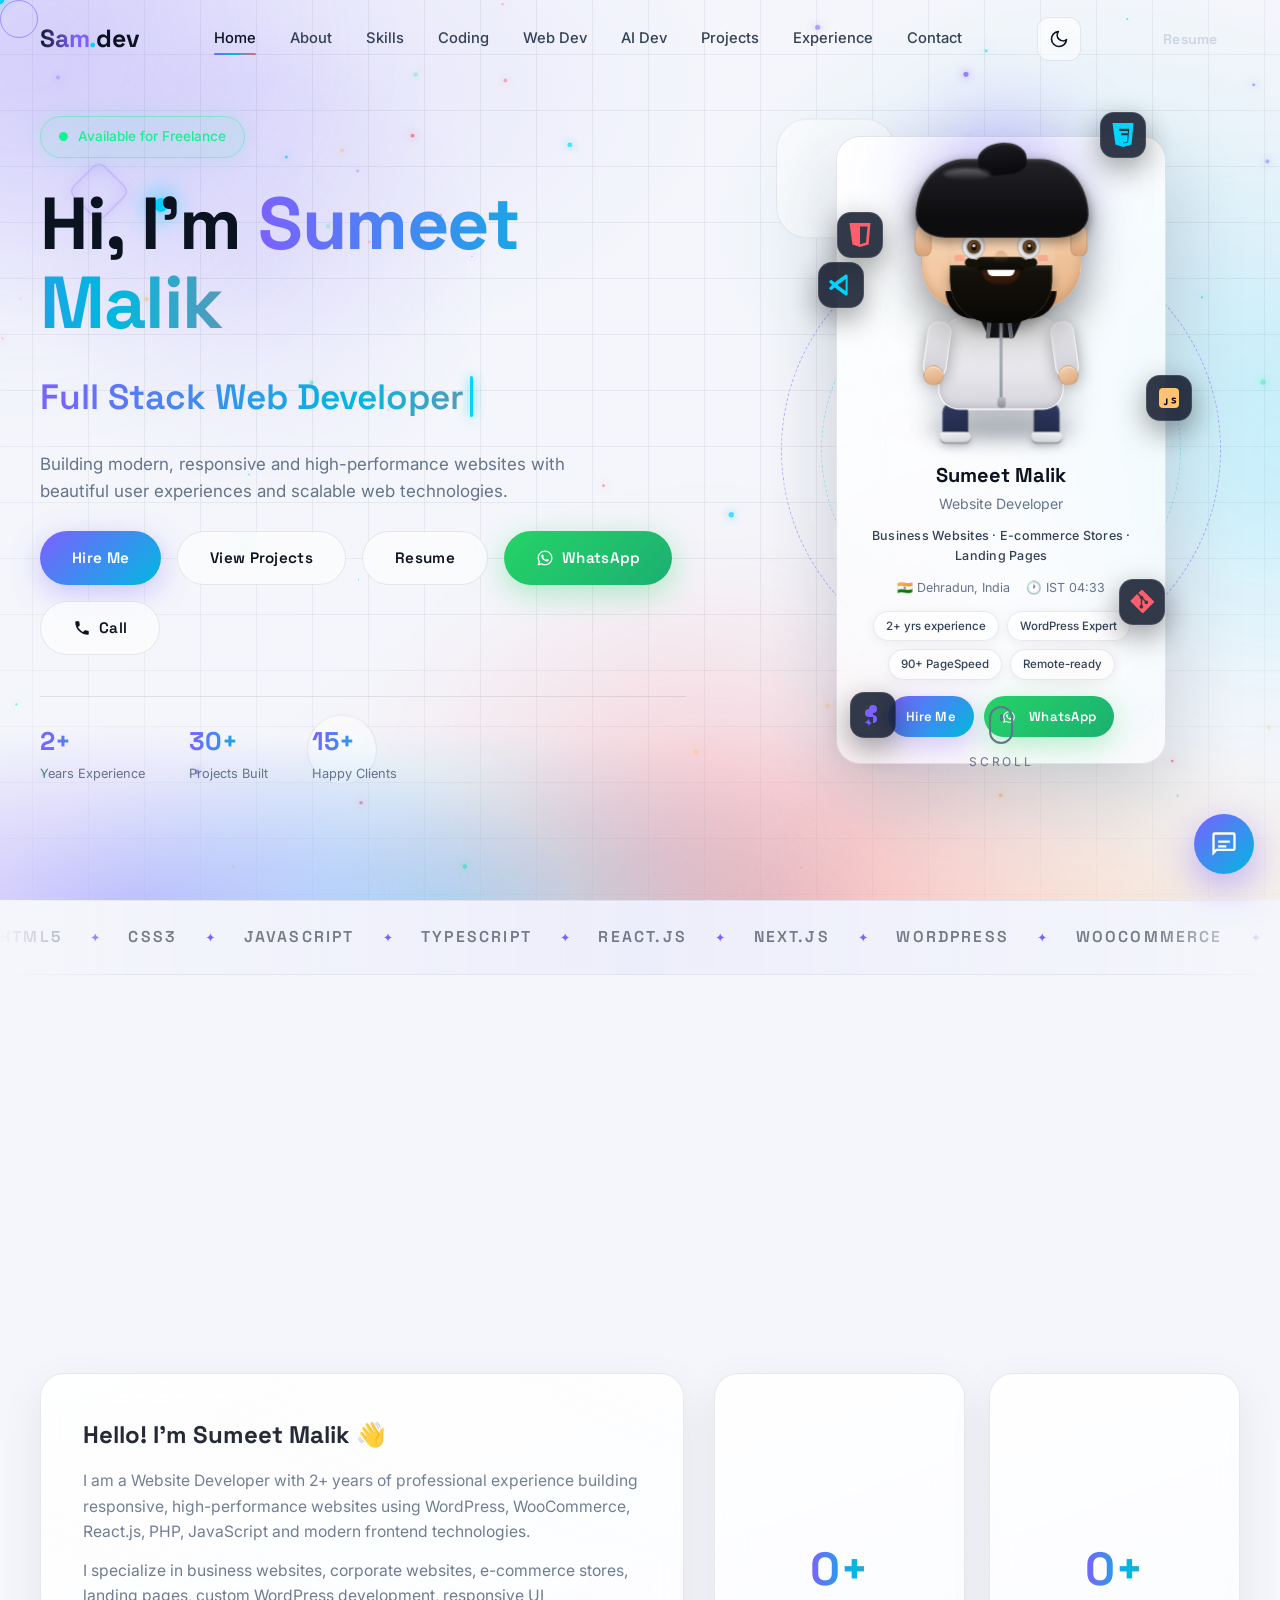
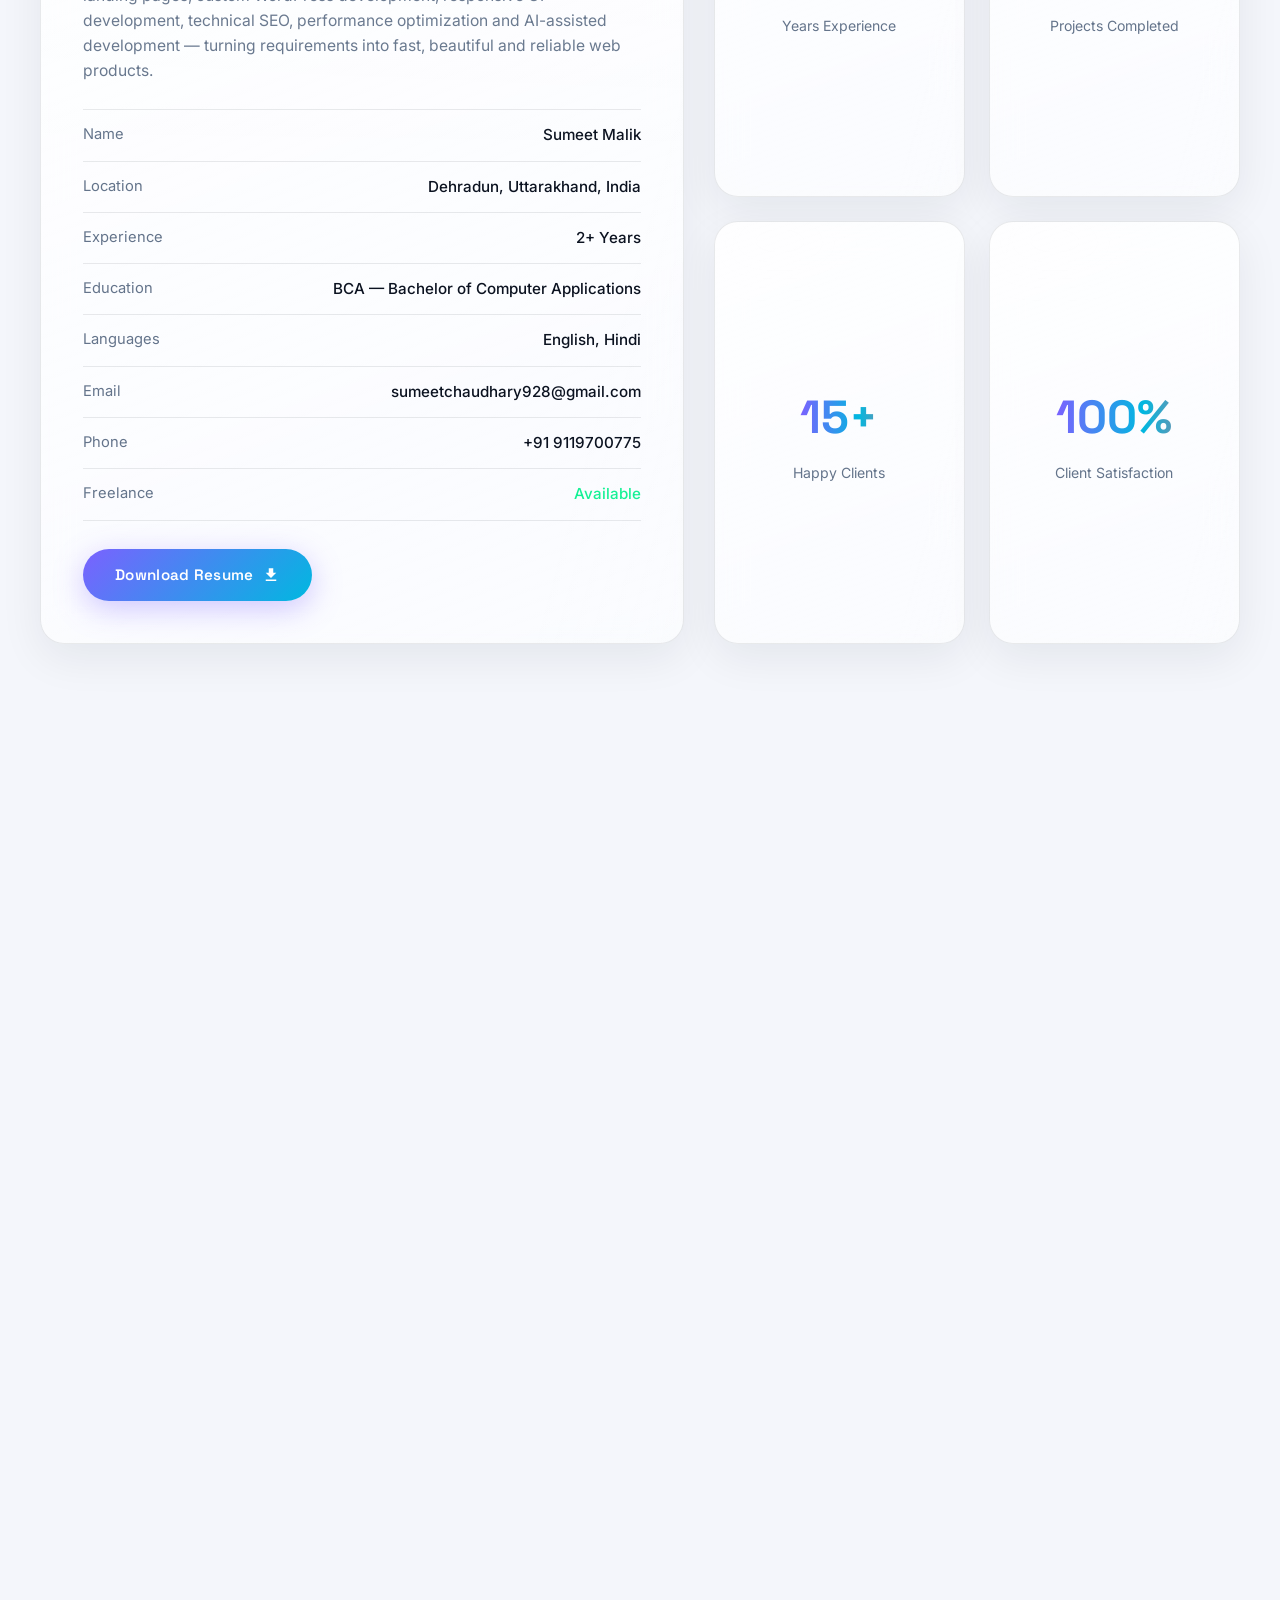
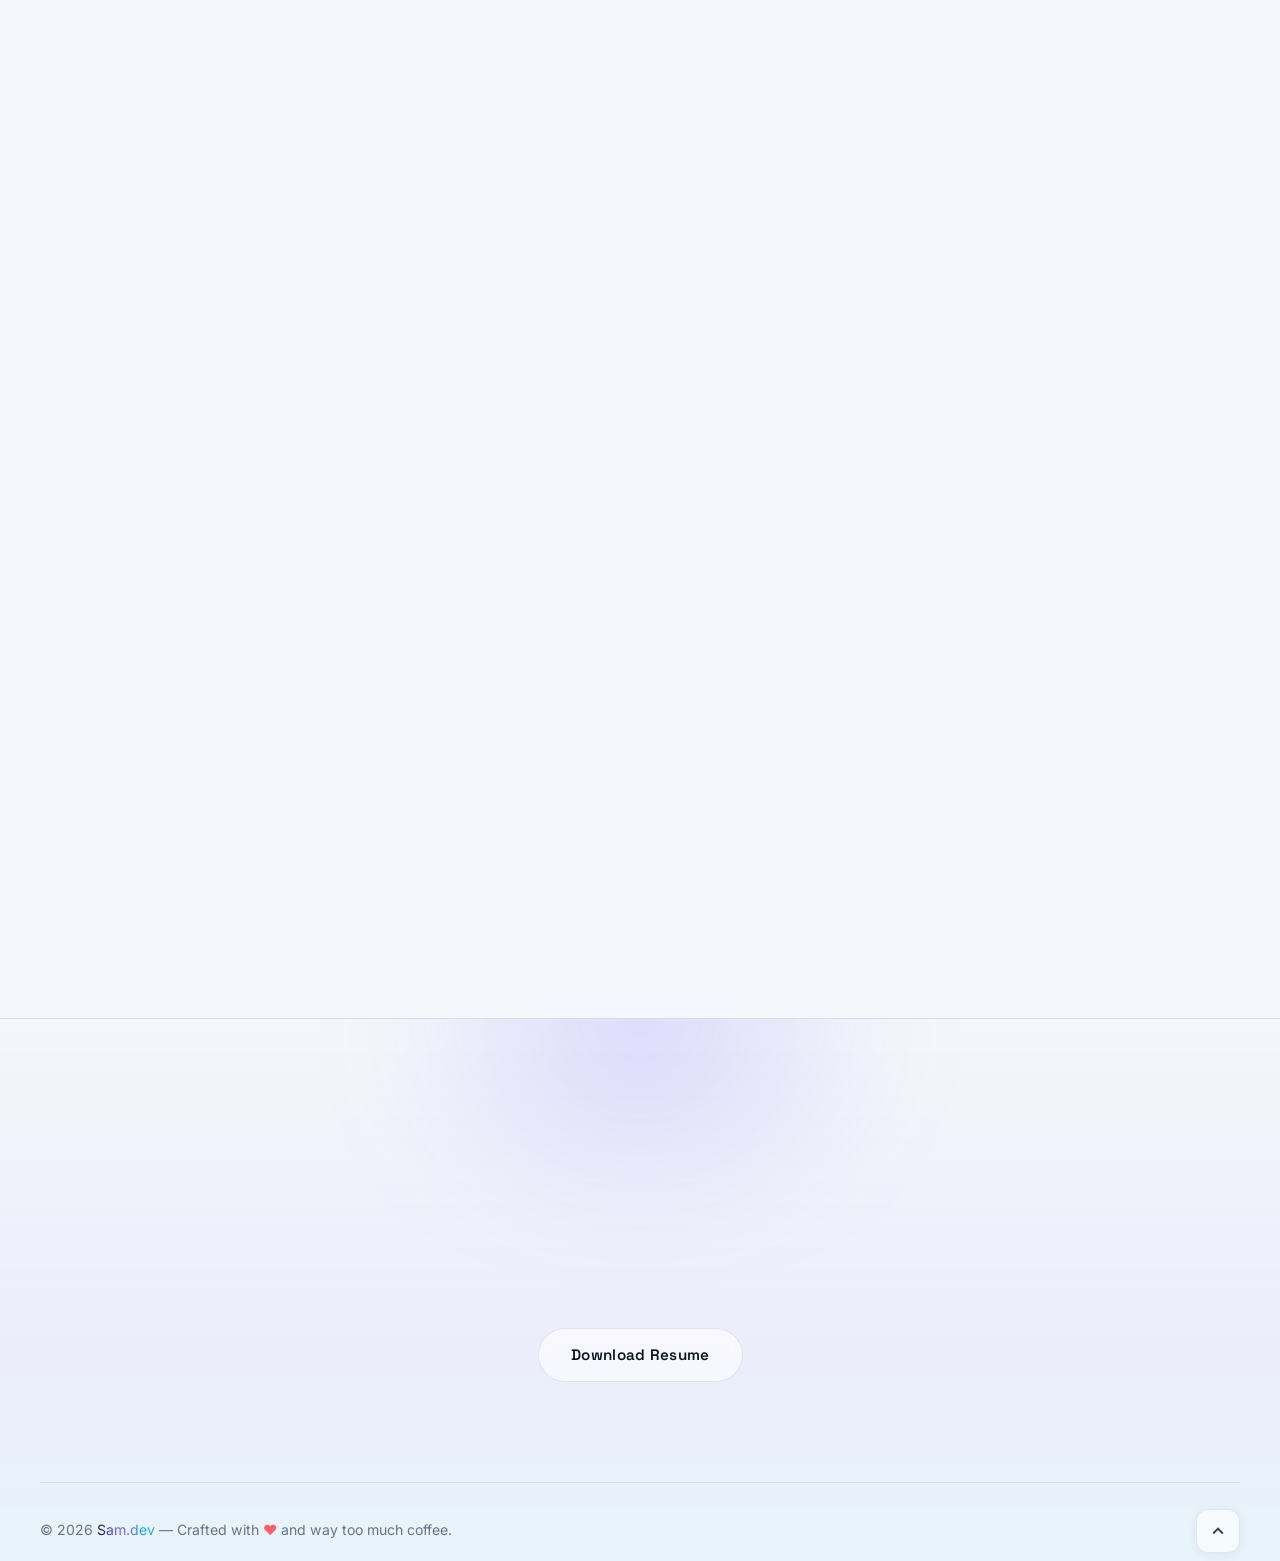
<file: index.html>
<!DOCTYPE html>
<html lang="en">
<head>
  <meta charset="UTF-8" />
  <meta name="viewport" content="width=device-width, initial-scale=1.0, viewport-fit=cover" />
  <meta name="description" content="Sumeet Malik — Full Stack Web Developer & WordPress Developer building modern, responsive and high-performance websites." />
  <meta name="author" content="Sumeet Malik" />
  <meta name="theme-color" content="#050816" />
  <meta name="keywords" content="Sumeet Malik, Full Stack Developer, WordPress Developer, Frontend Developer, Website Developer, Web Developer Dehradun" />
  <meta name="mobile-web-app-capable" content="yes" />
  <meta name="apple-mobile-web-app-capable" content="yes" />
  <meta name="apple-mobile-web-app-status-bar-style" content="black-translucent" />
  <meta name="apple-mobile-web-app-title" content="Sam.dev" />
  <meta name="format-detection" content="telephone=yes" />
  <link rel="apple-touch-icon" href="apple-touch-icon.png" />

  <!-- Open Graph -->
  <meta property="og:type" content="website" />
  <meta property="og:title" id="og-title" content="Sumeet Malik | Full Stack Web Developer" />
  <meta property="og:description" id="og-description" content="Building modern, responsive and high-performance websites with beautiful user experiences and scalable web technologies." />
  <meta property="og:url" id="og-url" content="https://samchaudhary09.github.io/portfolio/" />

  <!-- Twitter -->
  <meta name="twitter:card" content="summary" />
  <meta name="twitter:title" id="tw-title" content="Sumeet Malik | Full Stack Web Developer" />
  <meta name="twitter:description" id="tw-description" content="Building modern, responsive and high-performance websites with beautiful user experiences and scalable web technologies." />

  <title>Sumeet Malik | Full Stack Web Developer & WordPress Developer</title>

  <!-- JSON-LD Person schema — rebuilt from the config object by script.js -->
  <script type="application/ld+json" id="person-jsonld">
  {
    "@context": "https://schema.org",
    "@type": "Person",
    "name": "Sumeet Malik",
    "jobTitle": "Full Stack Web Developer",
    "url": "https://samchaudhary09.github.io/portfolio/",
    "email": "mailto:sumeetchaudhary928@gmail.com",
    "telephone": "+91 9119700775"
  }
  </script>

  <!-- Google Fonts: Space Grotesk (display) + Inter (body) -->
  <link rel="preconnect" href="https://fonts.googleapis.com" />
  <link rel="preconnect" href="https://fonts.gstatic.com" crossorigin />
  <link href="https://fonts.googleapis.com/css2?family=Inter:wght@300;400;500;600;700&family=Space+Grotesk:wght@400;500;600;700&display=swap" rel="stylesheet" />

  <link rel="stylesheet" href="style.css?v=13" />

  <!-- Theme bootstrap: apply saved/system theme before the page paints -->
  <script>
    (function () {
      try {
        var saved = localStorage.getItem('sam-theme');
        var theme = saved || (window.matchMedia('(prefers-color-scheme: light)').matches ? 'light' : 'dark');
        document.documentElement.dataset.theme = theme;
      } catch (e) {
        document.documentElement.dataset.theme = 'dark';
      }
    })();
  </script>
</head>

<body>

  <!-- ============================================================
       BACKGROUND LAYER — fixed animated scene behind everything
  ============================================================= -->
  <div class="bg-scene" aria-hidden="true">
    <div class="bg-gradient"></div>
    <div class="bg-grid"></div>
    <div class="blob blob-1"></div>
    <div class="blob blob-2"></div>
    <div class="blob blob-3"></div>
    <div class="glow-circle glow-1"></div>
    <div class="glow-circle glow-2"></div>
    <canvas id="particles-canvas"></canvas>
  </div>

  <!-- Mouse spotlight that follows the cursor -->
  <div class="spotlight" aria-hidden="true"></div>

  <!-- Custom cursor (desktop only) -->
  <div class="cursor-dot" aria-hidden="true"></div>
  <div class="cursor-ring" aria-hidden="true"></div>

  <!-- Scroll progress bar -->
  <div class="scroll-progress" aria-hidden="true">
    <span class="scroll-progress-bar"></span>
  </div>

  <!-- Page entrance overlay -->
  <div class="page-loader" aria-hidden="true">
    <span class="loader-text"><span data-dev-brand>Sam</span><span class="loader-dot">.</span>dev</span>
  </div>

  <!-- ============================================================
       NAVBAR — sticky glass navigation
  ============================================================= -->
  <header class="navbar" id="navbar">
    <div class="navbar-inner container">

      <!-- Logo -->
      <a href="#home" class="logo" aria-label="Sam.dev — back to top">
        <span class="logo-text" data-dev-brand>Sam</span><span class="logo-dot">.</span>dev
      </a>

      <!-- Desktop navigation -->
      <nav class="nav-links" id="nav-links" aria-label="Primary navigation">
        <a href="#home" class="nav-link active">Home</a>
        <a href="#about" class="nav-link">About</a>
        <a href="#skills" class="nav-link">Skills</a>
        <a href="#coding" class="nav-link">Coding</a>
        <a href="#webdev" class="nav-link">Web Dev</a>
        <a href="#aidev" class="nav-link">AI Dev</a>
        <a href="#projects" class="nav-link">Projects</a>
        <a href="#experience" class="nav-link">Experience</a>
        <a href="#contact" class="nav-link">Contact</a>

        <!-- Resume button (visible on mobile inside the menu) -->
        <a href="#" class="btn btn-sm btn-resume-mobile resume-btn">Resume</a>
      </nav>

      <!-- Theme toggle -->
      <button class="theme-toggle" id="theme-toggle" aria-label="Toggle light / dark mode">
        <svg class="icon-sun" viewBox="0 0 24 24" fill="none" stroke="currentColor" stroke-width="2" stroke-linecap="round" stroke-linejoin="round" aria-hidden="true"><circle cx="12" cy="12" r="4"/><path d="M12 2v2m0 16v2M4.93 4.93l1.41 1.41m11.32 11.32 1.41 1.41M2 12h2m16 0h2M4.93 19.07l1.41-1.41M17.66 6.34l1.41-1.41"/></svg>
        <svg class="icon-moon" viewBox="0 0 24 24" fill="none" stroke="currentColor" stroke-width="2" stroke-linecap="round" stroke-linejoin="round" aria-hidden="true"><path d="M21 12.79A9 9 0 1 1 11.21 3 7 7 0 0 0 21 12.79z"/></svg>
      </button>

      <!-- Resume button (desktop) -->
      <a href="#" class="btn btn-sm btn-resume resume-btn">Resume</a>

      <!-- Hamburger toggle (mobile) -->
      <button class="hamburger" id="hamburger" aria-label="Toggle navigation menu" aria-expanded="false">
        <span class="hamburger-line"></span>
        <span class="hamburger-line"></span>
        <span class="hamburger-line"></span>
      </button>

    </div>
  </header>

  <!-- ============================================================
       HERO SECTION
  ============================================================= -->
  <main>
    <section class="hero section" id="home">

      <!-- Parallax layers: stars, cubes, glass shapes, waves -->
      <div class="parallax-layer layer-stars" aria-hidden="true"></div>
      <div class="parallax-layer layer-cubes" aria-hidden="true"></div>
      <div class="parallax-layer layer-glass" aria-hidden="true"></div>
      <div class="parallax-layer layer-waves" aria-hidden="true"></div>

      <div class="container hero-grid">

        <!-- ============ LEFT: Text content ============ -->
        <div class="hero-content">

          <!-- Availability badge -->
          <div class="hero-badge fade-up">
            <span class="badge-pulse"></span>
            Available for Freelance
          </div>

          <!-- Headline -->
          <h1 class="hero-title fade-up">
            Hi, I'm <span class="gradient-text" data-dev="name">Sumeet Malik</span>
          </h1>

          <!-- Typing animation line -->
          <p class="hero-role fade-up">
            <span class="type-wrap">
              <span class="typed-text" id="typed-text"></span>
              <span class="type-cursor" aria-hidden="true"></span>
            </span>
          </p>

          <!-- Description -->
          <p class="hero-desc fade-up" data-dev="tagline">
            Building modern, responsive and high-performance websites with beautiful user experiences and scalable web technologies.
          </p>

          <!-- Action buttons -->
          <div class="hero-actions fade-up">
            <a href="#contact" class="btn btn-primary magnetic" data-strength="0.35">Hire Me</a>
            <a href="#projects" class="btn btn-ghost magnetic" data-strength="0.35">View Projects</a>
            <a href="#" class="btn btn-ghost magnetic resume-btn" data-strength="0.35">Resume</a>
            <a href="https://wa.me/919119700775" target="_blank" rel="noopener" class="btn btn-whatsapp magnetic" data-dev-href="whatsapp" data-dev-type="link" data-strength="0.35">
              <svg viewBox="0 0 24 24" fill="currentColor" class="whatsapp-icon" aria-hidden="true"><path d="M12.04 2c-5.46 0-9.91 4.45-9.91 9.91 0 1.75.46 3.45 1.32 4.95L2.05 22l5.25-1.38a9.87 9.87 0 0 0 4.74 1.21c5.46 0 9.91-4.45 9.91-9.91S17.5 2 12.04 2zm0 18.15a8.2 8.2 0 0 1-4.19-1.15l-.3-.18-3.12.82.83-3.04-.2-.31a8.2 8.2 0 0 1-1.26-4.38c0-4.54 3.7-8.24 8.24-8.24 4.54 0 8.24 3.7 8.24 8.24 0 4.54-3.7 8.24-8.24 8.24zm4.52-6.16c-.25-.12-1.47-.72-1.69-.81-.23-.08-.39-.12-.56.12-.17.25-.64.81-.78.97-.14.17-.29.19-.54.06-.25-.12-1.05-.39-1.99-1.23-.74-.66-1.23-1.47-1.38-1.72-.14-.25-.02-.38.11-.51.11-.11.25-.29.37-.43.12-.14.17-.25.25-.41.08-.17.04-.31-.02-.43-.06-.12-.56-1.34-.76-1.84-.2-.48-.41-.42-.56-.43h-.48c-.17 0-.43.06-.66.31-.22.25-.86.85-.86 2.07 0 1.22.89 2.4 1.01 2.56.12.17 1.75 2.67 4.23 3.74.59.26 1.05.41 1.41.52.59.19 1.13.16 1.56.1.48-.07 1.47-.6 1.67-1.18.21-.58.21-1.07.15-1.18-.06-.1-.23-.16-.48-.29z"/></svg>
              WhatsApp
            </a>
            <a href="tel:+919119700775" class="btn btn-ghost magnetic" data-dev-href="phone" data-dev-type="tel" data-strength="0.35">
              <svg viewBox="0 0 24 24" fill="currentColor" class="call-icon" aria-hidden="true"><path d="M6.62 10.79c1.44 2.83 3.76 5.14 6.59 6.59l2.2-2.2c.27-.27.67-.36 1.02-.24 1.12.37 2.33.57 3.57.57.55 0 1 .45 1 1V20c0 .55-.45 1-1 1-9.39 0-17-7.61-17-17 0-.55.45-1 1-1h3.5c.55 0 1 .45 1 1 0 1.25.2 2.45.57 3.57.11.35.03.74-.25 1.02l-2.2 2.2z"/></svg>
              Call
            </a>
          </div>

          <!-- Quick stats strip (rendered from config) -->
          <div class="hero-stats fade-up" id="hero-stats"></div>

        </div>

        <!-- ============ RIGHT: Glass profile card ============ -->
        <div class="hero-visual fade-up">

          <!-- Rotating gradient rings -->
          <div class="ring ring-1" aria-hidden="true"></div>
          <div class="ring ring-2" aria-hidden="true"></div>

          <div class="profile-card tilt-card">

            <!-- Glass inner glow -->
            <div class="profile-glow" aria-hidden="true"></div>

            <!-- Interactive 3D mascot — Memoji-style software engineer.
                 Head, body and limbs sit on real 3D layers: he breathes,
                 blinks, tilts toward your cursor, eyes track you, and
                 clicking him triggers an expression + wave + bubble -->
            <div class="avatar" id="avatar" role="img" aria-label="Interactive 3D mascot of Sumeet — click for a reaction">
              <div class="char-scene">
                <div class="char-bot">
                  <div class="char-hood" aria-hidden="true"></div>
                  <div class="char-head">
                    <span class="char-hair" aria-hidden="true"></span>
                    <span class="char-ear left" aria-hidden="true"></span>
                    <span class="char-ear right" aria-hidden="true"></span>
                    <div class="char-face">
                      <span class="char-beard" aria-hidden="true"></span>
                      <span class="char-mustache" aria-hidden="true"></span>
                      <span class="char-mouth" aria-hidden="true"><span class="char-teeth" aria-hidden="true"></span></span>
                      <span class="char-nose" aria-hidden="true"></span>
                      <span class="char-eye left"><span class="char-iris"><span class="pupil"></span></span></span>
                      <span class="char-eye right"><span class="char-iris"><span class="pupil"></span></span></span>
                      <span class="char-brow left" aria-hidden="true"></span>
                      <span class="char-brow right" aria-hidden="true"></span>
                      <span class="char-blush left" aria-hidden="true"></span>
                      <span class="char-blush right" aria-hidden="true"></span>
                    </div>
                  </div>
                  <div class="char-neck" aria-hidden="true"></div>
                  <div class="char-body">
                    <span class="char-tshirt" aria-hidden="true"></span>
                    <span class="char-zip" aria-hidden="true"></span>
                    <span class="char-string left" aria-hidden="true"></span>
                    <span class="char-string right" aria-hidden="true"></span>
                    <div class="char-arm left" aria-hidden="true"><span class="char-hand"></span></div>
                    <div class="char-arm right" aria-hidden="true"><span class="char-hand"></span></div>
                  </div>
                  <div class="char-leg left" aria-hidden="true"></div>
                  <div class="char-leg right" aria-hidden="true"></div>
                </div>
                <div class="char-shadow" aria-hidden="true"></div>
              </div>
              <span class="avatar-bubble" id="avatar-bubble" aria-hidden="true">Hi there! 👋</span>
            </div>

            <!-- Card footer -->
            <div class="profile-info">
              <p class="profile-name" data-dev="name">Sumeet Malik</p>
              <p class="profile-role" data-dev="role">Website Developer</p>
            </div>

            <!-- Niche strip -->
            <p class="profile-niche">
              Business Websites · E-commerce Stores · Landing Pages
            </p>

            <!-- India-focused quick facts -->
            <div class="profile-meta">
              <span class="profile-meta-item">🇮🇳 Dehradun, India</span>
              <span class="profile-meta-item" id="profile-ist-clock">🕐 IST --:--</span>
            </div>

            <div class="profile-chips" aria-label="Highlights">
              <span class="chip">2+ yrs experience</span>
              <span class="chip">WordPress Expert</span>
              <span class="chip">90+ PageSpeed</span>
              <span class="chip">Remote-ready</span>
            </div>

            <div class="profile-cta">
              <a href="#contact" class="btn btn-primary btn-sm-btn magnetic" data-strength="0.3">Hire Me</a>
              <a href="https://wa.me/919119700775" target="_blank" rel="noopener" class="btn btn-whatsapp btn-sm-btn magnetic" data-dev-href="whatsapp" data-dev-type="link" data-strength="0.3">
                <svg viewBox="0 0 24 24" fill="currentColor" class="whatsapp-icon" aria-hidden="true"><path d="M12.04 2c-5.46 0-9.91 4.45-9.91 9.91 0 1.75.46 3.45 1.32 4.95L2.05 22l5.25-1.38a9.87 9.87 0 0 0 4.74 1.21c5.46 0 9.91-4.45 9.91-9.91S17.5 2 12.04 2zm0 18.15a8.2 8.2 0 0 1-4.19-1.15l-.3-.18-3.12.82.83-3.04-.2-.31a8.2 8.2 0 0 1-1.26-4.38c0-4.54 3.7-8.24 8.24-8.24 4.54 0 8.24 3.7 8.24 8.24 0 4.54-3.7 8.24-8.24 8.24zm4.52-6.16c-.25-.12-1.47-.72-1.69-.81-.23-.08-.39-.12-.56.12-.17.25-.64.81-.78.97-.14.17-.29.19-.54.06-.25-.12-1.05-.39-1.99-1.23-.74-.66-1.23-1.47-1.38-1.72-.14-.25-.02-.38.11-.51.11-.11.25-.29.37-.43.12-.14.17-.25.25-.41.08-.17.04-.31-.02-.43-.06-.12-.56-1.34-.76-1.84-.2-.48-.41-.42-.56-.43h-.48c-.17 0-.43.06-.66.31-.22.25-.86.85-.86 2.07 0 1.22.89 2.4 1.01 2.56.12.17 1.75 2.67 4.23 3.74.59.26 1.05.41 1.41.52.59.19 1.13.16 1.56.1.48-.07 1.47-.6 1.67-1.18.21-.58.21-1.07.15-1.18-.06-.1-.23-.16-.48-.29z"/></svg>
                WhatsApp
              </a>
            </div>

            <!-- Floating tech icons -->
            <div class="float-icon icon-html" title="HTML5">
              <svg viewBox="0 0 24 24" fill="currentColor"><path d="M1.5 0h21l-1.91 21.56L12 24 4.41 21.56zM12 21.22l6.04-1.73 1.44-16.1H12z"/></svg>
            </div>
            <div class="float-icon icon-css" title="CSS3">
              <svg viewBox="0 0 24 24" fill="currentColor"><path d="M1.5 0h21l-1.91 21.56L12 24 4.41 21.56zM12 20.6l5.05-1.46 1.2-13.4H8.06l.2 2.22h8.68l-.19 2.1H10l.2 2.25h6.5l-.56 6.34L12 19.88z"/></svg>
            </div>
            <div class="float-icon icon-js" title="JavaScript">
              <svg viewBox="0 0 24 24" fill="currentColor"><rect x="2" y="2" width="20" height="20" rx="4"/><path fill="#050816" d="M10.5 12.5v4.8c0 1.2-.9 1.9-2 1.9-1 0-1.7-.5-2-1.2l1.3-.8c.2.4.4.6.7.6.3 0 .5-.2.5-.7v-4.6h1.5zm6.3-1c-1.3 0-2.2.7-2.2 1.7 0 .8.6 1.3 1.6 1.6l.6.2c.6.2.9.4.9.7 0 .4-.4.6-1 .6-.6 0-1-.2-1.3-.6l-1.2.8c.5.7 1.3 1.1 2.5 1.1 1.5 0 2.5-.7 2.5-1.8 0-.9-.6-1.4-1.7-1.7l-.6-.2c-.5-.2-.8-.3-.8-.6 0-.4.4-.5.9-.5.5 0 .9.2 1.2.5l1-.9c-.5-.7-1.3-1-2.3-1z"/></svg>
            </div>
            <div class="float-icon icon-git" title="Git">
              <svg viewBox="0 0 24 24" fill="currentColor"><path d="M23.55 10.93 13.07.45a1.5 1.5 0 0 0-2.12 0L8.3 3.1l2.68 2.68a1.78 1.78 0 0 1 2.25 2.27l2.58 2.58a1.78 1.78 0 1 1-1.07 1.01L12.2 9.09v6.05a1.78 1.78 0 1 1-1.46-.17V8.99a1.78 1.78 0 0 1-.97-2.33L7.1 4 1.17 9.94a1.5 1.5 0 0 0 0 2.12L11.65 22.55a1.5 1.5 0 0 0 2.12 0l9.78-9.77a1.5 1.5 0 0 0 0-2.12z"/></svg>
            </div>
            <div class="float-icon icon-figma" title="Figma">
              <svg viewBox="0 0 24 24" fill="currentColor"><path d="M12 2a4 4 0 0 0-4 4 4 4 0 0 0-4 4 4 4 0 0 0 4 4h4zm0 0a4 4 0 0 1 4 4 4 4 0 0 1-4 4v-8zM8 16a4 4 0 0 0 4 4 4 4 0 0 0-4 4 4 4 0 0 0-4-4zm0 0v8M12 12a4 4 0 0 1 4 4 4 4 0 0 1-4 4v-8z"/></svg>
            </div>
            <div class="float-icon icon-vscode" title="VS Code">
              <svg viewBox="0 0 24 24" fill="currentColor"><path d="M17.4 1.5a1.5 1.5 0 0 0-1.17.3L5.6 9.5l-3.1-2.4a.9.9 0 0 0-1.15.07L.4 8.14a.75.75 0 0 0 0 1.16l2.6 2.7-2.6 2.7a.75.75 0 0 0 0 1.16l.95.97a.9.9 0 0 0 1.15.07l3.1-2.4 10.63 7.7a1.5 1.5 0 0 0 2.4-1.2V2.7a1.5 1.5 0 0 0-1.23-1.2zM16.6 17.9 8.6 12l8-5.9z"/></svg>
            </div>

          </div>

          <!-- Scroll hint -->
          <a href="#about" class="scroll-hint" aria-label="Scroll to About section">
            <span class="mouse"><span class="wheel"></span></span>
            <span class="scroll-hint-text">Scroll</span>
          </a>

        </div>

      </div>
    </section>

  <!-- ============================================================
       TECH MARQUEE — infinite scrolling skill strip
  ============================================================= -->
  <div class="marquee" aria-hidden="true">
    <div class="marquee-track">
      <span class="marquee-group">
        <span class="mq-item">HTML5</span><span class="mq-sep">✦</span>
        <span class="mq-item">CSS3</span><span class="mq-sep">✦</span>
        <span class="mq-item">JavaScript</span><span class="mq-sep">✦</span>
        <span class="mq-item">TypeScript</span><span class="mq-sep">✦</span>
        <span class="mq-item">React.js</span><span class="mq-sep">✦</span>
        <span class="mq-item">Next.js</span><span class="mq-sep">✦</span>
        <span class="mq-item">WordPress</span><span class="mq-sep">✦</span>
        <span class="mq-item">WooCommerce</span><span class="mq-sep">✦</span>
        <span class="mq-item">PHP</span><span class="mq-sep">✦</span>
        <span class="mq-item">Node.js</span><span class="mq-sep">✦</span>
        <span class="mq-item">MySQL</span><span class="mq-sep">✦</span>
        <span class="mq-item">Tailwind CSS</span><span class="mq-sep">✦</span>
        <span class="mq-item">Technical SEO</span><span class="mq-sep">✦</span>
        <span class="mq-item">AI Development</span><span class="mq-sep">✦</span>
        <span class="mq-item">Git</span><span class="mq-sep">✦</span>
      </span>
      <span class="marquee-group" aria-hidden="true">
        <span class="mq-item">HTML5</span><span class="mq-sep">✦</span>
        <span class="mq-item">CSS3</span><span class="mq-sep">✦</span>
        <span class="mq-item">JavaScript</span><span class="mq-sep">✦</span>
        <span class="mq-item">TypeScript</span><span class="mq-sep">✦</span>
        <span class="mq-item">React.js</span><span class="mq-sep">✦</span>
        <span class="mq-item">Next.js</span><span class="mq-sep">✦</span>
        <span class="mq-item">WordPress</span><span class="mq-sep">✦</span>
        <span class="mq-item">WooCommerce</span><span class="mq-sep">✦</span>
        <span class="mq-item">PHP</span><span class="mq-sep">✦</span>
        <span class="mq-item">Node.js</span><span class="mq-sep">✦</span>
        <span class="mq-item">MySQL</span><span class="mq-sep">✦</span>
        <span class="mq-item">Tailwind CSS</span><span class="mq-sep">✦</span>
        <span class="mq-item">Technical SEO</span><span class="mq-sep">✦</span>
        <span class="mq-item">AI Development</span><span class="mq-sep">✦</span>
        <span class="mq-item">Git</span><span class="mq-sep">✦</span>
      </span>
    </div>
  </div>

  <!-- ============================================================
       ABOUT SECTION
  ============================================================= -->
  <section class="section" id="about">
    <div class="container">

      <!-- Section header -->
      <div class="section-head fade-up">
        <span class="section-tag">// About Me</span>
        <h2 class="section-title">Turning Ideas Into <span class="gradient-text">Digital Reality</span></h2>
        <p class="section-sub">A website developer obsessed with clean code, fast performance and interfaces that just work.</p>
      </div>

      <div class="about-grid">

        <!-- Intro glass card -->
        <div class="glass-card about-card fade-up">
          <h3 class="about-title">Hello! I'm <span data-dev="name">Sumeet Malik</span> 👋</h3>
          <p class="about-text">
            I am a Website Developer with 2+ years of professional experience building responsive,
            high-performance websites using WordPress, WooCommerce, React.js, PHP, JavaScript and
            modern frontend technologies.
          </p>
          <p class="about-text">
            I specialize in business websites, corporate websites, e-commerce stores, landing pages,
            custom WordPress development, responsive UI development, technical SEO, performance
            optimization and AI-assisted development — turning requirements into fast, beautiful
            and reliable web products.
          </p>

          <!-- Personal info rows -->
          <ul class="about-info">
            <li class="info-row">
              <span class="info-label">Name</span>
              <span class="info-value" data-dev="name">Sumeet Malik</span>
            </li>
            <li class="info-row">
              <span class="info-label">Location</span>
              <span class="info-value" data-dev="location">Dehradun, Uttarakhand, India</span>
            </li>
            <li class="info-row">
              <span class="info-label">Experience</span>
              <span class="info-value" data-dev="experience">2+ Years</span>
            </li>
            <li class="info-row">
              <span class="info-label">Education</span>
              <span class="info-value" data-dev="education">BCA — Bachelor of Computer Applications</span>
            </li>
            <li class="info-row">
              <span class="info-label">Languages</span>
              <span class="info-value" data-dev="languages">English, Hindi</span>
            </li>
            <li class="info-row">
              <span class="info-label">Email</span>
              <span class="info-value" data-dev="email">sumeetchaudhary928@gmail.com</span>
            </li>
            <li class="info-row">
              <span class="info-label">Phone</span>
              <span class="info-value" data-dev="phone">+91 9119700775</span>
            </li>
            <li class="info-row">
              <span class="info-label">Freelance</span>
              <span class="info-value freelance-yes">Available</span>
            </li>
          </ul>

          <!-- Resume button -->
          <div class="about-resume">
            <a href="#" class="btn btn-primary resume-btn">
              Download Resume
              <svg viewBox="0 0 24 24" fill="currentColor" class="btn-send-icon"><path d="M19 9h-4V3H9v6H5l7 7 7-7zM5 18v2h14v-2H5z"/></svg>
            </a>
          </div>
        </div>

        <!-- Animated statistics (rendered from config) -->
        <div class="about-stats" id="about-stats"></div>

      </div>
    </div>
  </section>

  <!-- ============================================================
       SKILLS SECTION
  ============================================================= -->
  <section class="section" id="skills">
    <div class="container">

      <div class="section-head fade-up">
        <span class="section-tag">// My Skills</span>
        <h2 class="section-title">Technologies I <span class="gradient-text">Master</span></h2>
        <p class="section-sub">A full-stack toolkit built through real client projects, constant learning and a genuine love for the web.</p>
      </div>

      <div class="skills-grid">

        <div class="skill-card glass-card fade-up">
          <div class="skill-top">
            <span class="skill-icon icon-bg-purple">
              <svg viewBox="0 0 24 24" fill="currentColor"><path d="M1.5 0h21l-1.91 21.56L12 24 4.41 21.56zM12 21.22l6.04-1.73 1.44-16.1H12z"/></svg>
            </span>
            <span class="skill-name">HTML5</span>
          </div>
          <div class="skill-meta">
            <div class="skill-bar"><span class="skill-fill" data-progress="95"></span></div>
            <span class="skill-pct">95%</span>
          </div>
        </div>

        <div class="skill-card glass-card fade-up">
          <div class="skill-top">
            <span class="skill-icon icon-bg-cyan">
              <svg viewBox="0 0 24 24" fill="currentColor"><path d="M1.5 0h21l-1.91 21.56L12 24 4.41 21.56zM12 20.6l5.05-1.46 1.2-13.4H8.06l.2 2.22h8.68l-.19 2.1H10l.2 2.25h6.5l-.56 6.34L12 19.88z"/></svg>
            </span>
            <span class="skill-name">CSS3</span>
          </div>
          <div class="skill-meta">
            <div class="skill-bar"><span class="skill-fill" data-progress="92"></span></div>
            <span class="skill-pct">92%</span>
          </div>
        </div>

        <div class="skill-card glass-card fade-up">
          <div class="skill-top">
            <span class="skill-icon icon-bg-amber">
              <svg viewBox="0 0 24 24" fill="currentColor"><rect x="2" y="2" width="20" height="20" rx="4"/><path fill="#050816" d="M10.5 12.5v4.8c0 1.2-.9 1.9-2 1.9-1 0-1.7-.5-2-1.2l1.3-.8c.2.4.4.6.7.6.3 0 .5-.2.5-.7v-4.6h1.5zm6.3-1c-1.3 0-2.2.7-2.2 1.7 0 .8.6 1.3 1.6 1.6l.6.2c.6.2.9.4.9.7 0 .4-.4.6-1 .6-.6 0-1-.2-1.3-.6l-1.2.8c.5.7 1.3 1.1 2.5 1.1 1.5 0 2.5-.7 2.5-1.8 0-.9-.6-1.4-1.7-1.7l-.6-.2c-.5-.2-.8-.3-.8-.6 0-.4.4-.5.9-.5.5 0 .9.2 1.2.5l1-.9c-.5-.7-1.3-1-2.3-1z"/></svg>
            </span>
            <span class="skill-name">JavaScript (ES6+)</span>
          </div>
          <div class="skill-meta">
            <div class="skill-bar"><span class="skill-fill" data-progress="88"></span></div>
            <span class="skill-pct">88%</span>
          </div>
        </div>

        <div class="skill-card glass-card fade-up">
          <div class="skill-top">
            <span class="skill-icon icon-bg-blue">
              <svg viewBox="0 0 24 24" fill="currentColor"><path d="M9.4 16.6 4.8 12l4.6-4.6L8 6l-6 6 6 6 1.4-1.4zm5.2 0L19.2 12l-4.6-4.6L16 6l6 6-6 6-1.4-1.4z"/></svg>
            </span>
            <span class="skill-name">TypeScript</span>
          </div>
          <div class="skill-meta">
            <div class="skill-bar"><span class="skill-fill" data-progress="80"></span></div>
            <span class="skill-pct">80%</span>
          </div>
        </div>

        <div class="skill-card glass-card fade-up">
          <div class="skill-top">
            <span class="skill-icon icon-bg-cyan">
              <svg viewBox="0 0 24 24" fill="currentColor"><circle cx="12" cy="12" r="2.2"/><ellipse cx="12" cy="12" rx="10" ry="4.2" fill="none" stroke="currentColor" stroke-width="1.4"/><ellipse cx="12" cy="12" rx="10" ry="4.2" fill="none" stroke="currentColor" stroke-width="1.4" transform="rotate(60 12 12)"/><ellipse cx="12" cy="12" rx="10" ry="4.2" fill="none" stroke="currentColor" stroke-width="1.4" transform="rotate(120 12 12)"/></svg>
            </span>
            <span class="skill-name">React.js</span>
          </div>
          <div class="skill-meta">
            <div class="skill-bar"><span class="skill-fill" data-progress="86"></span></div>
            <span class="skill-pct">86%</span>
          </div>
        </div>

        <div class="skill-card glass-card fade-up">
          <div class="skill-top">
            <span class="skill-icon icon-bg-green">
              <svg viewBox="0 0 24 24" fill="currentColor"><path d="M12 2a10 10 0 1 0 0 20 10 10 0 0 0 0-20zm1.5 15.5v-5.2l-3 3-1-1 4-4 4 4-1 1-3-3v5.2h0zM9.2 7h6v1.6h-6z"/></svg>
            </span>
            <span class="skill-name">Next.js</span>
          </div>
          <div class="skill-meta">
            <div class="skill-bar"><span class="skill-fill" data-progress="78"></span></div>
            <span class="skill-pct">78%</span>
          </div>
        </div>

        <div class="skill-card glass-card fade-up">
          <div class="skill-top">
            <span class="skill-icon icon-bg-purple">
              <svg viewBox="0 0 24 24" fill="currentColor"><circle cx="12" cy="12" r="9" fill="none" stroke="currentColor" stroke-width="1.8"/><path d="M8 8.5 12 15l4-6.5M9.3 12.4h5.4" fill="none" stroke="currentColor" stroke-width="1.8" stroke-linecap="round" stroke-linejoin="round"/></svg>
            </span>
            <span class="skill-name">WordPress</span>
          </div>
          <div class="skill-meta">
            <div class="skill-bar"><span class="skill-fill" data-progress="94"></span></div>
            <span class="skill-pct">94%</span>
          </div>
        </div>

        <div class="skill-card glass-card fade-up">
          <div class="skill-top">
            <span class="skill-icon icon-bg-pink">
              <svg viewBox="0 0 24 24" fill="currentColor"><circle cx="9" cy="20" r="1.7"/><circle cx="17" cy="20" r="1.7"/><path d="M3 3h2l2.6 12.4a1 1 0 0 0 1 .8h8.9a1 1 0 0 0 1-.8L21 7H6"/></svg>
            </span>
            <span class="skill-name">WooCommerce</span>
          </div>
          <div class="skill-meta">
            <div class="skill-bar"><span class="skill-fill" data-progress="90"></span></div>
            <span class="skill-pct">90%</span>
          </div>
        </div>

        <div class="skill-card glass-card fade-up">
          <div class="skill-top">
            <span class="skill-icon icon-bg-green">
              <svg viewBox="0 0 24 24" fill="currentColor"><path d="M8 3H5a2 2 0 0 0-2 2v3c0 1.1-.9 2-2 2 1.1 0 2 .9 2 2v3a2 2 0 0 0 2 2h3M16 3h3a2 2 0 0 1 2 2v3c0 1.1.9 2 2 2-1.1 0-2 .9-2 2v3a2 2 0 0 1-2 2h-3"/></svg>
            </span>
            <span class="skill-name">PHP</span>
          </div>
          <div class="skill-meta">
            <div class="skill-bar"><span class="skill-fill" data-progress="82"></span></div>
            <span class="skill-pct">82%</span>
          </div>
        </div>

        <div class="skill-card glass-card fade-up">
          <div class="skill-top">
            <span class="skill-icon icon-bg-green">
              <svg viewBox="0 0 24 24" fill="currentColor"><path d="M12 1 2 6.5v11L12 23l10-5.5v-11L12 1zm0 2.6 7.4 4.1v8.1L12 20.4l-7.4-4.1V7.7L12 3.6z"/><circle cx="12" cy="12" r="2.6"/></svg>
            </span>
            <span class="skill-name">Node.js</span>
          </div>
          <div class="skill-meta">
            <div class="skill-bar"><span class="skill-fill" data-progress="76"></span></div>
            <span class="skill-pct">76%</span>
          </div>
        </div>

        <div class="skill-card glass-card fade-up">
          <div class="skill-top">
            <span class="skill-icon icon-bg-blue">
              <svg viewBox="0 0 24 24" fill="currentColor"><path d="M19 8.5a7.5 7.5 0 1 0 0 7" fill="none" stroke="currentColor" stroke-width="2.2" stroke-linecap="round"/><path d="M19 12.2h.01" stroke="currentColor" stroke-width="2.2" stroke-linecap="round"/></svg>
            </span>
            <span class="skill-name">C Language</span>
          </div>
          <div class="skill-meta">
            <div class="skill-bar"><span class="skill-fill" data-progress="72"></span></div>
            <span class="skill-pct">72%</span>
          </div>
        </div>

        <div class="skill-card glass-card fade-up">
          <div class="skill-top">
            <span class="skill-icon icon-bg-green">
              <svg viewBox="0 0 24 24" fill="currentColor"><ellipse cx="12" cy="5" rx="8" ry="3"/><path d="M4 5v14c0 1.66 3.58 3 8 3s8-1.34 8-3V5"/><path d="M4 12c0 1.66 3.58 3 8 3s8-1.34 8-3"/></svg>
            </span>
            <span class="skill-name">MySQL</span>
          </div>
          <div class="skill-meta">
            <div class="skill-bar"><span class="skill-fill" data-progress="80"></span></div>
            <span class="skill-pct">80%</span>
          </div>
        </div>

        <div class="skill-card glass-card fade-up">
          <div class="skill-top">
            <span class="skill-icon icon-bg-pink">
              <svg viewBox="0 0 24 24" fill="currentColor"><path d="M23.55 10.93 13.07.45a1.5 1.5 0 0 0-2.12 0L8.3 3.1l2.68 2.68a1.78 1.78 0 0 1 2.25 2.27l2.58 2.58a1.78 1.78 0 1 1-1.07 1.01L12.2 9.09v6.05a1.78 1.78 0 1 1-1.46-.17V8.99a1.78 1.78 0 0 1-.97-2.33L7.1 4 1.17 9.94a1.5 1.5 0 0 0 0 2.12L11.65 22.55a1.5 1.5 0 0 0 2.12 0l9.78-9.77a1.5 1.5 0 0 0 0-2.12z"/></svg>
            </span>
            <span class="skill-name">Git</span>
          </div>
          <div class="skill-meta">
            <div class="skill-bar"><span class="skill-fill" data-progress="90"></span></div>
            <span class="skill-pct">90%</span>
          </div>
        </div>

        <div class="skill-card glass-card fade-up">
          <div class="skill-top">
            <span class="skill-icon icon-bg-purple">
              <svg viewBox="0 0 24 24" fill="currentColor"><path d="M12 .297c-6.63 0-12 5.373-12 12 0 5.303 3.438 9.8 8.205 11.385.6.113.82-.258.82-.577 0-.285-.01-1.04-.015-2.04-3.338.724-4.042-1.61-4.042-1.61C4.422 18.07 3.633 17.7 3.633 17.7c-1.087-.744.084-.729.084-.729 1.205.084 1.838 1.236 1.838 1.236 1.07 1.835 2.809 1.305 3.495.998.108-.776.417-1.305.76-1.605-2.665-.3-5.466-1.332-5.466-5.93 0-1.31.465-2.38 1.235-3.22-.135-.303-.54-1.523.105-3.176 0 0 1.005-.322 3.3 1.23.96-.267 1.98-.399 3-.405 1.02.006 2.04.138 3 .405 2.28-1.552 3.285-1.23 3.285-1.23.645 1.653.24 2.873.12 3.176.765.84 1.23 1.91 1.23 3.22 0 4.61-2.805 5.625-5.475 5.92.42.36.81 1.096.81 2.22 0 1.606-.015 2.896-.015 3.286 0 .315.21.69.825.57C20.565 22.092 24 17.592 24 12.297c0-6.627-5.373-12-12-12"/></svg>
            </span>
            <span class="skill-name">GitHub</span>
          </div>
          <div class="skill-meta">
            <div class="skill-bar"><span class="skill-fill" data-progress="92"></span></div>
            <span class="skill-pct">92%</span>
          </div>
        </div>

        <div class="skill-card glass-card fade-up">
          <div class="skill-top">
            <span class="skill-icon icon-bg-blue">
              <svg viewBox="0 0 24 24" fill="currentColor"><circle cx="11" cy="11" r="7"/><path d="m21 21-4.35-4.35"/></svg>
            </span>
            <span class="skill-name">Technical SEO</span>
          </div>
          <div class="skill-meta">
            <div class="skill-bar"><span class="skill-fill" data-progress="88"></span></div>
            <span class="skill-pct">88%</span>
          </div>
        </div>

        <div class="skill-card glass-card fade-up">
          <div class="skill-top">
            <span class="skill-icon icon-bg-pink">
              <svg viewBox="0 0 24 24" fill="currentColor"><path d="M13 2 3 14h7l-1 8 11-12h-7l1-8z"/></svg>
            </span>
            <span class="skill-name">Performance Optimization</span>
          </div>
          <div class="skill-meta">
            <div class="skill-bar"><span class="skill-fill" data-progress="92"></span></div>
            <span class="skill-pct">92%</span>
          </div>
        </div>

      </div>

      <!-- Toolbox: grouped additional skills -->
      <div class="toolbox-grid">

        <div class="toolbox-card glass-card fade-up">
          <div class="toolbox-top">
            <span class="toolbox-icon icon-bg-cyan">
              <svg viewBox="0 0 24 24" fill="currentColor"><path d="M21 16V6a1 1 0 0 0-1-1H4a1 1 0 0 0-1 1v10a1 1 0 0 0 1 1h7v2H8v2h8v-2h-3v-2h7a1 1 0 0 0 1-1z"/></svg>
            </span>
            <h3 class="toolbox-title">Frontend</h3>
          </div>
          <div class="skill-chips">
            <span class="chip">Tailwind CSS</span>
            <span class="chip">Bootstrap</span>
            <span class="chip">Wix</span>
            <span class="chip">Responsive Design</span>
          </div>
        </div>

        <div class="toolbox-card glass-card fade-up">
          <div class="toolbox-top">
            <span class="toolbox-icon icon-bg-green">
              <svg viewBox="0 0 24 24" fill="currentColor"><rect x="3" y="4" width="18" height="7" rx="2"/><rect x="3" y="13" width="18" height="7" rx="2"/><circle cx="7" cy="7.5" r="1"/><circle cx="7" cy="16.5" r="1"/></svg>
            </span>
            <h3 class="toolbox-title">Backend & CMS</h3>
          </div>
          <div class="skill-chips">
            <span class="chip">Express.js</span>
            <span class="chip">MySQL</span>
            <span class="chip">MongoDB</span>
            <span class="chip">cPanel</span>
            <span class="chip">Elementor Pro</span>
          </div>
        </div>

        <div class="toolbox-card glass-card fade-up">
          <div class="toolbox-top">
            <span class="toolbox-icon icon-bg-blue">
              <svg viewBox="0 0 24 24" fill="currentColor"><path d="M4 21c0-3 2.5-5.5 6-6.5l-1.8-3.5 3.3-3.3c.5-.5 1.3-.5 1.8 0l4 4c.5.5.5 1.3 0 1.8l-3.3 3.3L10.5 15C9.5 18.5 7 21 4 21zM15.5 3.5l5 5-2 2-5-5 2-2z"/></svg>
            </span>
            <h3 class="toolbox-title">SEO & Deployment</h3>
          </div>
          <div class="skill-chips">
            <span class="chip">Rank Math SEO</span>
            <span class="chip">Core Web Vitals</span>
            <span class="chip">Cloudflare</span>
            <span class="chip">Vercel</span>
            <span class="chip">npm</span>
          </div>
        </div>

        <div class="toolbox-card glass-card fade-up">
          <div class="toolbox-top">
            <span class="toolbox-icon icon-bg-amber">
              <svg viewBox="0 0 24 24" fill="currentColor"><path d="M4 21v-7M4 10V3M12 21v-9M12 8V3M20 21v-5M20 12V3M1 14h6M9 8h6M17 16h6"/></svg>
            </span>
            <h3 class="toolbox-title">Tools & Workflow</h3>
          </div>
          <div class="skill-chips">
            <span class="chip">Git</span>
            <span class="chip">GitHub</span>
            <span class="chip">VS Code</span>
            <span class="chip">Figma</span>
            <span class="chip">Postman</span>
            <span class="chip">AI Tools</span>
          </div>
        </div>

      </div>
    </div>
  </section>

  <!-- ============================================================
       CODING SECTION — programming & algorithms showcase
  ============================================================= -->
  <section class="section" id="coding">
    <div class="container">

      <div class="section-head fade-up">
        <span class="section-tag">// Coding</span>
        <h2 class="section-title">Logic, Algorithms & <span class="gradient-text">Clean Code</span></h2>
        <p class="section-sub">Beyond the browser — strong programming fundamentals, data structures and a problem-solving mindset.</p>
      </div>

      <div class="coding-grid">

        <!-- Code editor window -->
        <div class="code-window glass-card fade-up">
          <div class="code-header">
            <span class="code-dots" aria-hidden="true">
              <span class="dot red"></span>
              <span class="dot yellow"></span>
              <span class="dot green"></span>
            </span>
            <span class="code-tabs" id="code-tabs">
              <button type="button" class="code-tab active" data-tab="c">main.c</button>
              <button type="button" class="code-tab" data-tab="js">utils.js</button>
              <button type="button" class="code-tab" data-tab="php">functions.php</button>
            </span>
            <span class="code-lang" id="code-lang">C</span>
          </div>

          <pre class="code-body"><code class="code-block active" data-block="c"><div class="code-line"><span class="line-no">1</span><span class="tok-comment">// Efficient search with early exit</span></div>
<div class="code-line"><span class="line-no">2</span><span class="tok-keyword">int</span> <span class="tok-fn">search</span>(<span class="tok-keyword">int</span> arr[], <span class="tok-keyword">int</span> n, <span class="tok-keyword">int</span> key) {</div>
<div class="code-line"><span class="line-no">3</span>    <span class="tok-keyword">for</span> (<span class="tok-keyword">int</span> i = <span class="tok-num">0</span>; i &lt; n; i++) {</div>
<div class="code-line"><span class="line-no">4</span>        <span class="tok-keyword">if</span> (arr[i] == key)</div>
<div class="code-line"><span class="line-no">5</span>            <span class="tok-keyword">return</span> i;   <span class="tok-comment">// O(1) best case</span></div>
<div class="code-line"><span class="line-no">6</span>    }</div>
<div class="code-line"><span class="line-no">7</span>    <span class="tok-keyword">return</span> <span class="tok-num">-1</span>;   <span class="tok-comment">// not found</span></div>
<div class="code-line"><span class="line-no">8</span>}</div></code><code class="code-block" data-block="js"><div class="code-line"><span class="line-no">1</span><span class="tok-comment">// Debounce — throttle rapid events</span></div>
<div class="code-line"><span class="line-no">2</span><span class="tok-keyword">const</span> <span class="tok-fn">debounce</span> = (fn, wait = <span class="tok-num">300</span>) => {</div>
<div class="code-line"><span class="line-no">3</span>    <span class="tok-keyword">let</span> timer;</div>
<div class="code-line"><span class="line-no">4</span>    <span class="tok-keyword">return</span> (...args) => {</div>
<div class="code-line"><span class="line-no">5</span>        clearTimeout(timer);</div>
<div class="code-line"><span class="line-no">6</span>        timer = setTimeout(() =&gt; fn(...args), wait);</div>
<div class="code-line"><span class="line-no">7</span>    };</div>
<div class="code-line"><span class="line-no">8</span>};</div></code><code class="code-block" data-block="php"><div class="code-line"><span class="line-no">1</span><span class="tok-comment">// Clean WooCommerce product query</span></div>
<div class="code-line"><span class="line-no">2</span><span class="tok-var">$products</span> = wc_get_products([</div>
<div class="code-line"><span class="line-no">3</span>    <span class="tok-str">'limit'</span>   =&gt; <span class="tok-num">8</span>,</div>
<div class="code-line"><span class="line-no">4</span>    <span class="tok-str">'status'</span>  =&gt; <span class="tok-str">'publish'</span>,</div>
<div class="code-line"><span class="line-no">5</span>    <span class="tok-str">'orderby'</span> =&gt; <span class="tok-str">'popularity'</span>,</div>
<div class="code-line"><span class="line-no">6</span>]);</div>
<div class="code-line"><span class="line-no">7</span></div>
<div class="code-line"><span class="line-no">8</span><span class="tok-keyword">foreach</span> (<span class="tok-var">$products</span> <span class="tok-keyword">as</span> <span class="tok-var">$product</span>) {</div>
<div class="code-line"><span class="line-no">9</span>    render_card(<span class="tok-var">$product</span>);</div>
<div class="code-line"><span class="line-no">10</span>}</div></code></pre>
        </div>

        <!-- Coding side cards -->
        <div class="coding-side">

          <div class="coding-card glass-card fade-up">
            <span class="coding-icon icon-bg-purple">
              <svg viewBox="0 0 24 24" fill="currentColor"><path d="M12 3 3 8l9 5 9-5-9-5zm-9 9 9 5 9-5-9 5z"/></svg>
            </span>
            <div>
              <h3 class="coding-title">Data Structures & Algorithms</h3>
              <p class="coding-desc">Arrays, linked lists, trees and graphs — the foundations behind every fast feature I ship.</p>
            </div>
          </div>

          <div class="coding-card glass-card fade-up">
            <span class="coding-icon icon-bg-cyan">
              <svg viewBox="0 0 24 24" fill="currentColor"><path d="M12 2 4 5v6c0 5 3.4 9.7 8 11 4.6-1.3 8-6 8-11V5l-8-3zm4 10h-3v3h-2v-3H8v-2h3V7h2v3h3v2z"/></svg>
            </span>
            <div>
              <h3 class="coding-title">Problem Solving</h3>
              <p class="coding-desc">Breaking complex problems into simple, testable pieces — 200+ problems solved across platforms.</p>
            </div>
          </div>

          <div class="coding-card glass-card fade-up">
            <span class="coding-icon icon-bg-green">
              <svg viewBox="0 0 24 24" fill="currentColor"><path d="M9 16.17 4.83 12l-1.42 1.41L9 19 21 7l-1.41-1.41z"/></svg>
            </span>
            <div>
              <h3 class="coding-title">Clean Code</h3>
              <p class="coding-desc">Readable, maintainable code with meaningful names, focused functions and zero guesswork.</p>
            </div>
          </div>

          <div class="coding-card glass-card fade-up">
            <span class="coding-icon icon-bg-pink">
              <svg viewBox="0 0 24 24" fill="currentColor"><path d="M13 2 3 14h7l-1 8 11-12h-7l1-8z"/></svg>
            </span>
            <div>
              <h3 class="coding-title">Performance Mindset</h3>
              <p class="coding-desc">Writing code that runs fast, uses less memory and scales — measured, not guessed.</p>
            </div>
          </div>

          <div class="coding-chips fade-up">
            <span class="chip">C</span>
            <span class="chip">JavaScript</span>
            <span class="chip">PHP</span>
            <span class="chip">SQL</span>
          </div>

        </div>
      </div>
    </div>
  </section>

  <!-- ============================================================
       WEB DEVELOPMENT SECTION — dedicated to website development
  ============================================================= -->
  <section class="section" id="webdev">
    <div class="container">

      <div class="section-head fade-up">
        <span class="section-tag">// Web Development</span>
        <h2 class="section-title">Website Development, <span class="gradient-text">End to End</span></h2>
        <p class="section-sub">From a blank canvas to a fast, secure, SEO-ready website — every stage handled by me.</p>
      </div>

      <div class="webdev-grid">

        <!-- Left: what I build -->
        <div class="glass-card webdev-card fade-up">
          <h3 class="webdev-title">What I build</h3>
          <p class="webdev-text">
            Business websites, corporate websites, e-commerce stores and landing pages — engineered to
            look premium, load fast and convert visitors into customers.
          </p>
          <ul class="webdev-list">
            <li>Fully responsive on every device</li>
            <li>90+ PageSpeed / Core Web Vitals scores</li>
            <li>SEO-ready semantic structure</li>
            <li>SSL, security & daily backups</li>
            <li>Easy to manage — no developer needed</li>
          </ul>
        </div>

        <!-- Right: browser mockup — animates a website being created -->
        <div class="browser-window glass-card fade-up" aria-label="Animation of a website being built">
          <div class="browser-bar">
            <span class="code-dots" aria-hidden="true">
              <span class="dot red"></span>
              <span class="dot yellow"></span>
              <span class="dot green"></span>
            </span>
            <span class="browser-url">https://samchaudhary09.github.io/portfolio/</span>
            <span class="browser-status" aria-hidden="true">
              <span class="browser-status-dot"></span>
              <span class="st-build">Building…</span>
              <span class="st-done">Deployed ✓</span>
            </span>
          </div>
          <div class="browser-progress" aria-hidden="true"><span class="browser-progress-bar"></span></div>
          <div class="browser-body">
            <div class="browser-nav">
              <span class="browser-logo"></span>
              <span class="browser-link"></span>
              <span class="browser-link"></span>
              <span class="browser-link"></span>
              <span class="browser-cta"></span>
            </div>
            <div class="browser-hero">
              <div class="browser-hero-text">
                <span class="browser-line w80"></span>
                <span class="browser-line w60"></span>
                <span class="browser-line w45"></span>
                <span class="browser-pill"></span>
                <span class="browser-cursor" aria-hidden="true"></span>
              </div>
              <div class="browser-visual">
                <span class="browser-shape s1"></span>
                <span class="browser-shape s2"></span>
                <span class="browser-shape s3"></span>
                <span class="browser-check" aria-hidden="true">✓</span>
              </div>
            </div>
            <div class="browser-cards">
              <span class="browser-card"></span>
              <span class="browser-card"></span>
              <span class="browser-card"></span>
            </div>
          </div>
        </div>

      </div>

      <!-- Development process -->
      <div class="process-steps">

        <div class="process-card glass-card fade-up">
          <span class="step-num">01</span>
          <h3 class="process-title">Discover & Plan</h3>
          <p class="process-desc">Goals, audience, structure and content strategy — mapped before a single line of code.</p>
        </div>

        <div class="process-card glass-card fade-up">
          <span class="step-num">02</span>
          <h3 class="process-title">Design & Prototype</h3>
          <p class="process-desc">Wireframes and pixel-perfect UI in Figma — approved by you before development starts.</p>
        </div>

        <div class="process-card glass-card fade-up">
          <span class="step-num">03</span>
          <h3 class="process-title">Develop & Integrate</h3>
          <p class="process-desc">Responsive frontend, WordPress/WooCommerce setup, APIs and payments — built clean and fast.</p>
        </div>

        <div class="process-card glass-card fade-up">
          <span class="step-num">04</span>
          <h3 class="process-title">Optimize & Launch</h3>
          <p class="process-desc">Performance, SEO, security checks — then deployment, DNS and post-launch support.</p>
        </div>

      </div>
    </div>
  </section>

  <!-- ============================================================
       AI DEVELOPMENT SECTION — website development using AI
  ============================================================= -->
  <section class="section" id="aidev">
    <div class="container">

      <div class="section-head fade-up">
        <span class="section-tag">// AI Development</span>
        <h2 class="section-title">Website Development With <span class="gradient-text">AI</span></h2>
        <p class="section-sub">AI-assisted workflows that deliver production-quality websites faster — without cutting corners.</p>
      </div>

      <div class="aidev-grid">

        <!-- Terminal window -->
        <div class="terminal glass-card fade-up" id="terminal">
          <div class="terminal-header">
            <span class="code-dots" aria-hidden="true">
              <span class="dot red"></span>
              <span class="dot yellow"></span>
              <span class="dot green"></span>
            </span>
            <span class="terminal-title">ai-workflow — zsh</span>
          </div>
          <div class="terminal-body">
            <div class="terminal-line" style="--i: 0"><span class="t-prompt">$</span> craft --type hero --style glassmorphism --responsive</div>
            <div class="terminal-line" style="--i: 1"><span class="t-ai">⚡</span> AI generating component variants...</div>
            <div class="terminal-line" style="--i: 2"><span class="t-ai">✓</span> 4 variants generated in 6.2s</div>
            <div class="terminal-line" style="--i: 3"><span class="t-prompt">$</span> review --auto --optimize</div>
            <div class="terminal-line" style="--i: 4"><span class="t-ok">✓</span> 0 errors · 0 warnings · 3 optimizations applied</div>
            <div class="terminal-line" style="--i: 5"><span class="t-prompt">$</span> deploy --production</div>
            <div class="terminal-line" style="--i: 6"><span class="t-ai">🚀</span> Live at <span data-dev="website">https://samchaudhary09.github.io/portfolio/</span> · build 2.1s</div>
            <div class="terminal-line" style="--i: 7"><span class="t-cursor">▍</span></div>
          </div>
        </div>

        <!-- AI capability cards -->
        <div class="aidev-cards">

          <div class="coding-card glass-card fade-up">
            <span class="coding-icon icon-bg-purple">
              <svg viewBox="0 0 24 24" fill="currentColor"><path d="M12 2a3 3 0 0 1 3 3v5a3 3 0 0 1-2 2.83V15h5a2 2 0 0 1 2 2v1a3 3 0 1 1-2 0v-1h-5v3.17A3 3 0 0 1 9 23a3 3 0 0 1-2-5.17V9a3 3 0 0 1-2-2.83V7a3 3 0 0 1 5-2.2A3 3 0 0 1 12 2z"/></svg>
            </span>
            <div>
              <h3 class="coding-title">Prompt Engineering</h3>
              <p class="coding-desc">Precise, structured prompts that turn AI into a senior pair-programmer — not a guesser.</p>
            </div>
          </div>

          <div class="coding-card glass-card fade-up">
            <span class="coding-icon icon-bg-cyan">
              <svg viewBox="0 0 24 24" fill="currentColor"><path d="M12 2 2 7l10 5 10-5-10-5zM2 17l10 5 10-5M2 12l10 5 10-5"/></svg>
            </span>
            <div>
              <h3 class="coding-title">AI-Assisted Coding</h3>
              <p class="coding-desc">Generating, refactoring and debugging code with AI — reviewed and polished by a human.</p>
            </div>
          </div>

          <div class="coding-card glass-card fade-up">
            <span class="coding-icon icon-bg-green">
              <svg viewBox="0 0 24 24" fill="currentColor"><circle cx="12" cy="12" r="9" fill="none" stroke="currentColor" stroke-width="1.8"/><path d="M8.5 12.5l2.5 2.5 5-6" fill="none" stroke="currentColor" stroke-width="1.8" stroke-linecap="round" stroke-linejoin="round"/></svg>
            </span>
            <div>
              <h3 class="coding-title">Automated Code Review</h3>
              <p class="coding-desc">Catching edge cases, security issues and performance traps before anything ships.</p>
            </div>
          </div>

          <div class="coding-card glass-card fade-up">
            <span class="coding-icon icon-bg-amber">
              <svg viewBox="0 0 24 24" fill="currentColor"><path d="M12 2a10 10 0 1 0 0 20 10 10 0 0 0 0-20zm1 5 5 8h-4l-1 4-5-8h4l1-4z"/></svg>
            </span>
            <div>
              <h3 class="coding-title">Rapid Prototyping</h3>
              <p class="coding-desc">From idea to clickable prototype in hours — validating concepts before full builds.</p>
            </div>
          </div>

        </div>
      </div>
    </div>
  </section>

  <!-- ============================================================
       SERVICES SECTION
  ============================================================= -->
  <section class="section" id="services">
    <div class="container">

      <div class="section-head fade-up">
        <span class="section-tag">// Services</span>
        <h2 class="section-title">What I <span class="gradient-text">Offer</span></h2>
        <p class="section-sub">End-to-end web services that take your product from a rough idea to a fast, polished, production-ready experience.</p>
      </div>

      <div class="services-grid">

        <div class="service-card glass-card fade-up">
          <span class="service-icon icon-bg-purple">
            <svg viewBox="0 0 24 24" fill="currentColor"><path d="M9.4 16.6 4.8 12l4.6-4.6L8 6l-6 6 6 6 1.4-1.4zm5.2 0L19.2 12l-4.6-4.6L16 6l6 6-6 6-1.4-1.4z"/></svg>
          </span>
          <h3 class="service-title">Full Stack Web Development</h3>
          <p class="service-desc">Complete frontend + backend builds with React, Node.js and PHP — scalable, secure and maintainable.</p>
        </div>

        <div class="service-card glass-card fade-up">
          <span class="service-icon icon-bg-purple">
            <svg viewBox="0 0 24 24" fill="currentColor"><circle cx="12" cy="12" r="9" fill="none" stroke="currentColor" stroke-width="1.8"/><path d="M8 8.5 12 15l4-6.5M9.3 12.4h5.4" fill="none" stroke="currentColor" stroke-width="1.8" stroke-linecap="round" stroke-linejoin="round"/></svg>
          </span>
          <h3 class="service-title">WordPress Development</h3>
          <p class="service-desc">Custom WordPress themes, Elementor Pro layouts and full site builds that are fast, secure and easy to manage.</p>
        </div>

        <div class="service-card glass-card fade-up">
          <span class="service-icon icon-bg-pink">
            <svg viewBox="0 0 24 24" fill="currentColor"><circle cx="9" cy="20" r="1.7"/><circle cx="17" cy="20" r="1.7"/><path d="M3 3h2l2.6 12.4a1 1 0 0 0 1 .8h8.9a1 1 0 0 0 1-.8L21 7H6"/></svg>
          </span>
          <h3 class="service-title">WooCommerce Development</h3>
          <p class="service-desc">Online stores with product catalogs, payment gateways, inventory and a checkout that converts.</p>
        </div>

        <div class="service-card glass-card fade-up">
          <span class="service-icon icon-bg-cyan">
            <svg viewBox="0 0 24 24" fill="currentColor"><rect x="2" y="7" width="20" height="14" rx="2"/><path d="M16 7V5a2 2 0 0 0-2-2h-4a2 2 0 0 0-2 2v2"/></svg>
          </span>
          <h3 class="service-title">Business Website Development</h3>
          <p class="service-desc">Professional business websites that build trust, generate leads and represent your brand online.</p>
        </div>

        <div class="service-card glass-card fade-up">
          <span class="service-icon icon-bg-amber">
            <svg viewBox="0 0 24 24" fill="currentColor"><path d="M6 7V6a6 6 0 0 1 12 0v1h3l-1.5 13h-15L3 7h3zm2 0h8V6a4 4 0 0 0-8 0v1z"/></svg>
          </span>
          <h3 class="service-title">E-Commerce Development</h3>
          <p class="service-desc">Full e-commerce builds — from product pages to payment and shipping — tailored to your store.</p>
        </div>

        <div class="service-card glass-card fade-up">
          <span class="service-icon icon-bg-cyan">
            <svg viewBox="0 0 24 24" fill="currentColor"><circle cx="12" cy="12" r="2.2"/><ellipse cx="12" cy="12" rx="10" ry="4.2" fill="none" stroke="currentColor" stroke-width="1.4"/><ellipse cx="12" cy="12" rx="10" ry="4.2" fill="none" stroke="currentColor" stroke-width="1.4" transform="rotate(60 12 12)"/><ellipse cx="12" cy="12" rx="10" ry="4.2" fill="none" stroke="currentColor" stroke-width="1.4" transform="rotate(120 12 12)"/></svg>
          </span>
          <h3 class="service-title">React Frontend Development</h3>
          <p class="service-desc">Modern, component-based frontends with React, Next.js and TypeScript — interactive and fast.</p>
        </div>

        <div class="service-card glass-card fade-up">
          <span class="service-icon icon-bg-blue">
            <svg viewBox="0 0 24 24" fill="currentColor"><rect x="3" y="3" width="18" height="18" rx="2"/><path d="M3 9h18M9 21V9"/></svg>
          </span>
          <h3 class="service-title">Landing Page Design</h3>
          <p class="service-desc">High-converting landing pages with premium animations and a laser focus on your campaign goals.</p>
        </div>

        <div class="service-card glass-card fade-up">
          <span class="service-icon icon-bg-green">
            <svg viewBox="0 0 24 24" fill="currentColor"><circle cx="11" cy="11" r="7"/><path d="m21 21-4.35-4.35"/></svg>
          </span>
          <h3 class="service-title">Technical SEO</h3>
          <p class="service-desc">Rank Math setup, Core Web Vitals fixes, schema markup and site structure that search engines love.</p>
        </div>

        <div class="service-card glass-card fade-up">
          <span class="service-icon icon-bg-pink">
            <svg viewBox="0 0 24 24" fill="currentColor"><path d="M13 2 3 14h7l-1 8 11-12h-7l1-8z"/></svg>
          </span>
          <h3 class="service-title">Website Speed Optimization</h3>
          <p class="service-desc">Audit and optimize for 90+ PageSpeed scores — faster loads, smoother interactions, happier users.</p>
        </div>

        <div class="service-card glass-card fade-up">
          <span class="service-icon icon-bg-purple">
            <svg viewBox="0 0 24 24" fill="currentColor"><circle cx="5" cy="5" r="2.5"/><circle cx="19" cy="5" r="2.5"/><circle cx="12" cy="19" r="2.5"/><path d="M7 6.5 10.5 17M17 6.5 13.5 17"/></svg>
          </span>
          <h3 class="service-title">API Integration</h3>
          <p class="service-desc">REST API integration, payment gateways, third-party services and custom endpoints — wired up cleanly.</p>
        </div>

        <div class="service-card glass-card fade-up">
          <span class="service-icon icon-bg-amber">
            <svg viewBox="0 0 24 24" fill="currentColor"><path d="M22.7 19l-9.1-9.1c.9-2.3.4-5-1.5-6.9-2-2-5-2.4-7.4-1.3L9 6 6 9 1.6 4.7C.4 7.1.9 10.1 2.9 12.1c1.9 1.9 4.6 2.4 6.9 1.5l9.1 9.1c.4.4 1 .4 1.4 0l2.3-2.3c.5-.4.5-1.1.1-1.4z"/></svg>
          </span>
          <h3 class="service-title">Website Maintenance</h3>
          <p class="service-desc">Ongoing updates, backups, security, uptime and content changes — your site always healthy.</p>
        </div>

      </div>
    </div>
  </section>

  <!-- ============================================================
       PROJECTS SECTION
  ============================================================= -->
  <section class="section" id="projects">
    <div class="container">

      <div class="section-head fade-up">
        <span class="section-tag">// My Work</span>
        <h2 class="section-title">Featured <span class="gradient-text">Projects</span></h2>
        <p class="section-sub">A selection of real projects I've designed, built and shipped — business sites, stores and apps.</p>
      </div>

      <div class="view-all-row fade-up">
        <a href="project.html" class="btn btn-ghost magnetic" data-strength="0.3">View All Projects <span aria-hidden="true">→</span></a>
      </div>

      <div class="projects-grid">

        <!-- Project 1 -->
        <article class="project-card tilt-card fade-up">
          <div class="project-thumb thumb-1">
            <!-- PROJECT IMAGE: upload images/projects/hp-printer-ecommerce.png, then replace the SVG below with <img class="project-img" src="images/projects/hp-printer-ecommerce.png" alt="hp-printer-ecommerce screenshot"> -->
            <svg viewBox="0 0 320 200" fill="none" aria-hidden="true">
              <rect x="80" y="40" width="160" height="28" rx="8" fill="rgba(255,255,255,0.18)" stroke="rgba(255,255,255,0.3)"/>
              <rect x="60" y="68" width="200" height="92" rx="14" fill="rgba(0,212,255,0.14)" stroke="rgba(0,212,255,0.5)"/>
              <rect x="78" y="82" width="120" height="12" rx="6" fill="rgba(255,255,255,0.35)"/>
              <rect x="78" y="104" width="92" height="10" rx="5" fill="rgba(255,255,255,0.2)"/>
              <rect x="78" y="124" width="104" height="10" rx="5" fill="rgba(255,255,255,0.2)"/>
              <circle cx="224" cy="110" r="20" fill="rgba(255,95,109,0.25)" stroke="rgba(255,95,109,0.6)"/>
              <path d="M218 110l4 4 8-9" stroke="#FF5F6D" stroke-width="2.5" stroke-linecap="round" stroke-linejoin="round"/>
            </svg>
            <span class="project-overlay"></span>
            <span class="project-cat">E-Commerce</span>
          </div>
          <div class="project-body">
            <h3 class="project-title">HP Inspired Printer E-Commerce Website</h3>
            <p class="project-desc">A WooCommerce store for printer products with an HP-inspired catalog, cart, checkout and payment integration.</p>
            <ul class="project-features">
              <li>WooCommerce product catalog & filters</li>
              <li>Payment gateway integration</li>
              <li>Core Web Vitals optimized</li>
            </ul>
            <div class="tech-badges">
              <span class="tech-badge">WordPress</span>
              <span class="tech-badge">WooCommerce</span>
              <span class="tech-badge">PHP</span>
            </div>
            <div class="project-actions">
              <a href="#" class="btn btn-primary btn-sm-btn">Live Demo</a>
              <a href="#" class="btn btn-ghost btn-sm-btn">GitHub</a>
            </div>
            <a href="project.html?project=hp-printer-ecommerce" class="project-learn-more">Learn More <span aria-hidden="true">→</span></a>
          </div>
        </article>

        <!-- Project 2 -->
        <article class="project-card tilt-card fade-up">
          <div class="project-thumb thumb-2">
            <!-- PROJECT IMAGE: upload images/projects/epson-inspired-business.png, then replace the SVG below with <img class="project-img" src="images/projects/epson-inspired-business.png" alt="epson-inspired-business screenshot"> -->
            <svg viewBox="0 0 320 200" fill="none" aria-hidden="true">
              <rect x="40" y="40" width="240" height="120" rx="12" fill="rgba(0,212,255,0.1)" stroke="rgba(0,212,255,0.45)"/>
              <circle cx="90" cy="82" r="26" fill="rgba(0,212,255,0.18)" stroke="rgba(0,212,255,0.6)"/>
              <circle cx="90" cy="82" r="12" fill="rgba(0,212,255,0.4)"/>
              <rect x="136" y="56" width="120" height="10" rx="5" fill="rgba(255,255,255,0.45)"/>
              <rect x="136" y="78" width="96" height="10" rx="5" fill="rgba(255,255,255,0.22)"/>
              <rect x="136" y="100" width="108" height="10" rx="5" fill="rgba(255,255,255,0.22)"/>
              <rect x="56" y="130" width="74" height="14" rx="7" fill="#FFC371"/>
              <rect x="140" y="130" width="122" height="14" rx="7" fill="rgba(255,255,255,0.12)" stroke="rgba(255,255,255,0.3)"/>
            </svg>
            <span class="project-overlay"></span>
            <span class="project-cat">Corporate</span>
          </div>
          <div class="project-body">
            <h3 class="project-title">Epson Inspired Business Website</h3>
            <p class="project-desc">A corporate business site for an Epson-inspired brand — product showcase, services and lead-gen forms.</p>
            <ul class="project-features">
              <li>Product showcase sections</li>
              <li>Lead generation forms</li>
              <li>Technical SEO setup</li>
            </ul>
            <div class="tech-badges">
              <span class="tech-badge">WordPress</span>
              <span class="tech-badge">Elementor Pro</span>
              <span class="tech-badge">Rank Math SEO</span>
            </div>
            <div class="project-actions">
              <a href="#" class="btn btn-primary btn-sm-btn">Live Demo</a>
              <a href="#" class="btn btn-ghost btn-sm-btn">GitHub</a>
            </div>
            <a href="project.html?project=epson-inspired-business" class="project-learn-more">Learn More <span aria-hidden="true">→</span></a>
          </div>
        </article>

        <!-- Project 3 -->
        <article class="project-card tilt-card fade-up">
          <div class="project-thumb thumb-3">
            <!-- PROJECT IMAGE: upload images/projects/woocommerce-online-store.png, then replace the SVG below with <img class="project-img" src="images/projects/woocommerce-online-store.png" alt="woocommerce-online-store screenshot"> -->
            <svg viewBox="0 0 320 200" fill="none" aria-hidden="true">
              <path d="M6 172 C60 120, 110 170, 160 128 S 260 80, 314 130" stroke="rgba(255,195,113,0.7)" stroke-width="4" stroke-linecap="round"/>
              <path d="M6 192 C70 150, 130 190, 180 156 S 280 116, 314 158" stroke="rgba(255,95,109,0.45)" stroke-width="3" stroke-linecap="round"/>
              <rect x="216" y="30" width="72" height="58" rx="14" fill="rgba(123,97,255,0.22)" stroke="rgba(123,97,255,0.6)"/>
              <path d="M234 46h36M234 58h24M234 70h30" stroke="rgba(255,255,255,0.6)" stroke-width="3" stroke-linecap="round"/>
              <path d="M60 60l-4 26h14l-4-26h-6z" fill="#FFC371"/>
            </svg>
            <span class="project-overlay"></span>
            <span class="project-cat">Online Store</span>
          </div>
          <div class="project-body">
            <h3 class="project-title">WooCommerce Online Store</h3>
            <p class="project-desc">A full online store for a retail client — inventory, orders, coupons and a seamless checkout flow.</p>
            <ul class="project-features">
              <li>Inventory & order management</li>
              <li>Coupons & promotions</li>
              <li>Cloudflare + CDN setup</li>
            </ul>
            <div class="tech-badges">
              <span class="tech-badge">WooCommerce</span>
              <span class="tech-badge">MySQL</span>
              <span class="tech-badge">Cloudflare</span>
            </div>
            <div class="project-actions">
              <a href="#" class="btn btn-primary btn-sm-btn">Live Demo</a>
              <a href="#" class="btn btn-ghost btn-sm-btn">GitHub</a>
            </div>
            <a href="project.html?project=woocommerce-online-store" class="project-learn-more">Learn More <span aria-hidden="true">→</span></a>
          </div>
        </article>

        <!-- Project 4 -->
        <article class="project-card tilt-card fade-up">
          <div class="project-thumb thumb-4">
            <!-- PROJECT IMAGE: upload images/projects/corporate-business-website.png, then replace the SVG below with <img class="project-img" src="images/projects/corporate-business-website.png" alt="corporate-business-website screenshot"> -->
            <svg viewBox="0 0 320 200" fill="none" aria-hidden="true">
              <rect x="70" y="48" width="180" height="96" rx="12" fill="rgba(255,255,255,0.05)" stroke="rgba(255,255,255,0.25)"/>
              <rect x="92" y="30" width="136" height="18" rx="6" fill="rgba(139,92,246,0.55)"/>
              <rect x="88" y="64" width="56" height="60" rx="8" fill="rgba(123,97,255,0.3)" stroke="rgba(123,97,255,0.6)"/>
              <rect x="156" y="64" width="56" height="60" rx="8" fill="rgba(0,212,255,0.22)" stroke="rgba(0,212,255,0.5)"/>
              <rect x="224" y="64" width="56" height="60" rx="8" fill="rgba(255,95,109,0.2)" stroke="rgba(255,95,109,0.5)"/>
            </svg>
            <span class="project-overlay"></span>
            <span class="project-cat">Corporate</span>
          </div>
          <div class="project-body">
            <h3 class="project-title">Corporate Business Website</h3>
            <p class="project-desc">A premium corporate website with company profile, team, services and contact — fully responsive.</p>
            <ul class="project-features">
              <li>Custom Elementor layouts</li>
              <li>SSL & DNS management</li>
              <li>95+ PageSpeed scores</li>
            </ul>
            <div class="tech-badges">
              <span class="tech-badge">WordPress</span>
              <span class="tech-badge">PHP</span>
              <span class="tech-badge">cPanel</span>
            </div>
            <div class="project-actions">
              <a href="#" class="btn btn-primary btn-sm-btn">Live Demo</a>
              <a href="#" class="btn btn-ghost btn-sm-btn">GitHub</a>
            </div>
            <a href="project.html?project=corporate-business-website" class="project-learn-more">Learn More <span aria-hidden="true">→</span></a>
          </div>
        </article>

        <!-- Project 5 -->
        <article class="project-card tilt-card fade-up">
          <div class="project-thumb thumb-5">
            <!-- PROJECT IMAGE: upload images/projects/react-saas-dashboard.png, then replace the SVG below with <img class="project-img" src="images/projects/react-saas-dashboard.png" alt="react-saas-dashboard screenshot"> -->
            <svg viewBox="0 0 320 200" fill="none" aria-hidden="true">
              <rect x="34" y="52" width="26" height="96" rx="6" fill="rgba(123,97,255,0.55)"/>
              <rect x="74" y="76" width="26" height="72" rx="6" fill="rgba(0,212,255,0.55)"/>
              <rect x="114" y="40" width="26" height="108" rx="6" fill="rgba(255,95,109,0.55)"/>
              <rect x="154" y="64" width="26" height="84" rx="6" fill="rgba(255,195,113,0.55)"/>
              <path d="M194 148h92" stroke="rgba(255,255,255,0.4)" stroke-width="2" stroke-dasharray="4 6"/>
              <circle cx="276" cy="58" r="11" fill="rgba(20,241,149,0.6)"/>
              <path d="M271 58l4 4 8-9" stroke="#fff" stroke-width="2.5" stroke-linecap="round" stroke-linejoin="round"/>
            </svg>
            <span class="project-overlay"></span>
            <span class="project-cat">Web App</span>
          </div>
          <div class="project-body">
            <h3 class="project-title">React SaaS Dashboard</h3>
            <p class="project-desc">A modern SaaS dashboard with analytics charts, a dark UI and clean REST API integration.</p>
            <ul class="project-features">
              <li>REST API integration</li>
              <li>Interactive data charts</li>
              <li>Responsive dark UI</li>
            </ul>
            <div class="tech-badges">
              <span class="tech-badge">React.js</span>
              <span class="tech-badge">TypeScript</span>
              <span class="tech-badge">Node.js</span>
            </div>
            <div class="project-actions">
              <a href="#" class="btn btn-primary btn-sm-btn">Live Demo</a>
              <a href="#" class="btn btn-ghost btn-sm-btn">GitHub</a>
            </div>
            <a href="project.html?project=react-saas-dashboard" class="project-learn-more">Learn More <span aria-hidden="true">→</span></a>
          </div>
        </article>

        <!-- Project 6 -->
        <article class="project-card tilt-card fade-up">
          <div class="project-thumb thumb-6">
            <!-- PROJECT IMAGE: upload images/projects/ai-powered-portfolio.png, then replace the SVG below with <img class="project-img" src="images/projects/ai-powered-portfolio.png" alt="ai-powered-portfolio screenshot"> -->
            <svg viewBox="0 0 320 200" fill="none" aria-hidden="true">
              <circle cx="160" cy="100" r="52" fill="none" stroke="rgba(123,97,255,0.55)" stroke-width="2" stroke-dasharray="6 8"/>
              <circle cx="160" cy="100" r="32" fill="none" stroke="rgba(0,212,255,0.65)" stroke-width="2"/>
              <circle cx="160" cy="100" r="12" fill="#7B61FF"/>
              <path d="M160 66l2.6 5.6 5.9.8-4.3 4.1 1 5.9-5.2-2.7-5.2 2.7 1-5.9-4.3-4.1 5.9-.8L160 66z" fill="#FFC371"/>
              <path d="M214 54l1.4 3 3.2.4-2.3 2.2.5 3.2-2.8-1.5-2.8 1.5.5-3.2-2.3-2.2 3.2-.4 1.4-3z" fill="#14F195"/>
              <circle cx="112" cy="136" r="5" fill="#FF5F6D"/>
            </svg>
            <span class="project-overlay"></span>
            <span class="project-cat">AI Powered</span>
          </div>
          <div class="project-body">
            <h3 class="project-title">AI Powered Portfolio Website</h3>
            <p class="project-desc">This very portfolio — an AI-assisted build with premium animations, glassmorphism and config-driven content.</p>
            <ul class="project-features">
              <li>AI-assisted development</li>
              <li>Prompt-engineered content</li>
              <li>Config-driven architecture</li>
            </ul>
            <div class="tech-badges">
              <span class="tech-badge">HTML5</span>
              <span class="tech-badge">CSS3</span>
              <span class="tech-badge">JavaScript</span>
            </div>
            <div class="project-actions">
              <a href="#" class="btn btn-primary btn-sm-btn">Live Demo</a>
              <a href="#" class="btn btn-ghost btn-sm-btn">GitHub</a>
            </div>
            <a href="project.html?project=ai-powered-portfolio" class="project-learn-more">Learn More <span aria-hidden="true">→</span></a>
          </div>
        </article>

      </div>
    </div>
  </section>

  <!-- ============================================================
       EXPERIENCE SECTION
  ============================================================= -->
  <section class="section" id="experience">
    <div class="container">

      <div class="section-head fade-up">
        <span class="section-tag">// My Journey</span>
        <h2 class="section-title">Work <span class="gradient-text">Experience</span></h2>
        <p class="section-sub">From first lines of code to shipping production websites for real clients.</p>
      </div>

      <div class="timeline" id="timeline">

        <div class="timeline-item fade-up">
          <div class="timeline-dot" aria-hidden="true"></div>
          <div class="timeline-card glass-card">
            <span class="timeline-year">2024 — Present</span>
            <h3 class="timeline-role">Website Developer</h3>
            <span class="timeline-company">AdYodha, Noida</span>
            <p class="timeline-desc">Developing responsive business websites, building WooCommerce stores and custom Elementor layouts. Optimizing Core Web Vitals, integrating REST APIs and payment gateways, and managing cPanel, Cloudflare, SSL, DNS and Vercel deployments.</p>
          </div>
        </div>

        <div class="timeline-item fade-up">
          <div class="timeline-dot" aria-hidden="true"></div>
          <div class="timeline-card glass-card">
            <span class="timeline-year">2023</span>
            <h3 class="timeline-role">Freelance Website Developer</h3>
            <span class="timeline-company">Self-Employed</span>
            <p class="timeline-desc">Worked on multiple business websites, e-commerce stores, landing pages and React frontend projects — owning each build end-to-end from design handoff to deployment.</p>
          </div>
        </div>

        <div class="timeline-item fade-up">
          <div class="timeline-dot" aria-hidden="true"></div>
          <div class="timeline-card glass-card">
            <span class="timeline-year">2022</span>
            <h3 class="timeline-role">Started Web Development Journey</h3>
            <span class="timeline-company">Self-Taught</span>
            <p class="timeline-desc">Started with HTML, CSS and JavaScript, then moved into WordPress and PHP — building my foundation one small project at a time.</p>
          </div>
        </div>

        <div class="timeline-item fade-up">
          <div class="timeline-dot" aria-hidden="true"></div>
          <div class="timeline-card glass-card">
            <span class="timeline-year">2021 — 2024</span>
            <h3 class="timeline-role">Bachelor of Computer Applications (BCA)</h3>
            <span class="timeline-company">Education</span>
            <p class="timeline-desc">Formal computer science foundation — programming, databases, web technologies and software fundamentals that support every production build.</p>
          </div>
        </div>

        <div class="timeline-progress" aria-hidden="true"></div>
      </div>
    </div>
  </section>

  <!-- ============================================================
       TESTIMONIALS SECTION
  ============================================================= -->
  <section class="section" id="testimonials">
    <div class="container">

      <div class="section-head fade-up">
        <span class="section-tag">// Testimonials</span>
        <h2 class="section-title">What Clients <span class="gradient-text">Say</span></h2>
        <p class="section-sub">Feedback from founders and business owners who trusted me with their web presence.</p>
      </div>

      <div class="testimonials-grid">

        <article class="testimonial-card glass-card fade-up">
          <div class="testimonial-stars" aria-hidden="true">★★★★★</div>
          <p class="testimonial-quote">"Sumeet rebuilt our business website from scratch — PageSpeed went from 42 to 96, and our enquiries doubled within a month."</p>
          <div class="testimonial-author">
            <span class="testimonial-avatar" style="--avatar: #7B61FF">R</span>
            <div class="testimonial-author-info">
              <p class="testimonial-name">Rohit Sharma</p>
              <p class="testimonial-role">Business Owner, Delhi</p>
            </div>
          </div>
        </article>

        <article class="testimonial-card glass-card fade-up">
          <div class="testimonial-stars" aria-hidden="true">★★★★★</div>
          <p class="testimonial-quote">"Delivered our complete WooCommerce store in two weeks, exactly matching the Figma designs. Checkout is smooth and sales are climbing every week."</p>
          <div class="testimonial-author">
            <span class="testimonial-avatar" style="--avatar: #00D4FF">P</span>
            <div class="testimonial-author-info">
              <p class="testimonial-name">Priya Verma</p>
              <p class="testimonial-role">Online Store Owner</p>
            </div>
          </div>
        </article>

        <article class="testimonial-card glass-card fade-up">
          <div class="testimonial-stars" aria-hidden="true">★★★★★</div>
          <p class="testimonial-quote">"Fast, professional and honest communication throughout. He fixed performance issues other developers couldn't — our site now loads in under a second."</p>
          <div class="testimonial-author">
            <span class="testimonial-avatar" style="--avatar: #FF5F6D">A</span>
            <div class="testimonial-author-info">
              <p class="testimonial-name">Ankit Gupta</p>
              <p class="testimonial-role">Startup Founder</p>
            </div>
          </div>
        </article>

      </div>
    </div>
  </section>

  <!-- ============================================================
       CONTACT SECTION
  ============================================================= -->
  <section class="section" id="contact">
    <div class="container">

      <div class="section-head fade-up">
        <span class="section-tag">// Contact</span>
        <h2 class="section-title">Let's Work <span class="gradient-text">Together</span></h2>
        <p class="section-sub">Have a project in mind? My inbox is always open — I usually reply within 24 hours.</p>
      </div>

      <div class="contact-grid">

        <!-- Left: contact info -->
        <div class="contact-info fade-up">

          <div class="info-card glass-card">
            <span class="info-card-icon icon-bg-purple">
              <svg viewBox="0 0 24 24" fill="currentColor"><path d="M12 12a4 4 0 1 0-4-4 4 4 0 0 0 4 4zm0 2c-4 0-7 2.5-7 6v1h14v-1c0-3.5-3-6-7-6z"/></svg>
            </span>
            <div class="info-card-text">
              <span class="info-card-label">Name</span>
              <span class="info-card-value" data-dev="name">Sumeet Malik</span>
            </div>
          </div>

          <div class="info-card glass-card">
            <span class="info-card-icon icon-bg-purple">
              <svg viewBox="0 0 24 24" fill="currentColor"><path d="M20 4H4a2 2 0 0 0-2 2v12a2 2 0 0 0 2 2h16a2 2 0 0 0 2-2V6a2 2 0 0 0-2-2zm0 4-8 5-8-5V6l8 5 8-5z"/></svg>
            </span>
            <div class="info-card-text">
              <span class="info-card-label">Email</span>
              <a href="mailto:sumeetchaudhary928@gmail.com" class="info-card-value" data-dev-href="email" data-dev-type="mailto" data-dev="email">sumeetchaudhary928@gmail.com</a>
            </div>
          </div>

          <div class="info-card glass-card">
            <span class="info-card-icon icon-bg-purple">
              <svg viewBox="0 0 24 24" fill="currentColor"><path d="M6.62 10.79c1.44 2.83 3.76 5.14 6.59 6.59l2.2-2.2c.27-.27.67-.36 1.02-.24 1.12.37 2.33.57 3.57.57.55 0 1 .45 1 1V20c0 .55-.45 1-1 1-9.39 0-17-7.61-17-17 0-.55.45-1 1-1h3.5c.55 0 1 .45 1 1 0 1.25.2 2.45.57 3.57.11.35.03.74-.25 1.02l-2.2 2.2z"/></svg>
            </span>
            <div class="info-card-text">
              <span class="info-card-label">Phone</span>
              <a href="tel:+919119700775" class="info-card-value" data-dev-href="phone" data-dev-type="tel" data-dev="phone">+91 9119700775</a>
            </div>
          </div>

          <div class="info-card glass-card">
            <span class="info-card-icon icon-bg-green">
              <svg viewBox="0 0 24 24" fill="currentColor"><path d="M12.04 2c-5.46 0-9.91 4.45-9.91 9.91 0 1.75.46 3.45 1.32 4.95L2.05 22l5.25-1.38a9.87 9.87 0 0 0 4.74 1.21c5.46 0 9.91-4.45 9.91-9.91S17.5 2 12.04 2zm0 18.15a8.2 8.2 0 0 1-4.19-1.15l-.3-.18-3.12.82.83-3.04-.2-.31a8.2 8.2 0 0 1-1.26-4.38c0-4.54 3.7-8.24 8.24-8.24 4.54 0 8.24 3.7 8.24 8.24 0 4.54-3.7 8.24-8.24 8.24zm4.52-6.16c-.25-.12-1.47-.72-1.69-.81-.23-.08-.39-.12-.56.12-.17.25-.64.81-.78.97-.14.17-.29.19-.54.06-.25-.12-1.05-.39-1.99-1.23-.74-.66-1.23-1.47-1.38-1.72-.14-.25-.02-.38.11-.51.11-.11.25-.29.37-.43.12-.14.17-.25.25-.41.08-.17.04-.31-.02-.43-.06-.12-.56-1.34-.76-1.84-.2-.48-.41-.42-.56-.43h-.48c-.17 0-.43.06-.66.31-.22.25-.86.85-.86 2.07 0 1.22.89 2.4 1.01 2.56.12.17 1.75 2.67 4.23 3.74.59.26 1.05.41 1.41.52.59.19 1.13.16 1.56.1.48-.07 1.47-.6 1.67-1.18.21-.58.21-1.07.15-1.18-.06-.1-.23-.16-.48-.29z"/></svg>
            </span>
            <div class="info-card-text">
              <span class="info-card-label">WhatsApp</span>
              <a href="https://wa.me/919119700775" target="_blank" rel="noopener" class="info-card-value" data-dev-href="whatsapp" data-dev-type="link">Chat on WhatsApp</a>
            </div>
          </div>

          <div class="info-card glass-card">
            <span class="info-card-icon icon-bg-pink">
              <svg viewBox="0 0 24 24" fill="currentColor"><path d="M12 2C8.13 2 5 5.13 5 9c0 5.25 7 13 7 13s7-7.75 7-13c0-3.87-3.13-7-7-7zm0 9.5a2.5 2.5 0 0 1 0-5 2.5 2.5 0 0 1 0 5z"/></svg>
            </span>
            <div class="info-card-text">
              <span class="info-card-label">Location</span>
              <span class="info-card-value" data-dev="location">Dehradun, Uttarakhand, India</span>
            </div>
          </div>

          <div class="info-card glass-card">
            <span class="info-card-icon icon-bg-green">
              <svg viewBox="0 0 24 24" fill="currentColor"><circle cx="12" cy="12" r="10"/><path d="M2 12h20M12 2a15.3 15.3 0 0 1 0 20 15.3 15.3 0 0 1 0-20z"/></svg>
            </span>
            <div class="info-card-text">
              <span class="info-card-label">Website</span>
              <a href="https://samchaudhary09.github.io/portfolio/" class="info-card-value" data-dev-href="website" data-dev-type="link" data-dev="website">samchaudhary09.github.io/portfolio</a>
            </div>
          </div>

          <!-- Social links -->
          <div class="socials-row">
            <a href="https://github.com/samchaudhary09" class="social-btn" data-dev-href="github" data-dev-type="link" aria-label="GitHub">
              <svg viewBox="0 0 24 24" fill="currentColor"><path d="M12 .297c-6.63 0-12 5.373-12 12 0 5.303 3.438 9.8 8.205 11.385.6.113.82-.258.82-.577 0-.285-.01-1.04-.015-2.04-3.338.724-4.042-1.61-4.042-1.61C4.422 18.07 3.633 17.7 3.633 17.7c-1.087-.744.084-.729.084-.729 1.205.084 1.838 1.236 1.838 1.236 1.07 1.835 2.809 1.305 3.495.998.108-.776.417-1.305.76-1.605-2.665-.3-5.466-1.332-5.466-5.93 0-1.31.465-2.38 1.235-3.22-.135-.303-.54-1.523.105-3.176 0 0 1.005-.322 3.3 1.23.96-.267 1.98-.399 3-.405 1.02.006 2.04.138 3 .405 2.28-1.552 3.285-1.23 3.285-1.23.645 1.653.24 2.873.12 3.176.765.84 1.23 1.91 1.23 3.22 0 4.61-2.805 5.625-5.475 5.92.42.36.81 1.096.81 2.22 0 1.606-.015 2.896-.015 3.286 0 .315.21.69.825.57C20.565 22.092 24 17.592 24 12.297c0-6.627-5.373-12-12-12"/></svg>
            </a>
            <a href="https://www.linkedin.com/in/sumit-malik-346b5b204" class="social-btn" data-dev-href="linkedin" data-dev-type="link" aria-label="LinkedIn">
              <svg viewBox="0 0 24 24" fill="currentColor"><path d="M20.447 20.452h-3.554v-5.569c0-1.328-.027-3.037-1.852-3.037-1.853 0-2.136 1.445-2.136 2.939v5.667H9.351V9h3.414v1.561h.046c.477-.9 1.637-1.85 3.37-1.85 3.601 0 4.267 2.37 4.267 5.455v6.286zM5.337 7.433c-1.144 0-2.063-.926-2.063-2.065 0-1.138.92-2.063 2.063-2.063 1.14 0 2.064.925 2.064 2.063 0 1.139-.925 2.065-2.064 2.065zm1.782 13.019H3.555V9h3.564v11.452zM22.225 0H1.771C.792 0 0 .774 0 1.729v20.542C0 23.227.792 24 1.771 24h20.451C23.2 24 24 23.227 24 22.271V1.729C24 .774 23.2 0 22.222 0h.003z"/></svg>
            </a>
            <a href="https://samchaudhary09.github.io/portfolio/" class="social-btn" data-dev-href="website" data-dev-type="link" aria-label="Website">
              <svg viewBox="0 0 24 24" fill="currentColor"><circle cx="12" cy="12" r="10"/><path d="M2 12h20M12 2a15.3 15.3 0 0 1 0 20 15.3 15.3 0 0 1 0-20z"/></svg>
            </a>
            <a href="https://wa.me/919119700775" target="_blank" rel="noopener" class="social-btn" data-dev-href="whatsapp" data-dev-type="link" aria-label="WhatsApp">
              <svg viewBox="0 0 24 24" fill="currentColor"><path d="M12.04 2c-5.46 0-9.91 4.45-9.91 9.91 0 1.75.46 3.45 1.32 4.95L2.05 22l5.25-1.38a9.87 9.87 0 0 0 4.74 1.21c5.46 0 9.91-4.45 9.91-9.91S17.5 2 12.04 2zm0 18.15a8.2 8.2 0 0 1-4.19-1.15l-.3-.18-3.12.82.83-3.04-.2-.31a8.2 8.2 0 0 1-1.26-4.38c0-4.54 3.7-8.24 8.24-8.24 4.54 0 8.24 3.7 8.24 8.24 0 4.54-3.7 8.24-8.24 8.24zm4.52-6.16c-.25-.12-1.47-.72-1.69-.81-.23-.08-.39-.12-.56.12-.17.25-.64.81-.78.97-.14.17-.29.19-.54.06-.25-.12-1.05-.39-1.99-1.23-.74-.66-1.23-1.47-1.38-1.72-.14-.25-.02-.38.11-.51.11-.11.25-.29.37-.43.12-.14.17-.25.25-.41.08-.17.04-.31-.02-.43-.06-.12-.56-1.34-.76-1.84-.2-.48-.41-.42-.56-.43h-.48c-.17 0-.43.06-.66.31-.22.25-.86.85-.86 2.07 0 1.22.89 2.4 1.01 2.56.12.17 1.75 2.67 4.23 3.74.59.26 1.05.41 1.41.52.59.19 1.13.16 1.56.1.48-.07 1.47-.6 1.67-1.18.21-.58.21-1.07.15-1.18-.06-.1-.23-.16-.48-.29z"/></svg>
            </a>
            <a href="mailto:sumeetchaudhary928@gmail.com" class="social-btn" data-dev-href="email" data-dev-type="mailto" aria-label="Email">
              <svg viewBox="0 0 24 24" fill="currentColor"><path d="M20 4H4a2 2 0 0 0-2 2v12a2 2 0 0 0 2 2h16a2 2 0 0 0 2-2V6a2 2 0 0 0-2-2zm0 4-8 5-8-5V6l8 5 8-5z"/></svg>
            </a>
          </div>

          <!-- Resume button -->
          <a href="#" class="btn btn-ghost btn-resume-inline resume-btn">Download Resume</a>

        </div>

        <!-- Right: contact form -->
        <div class="form-card glass-card fade-up">
          <form id="contact-form" novalidate>

            <div class="form-row">
              <div class="form-group">
                <label for="form-name">Name</label>
                <input type="text" id="form-name" name="name" placeholder="John Doe" autocomplete="name" />
                <span class="form-error" id="error-name">Please enter your name.</span>
              </div>
              <div class="form-group">
                <label for="form-email">Email</label>
                <input type="email" id="form-email" name="email" placeholder="john@example.com" autocomplete="email" />
                <span class="form-error" id="error-email">Please enter a valid email address.</span>
              </div>
            </div>

            <div class="form-group">
              <label for="form-subject">Subject</label>
              <input type="text" id="form-subject" name="subject" placeholder="Project inquiry" />
              <span class="form-error" id="error-subject">Please add a subject.</span>
            </div>

            <div class="form-group">
              <label for="form-message">Message</label>
              <textarea id="form-message" name="message" rows="6" placeholder="Tell me about your project..."></textarea>
              <span class="form-error" id="error-message">Message should be at least 10 characters.</span>
            </div>

            <div class="form-success" id="form-success" role="status">
              <svg viewBox="0 0 24 24" fill="currentColor"><path d="M9 16.17 4.83 12l-1.42 1.41L9 19 21 7l-1.41-1.41z"/></svg>
              Message sent successfully! I'll get back to you soon.
            </div>

            <div class="form-error-banner" id="form-error" role="alert">
              <svg viewBox="0 0 24 24" fill="currentColor"><path d="M12 2 1 21h22L12 2zm1 14h-2v2h2v-2zm0-6h-2v4h2v-4z"/></svg>
              Something went wrong — please try again in a moment, or reach me directly on WhatsApp.
            </div>

            <button type="submit" class="btn btn-primary btn-submit magnetic" data-strength="0.3">
              Send Message
              <svg viewBox="0 0 24 24" fill="currentColor" class="btn-send-icon"><path d="M2.01 21 23 12 2.01 3 2 10l15 2-15 2z"/></svg>
            </button>

          </form>
        </div>

      </div>
    </div>
  </section>

  <!-- ============================================================
       FOOTER
  ============================================================= -->
  <footer class="footer">
    <div class="footer-glow" aria-hidden="true"></div>

    <div class="container footer-inner">

      <h2 class="footer-cta fade-up">Let's build something <span class="gradient-text">amazing</span> together</h2>
      <p class="footer-tagline fade-up" data-dev="tagline">Building modern, responsive and high-performance websites with beautiful user experiences and scalable web technologies.</p>

      <div class="footer-socials fade-up">
        <a href="https://github.com/samchaudhary09" class="social-btn" data-dev-href="github" data-dev-type="link" aria-label="GitHub">
          <svg viewBox="0 0 24 24" fill="currentColor"><path d="M12 .297c-6.63 0-12 5.373-12 12 0 5.303 3.438 9.8 8.205 11.385.6.113.82-.258.82-.577 0-.285-.01-1.04-.015-2.04-3.338.724-4.042-1.61-4.042-1.61C4.422 18.07 3.633 17.7 3.633 17.7c-1.087-.744.084-.729.084-.729 1.205.084 1.838 1.236 1.838 1.236 1.07 1.835 2.809 1.305 3.495.998.108-.776.417-1.305.76-1.605-2.665-.3-5.466-1.332-5.466-5.93 0-1.31.465-2.38 1.235-3.22-.135-.303-.54-1.523.105-3.176 0 0 1.005-.322 3.3 1.23.96-.267 1.98-.399 3-.405 1.02.006 2.04.138 3 .405 2.28-1.552 3.285-1.23 3.285-1.23.645 1.653.24 2.873.12 3.176.765.84 1.23 1.91 1.23 3.22 0 4.61-2.805 5.625-5.475 5.92.42.36.81 1.096.81 2.22 0 1.606-.015 2.896-.015 3.286 0 .315.21.69.825.57C20.565 22.092 24 17.592 24 12.297c0-6.627-5.373-12-12-12"/></svg>
        </a>
        <a href="https://www.linkedin.com/in/sumit-malik-346b5b204" class="social-btn" data-dev-href="linkedin" data-dev-type="link" aria-label="LinkedIn">
          <svg viewBox="0 0 24 24" fill="currentColor"><path d="M20.447 20.452h-3.554v-5.569c0-1.328-.027-3.037-1.852-3.037-1.853 0-2.136 1.445-2.136 2.939v5.667H9.351V9h3.414v1.561h.046c.477-.9 1.637-1.85 3.37-1.85 3.601 0 4.267 2.37 4.267 5.455v6.286zM5.337 7.433c-1.144 0-2.063-.926-2.063-2.065 0-1.138.92-2.063 2.063-2.063 1.14 0 2.064.925 2.064 2.063 0 1.139-.925 2.065-2.064 2.065zm1.782 13.019H3.555V9h3.564v11.452zM22.225 0H1.771C.792 0 0 .774 0 1.729v20.542C0 23.227.792 24 1.771 24h20.451C23.2 24 24 23.227 24 22.271V1.729C24 .774 23.2 0 22.222 0h.003z"/></svg>
        </a>
        <a href="https://samchaudhary09.github.io/portfolio/" class="social-btn" data-dev-href="website" data-dev-type="link" aria-label="Website">
          <svg viewBox="0 0 24 24" fill="currentColor"><circle cx="12" cy="12" r="10"/><path d="M2 12h20M12 2a15.3 15.3 0 0 1 0 20 15.3 15.3 0 0 1 0-20z"/></svg>
        </a>
        <a href="https://wa.me/919119700775" target="_blank" rel="noopener" class="social-btn" data-dev-href="whatsapp" data-dev-type="link" aria-label="WhatsApp">
          <svg viewBox="0 0 24 24" fill="currentColor"><path d="M12.04 2c-5.46 0-9.91 4.45-9.91 9.91 0 1.75.46 3.45 1.32 4.95L2.05 22l5.25-1.38a9.87 9.87 0 0 0 4.74 1.21c5.46 0 9.91-4.45 9.91-9.91S17.5 2 12.04 2zm0 18.15a8.2 8.2 0 0 1-4.19-1.15l-.3-.18-3.12.82.83-3.04-.2-.31a8.2 8.2 0 0 1-1.26-4.38c0-4.54 3.7-8.24 8.24-8.24 4.54 0 8.24 3.7 8.24 8.24 0 4.54-3.7 8.24-8.24 8.24zm4.52-6.16c-.25-.12-1.47-.72-1.69-.81-.23-.08-.39-.12-.56.12-.17.25-.64.81-.78.97-.14.17-.29.19-.54.06-.25-.12-1.05-.39-1.99-1.23-.74-.66-1.23-1.47-1.38-1.72-.14-.25-.02-.38.11-.51.11-.11.25-.29.37-.43.12-.14.17-.25.25-.41.08-.17.04-.31-.02-.43-.06-.12-.56-1.34-.76-1.84-.2-.48-.41-.42-.56-.43h-.48c-.17 0-.43.06-.66.31-.22.25-.86.85-.86 2.07 0 1.22.89 2.4 1.01 2.56.12.17 1.75 2.67 4.23 3.74.59.26 1.05.41 1.41.52.59.19 1.13.16 1.56.1.48-.07 1.47-.6 1.67-1.18.21-.58.21-1.07.15-1.18-.06-.1-.23-.16-.48-.29z"/></svg>
        </a>
        <a href="mailto:sumeetchaudhary928@gmail.com" class="social-btn" data-dev-href="email" data-dev-type="mailto" aria-label="Email">
          <svg viewBox="0 0 24 24" fill="currentColor"><path d="M20 4H4a2 2 0 0 0-2 2v12a2 2 0 0 0 2 2h16a2 2 0 0 0 2-2V6a2 2 0 0 0-2-2zm0 4-8 5-8-5V6l8 5 8-5z"/></svg>
        </a>
      </div>

      <a href="#" class="btn btn-ghost footer-resume resume-btn">Download Resume</a>

      <nav class="footer-links fade-up" aria-label="Footer navigation">
        <a href="#home">Home</a>
        <a href="#about">About</a>
        <a href="#skills">Skills</a>
        <a href="project.html">Projects</a>
        <a href="contact.html">Contact</a>
      </nav>

      <div class="footer-bottom">
        <p class="footer-copy">© <span id="footer-year">2026</span> <span class="gradient-text logo-text" data-dev-brand>Sam</span><span class="gradient-text">.dev</span> — Crafted with <span class="footer-heart">♥</span> and way too much coffee.</p>
        <a href="#home" class="back-to-top" aria-label="Back to top">
          <svg viewBox="0 0 24 24" fill="currentColor"><path d="M7.41 15.41 12 10.83l4.59 4.58L18 14l-6-6-6 6z"/></svg>
        </a>
      </div>

    </div>
  </footer>

  <!-- ============================================================
       CHAT BOT — floating widget with quick contact actions
  ============================================================= -->
  <div class="chat-widget">
    <div class="chat-card" id="chat-card" role="dialog" aria-label="Chat with Sumeet">
      <div class="chat-head">
        <div class="chat-avatar">
          <span data-dev-brand>S</span>
        </div>
        <div class="chat-head-text">
          <span class="chat-name" data-dev="name">Sumeet Malik</span>
          <span class="chat-status"><span class="chat-status-dot"></span>Online — replies fast</span>
        </div>
        <button type="button" class="chat-close" id="chat-close" aria-label="Close chat">
          <svg viewBox="0 0 24 24" fill="currentColor"><path d="M18.3 5.71 12 12l-6.3-6.29L4.3 7.12 10.59 13.4l-6.29 6.3 1.41 1.41 6.29-6.29 6.3 6.29 1.41-1.41-6.29-6.3 6.29-6.28z"/></svg>
        </button>
      </div>

      <div class="chat-body" id="chat-body">
        <div class="chat-bubble chat-bubble-bot">
          Hi 👋 I'm <strong>Sumeet</strong>. Need a website, store or landing page? Pick an option below or type your query — it lands straight on my WhatsApp!
        </div>
        <div class="chat-replies" id="chat-replies"></div>
      </div>

      <div class="chat-input-row">
        <input type="text" id="chat-input" placeholder="Type your query..." autocomplete="off" aria-label="Type your query" />
        <button type="button" class="chat-send" id="chat-send" aria-label="Send message">
          <svg viewBox="0 0 24 24" fill="currentColor" aria-hidden="true"><path d="M2.01 21 23 12 2.01 3 2 10l15 2-15 2z"/></svg>
        </button>
      </div>

      <div class="chat-actions">
        <a href="#" target="_blank" rel="noopener" class="chat-action chat-action-wa" id="chat-whatsapp">
          <svg viewBox="0 0 24 24" fill="currentColor" aria-hidden="true"><path d="M12.04 2c-5.46 0-9.91 4.45-9.91 9.91 0 1.75.46 3.45 1.32 4.95L2.05 22l5.25-1.38a9.87 9.87 0 0 0 4.74 1.21c5.46 0 9.91-4.45 9.91-9.91S17.5 2 12.04 2zm0 18.15a8.2 8.2 0 0 1-4.19-1.15l-.3-.18-3.12.82.83-3.04-.2-.31a8.2 8.2 0 0 1-1.26-4.38c0-4.54 3.7-8.24 8.24-8.24 4.54 0 8.24 3.7 8.24 8.24 0 4.54-3.7 8.24-8.24 8.24zm4.52-6.16c-.25-.12-1.47-.72-1.69-.81-.23-.08-.39-.12-.56.12-.17.25-.64.81-.78.97-.14.17-.29.19-.54.06-.25-.12-1.05-.39-1.99-1.23-.74-.66-1.23-1.47-1.38-1.72-.14-.25-.02-.38.11-.51.11-.11.25-.29.37-.43.12-.14.17-.25.25-.41.08-.17.04-.31-.02-.43-.06-.12-.56-1.34-.76-1.84-.2-.48-.41-.42-.56-.43h-.48c-.17 0-.43.06-.66.31-.22.25-.86.85-.86 2.07 0 1.22.89 2.4 1.01 2.56.12.17 1.75 2.67 4.23 3.74.59.26 1.05.41 1.41.52.59.19 1.13.16 1.56.1.48-.07 1.47-.6 1.67-1.18.21-.58.21-1.07.15-1.18-.06-.1-.23-.16-.48-.29z"/></svg>
          WhatsApp
        </a>
        <a href="#" class="chat-action chat-action-email" id="chat-email">
          <svg viewBox="0 0 24 24" fill="currentColor" aria-hidden="true"><path d="M20 4H4a2 2 0 0 0-2 2v12a2 2 0 0 0 2 2h16a2 2 0 0 0 2-2V6a2 2 0 0 0-2-2zm0 4-8 5-8-5V6l8 5 8-5z"/></svg>
          Email
        </a>
        <a href="#" class="chat-action chat-action-call" id="chat-call">
          <svg viewBox="0 0 24 24" fill="currentColor" aria-hidden="true"><path d="M6.62 10.79c1.44 2.83 3.76 5.14 6.59 6.59l2.2-2.2c.27-.27.67-.36 1.02-.24 1.12.37 2.33.57 3.57.57.55 0 1 .45 1 1V20c0 .55-.45 1-1 1-9.39 0-17-7.61-17-17 0-.55.45-1 1-1h3.5c.55 0 1 .45 1 1 0 1.25.2 2.45.57 3.57.11.35.03.74-.25 1.02l-2.2 2.2z"/></svg>
          Call
        </a>
      </div>
    </div>

    <button class="chat-fab" id="chat-fab" aria-label="Chat with Sumeet" aria-expanded="false">
      <svg class="chat-fab-open" viewBox="0 0 24 24" fill="currentColor" aria-hidden="true"><path d="M20 2H4a2 2 0 0 0-2 2v18l4-4h14a2 2 0 0 0 2-2V4a2 2 0 0 0-2-2zm0 14H5.17L4 17.17V4h16v12zM7 9h10v2H7V9zm0 4h7v2H7v-2z"/></svg>
      <svg class="chat-fab-close" viewBox="0 0 24 24" fill="currentColor" aria-hidden="true"><path d="M18.3 5.71 12 12l-6.3-6.29L4.3 7.12 10.59 13.4l-6.29 6.3 1.41 1.41 6.29-6.29 6.3 6.29 1.41-1.41-6.29-6.3 6.29-6.28z"/></svg>
    </button>
  </div>

  <script src="script.js?v=13"></script>
</body>
</html>
</file>
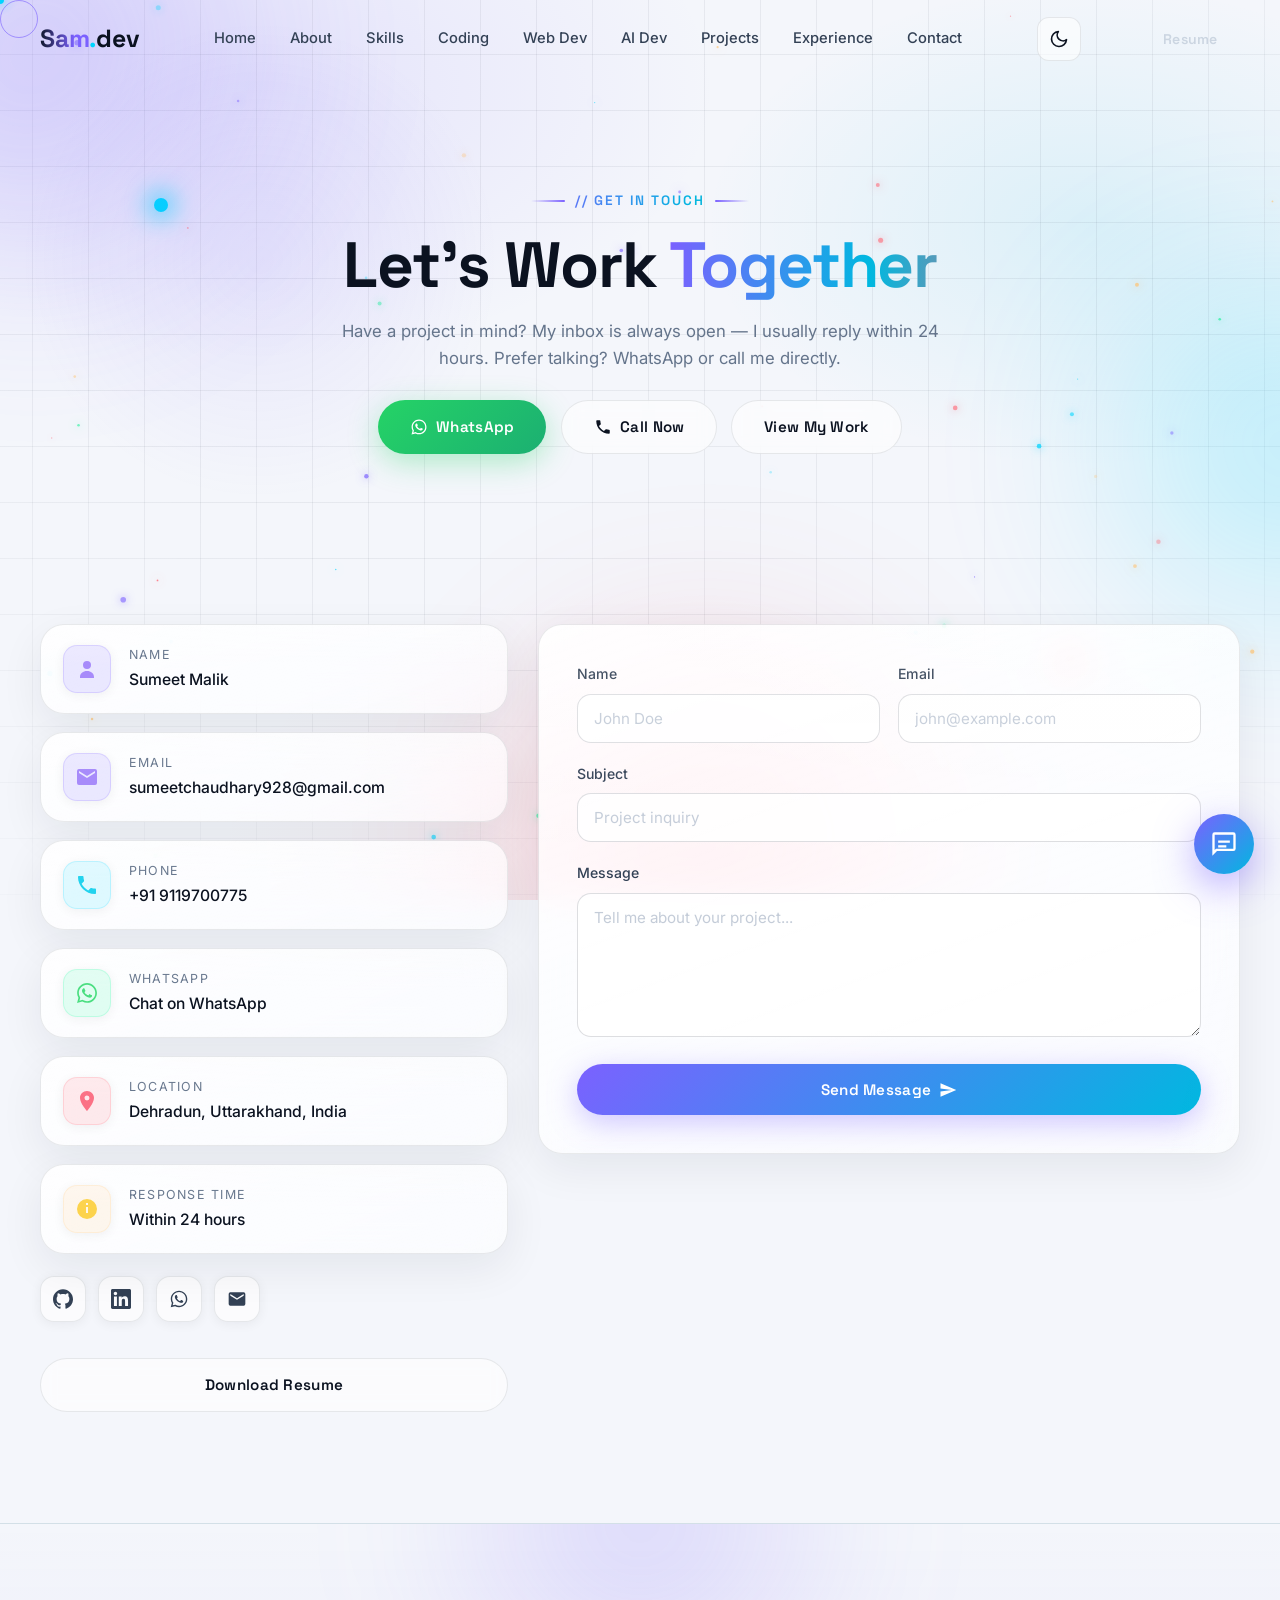
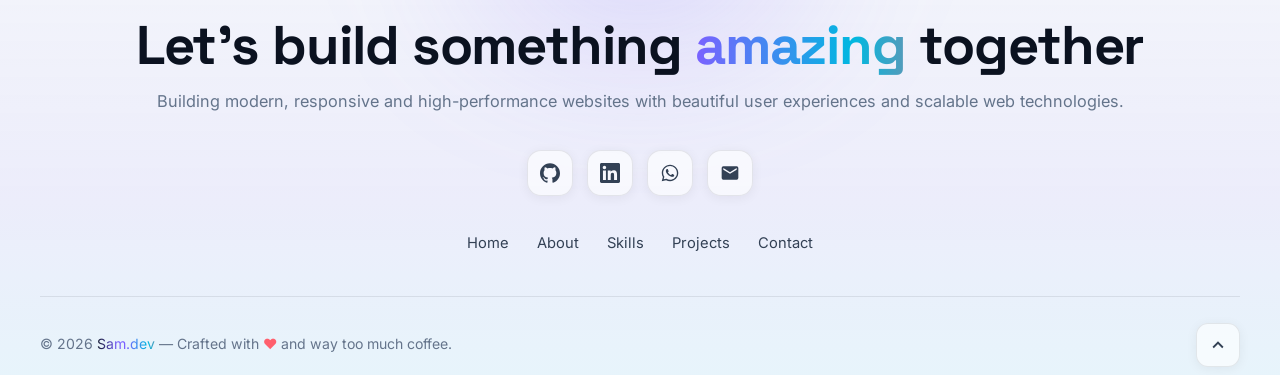
<file: contact.html>
<!DOCTYPE html>
<html lang="en">
<head>
  <meta charset="UTF-8" />
  <meta name="viewport" content="width=device-width, initial-scale=1.0, viewport-fit=cover" />
  <meta name="description" content="Get in touch with Sumeet Malik — website developer, WordPress & WooCommerce specialist. Reach out by email, WhatsApp or phone." />
  <meta name="author" content="Sumeet Malik" />
  <meta name="theme-color" content="#050816" />
  <meta name="keywords" content="Sumeet Malik, Contact, Hire Web Developer, WordPress Developer, Website Developer Dehradun" />
  <meta name="mobile-web-app-capable" content="yes" />
  <meta name="apple-mobile-web-app-capable" content="yes" />
  <meta name="apple-mobile-web-app-status-bar-style" content="black-translucent" />
  <meta name="apple-mobile-web-app-title" content="Sam.dev" />
  <meta name="format-detection" content="telephone=yes" />
  <link rel="apple-touch-icon" href="apple-touch-icon.png" />

  <!-- Open Graph -->
  <meta property="og:type" content="website" />
  <meta property="og:title" id="og-title" content="Sumeet Malik | Contact" />
  <meta property="og:description" id="og-description" content="Have a project in mind? Let's talk — email, WhatsApp or call." />
  <meta property="og:url" id="og-url" content="https://samchaudhary09.github.io/portfolio/contact.html" />

  <!-- Twitter -->
  <meta name="twitter:card" content="summary" />
  <meta name="twitter:title" id="tw-title" content="Sumeet Malik | Contact" />
  <meta name="twitter:description" id="tw-description" content="Have a project in mind? Let's talk — email, WhatsApp or call." />

  <title>Sumeet Malik | Contact</title>

  <!-- JSON-LD Person schema — rebuilt from the config object by script.js -->
  <script type="application/ld+json" id="person-jsonld">
  {
    "@context": "https://schema.org",
    "@type": "Person",
    "name": "Sumeet Malik",
    "jobTitle": "Full Stack Web Developer",
    "url": "https://samchaudhary09.github.io/portfolio/",
    "email": "mailto:sumeetchaudhary928@gmail.com",
    "telephone": "+91 9119700775"
  }
  </script>

  <!-- Google Fonts: Space Grotesk (display) + Inter (body) -->
  <link rel="preconnect" href="https://fonts.googleapis.com" />
  <link rel="preconnect" href="https://fonts.gstatic.com" crossorigin />
  <link href="https://fonts.googleapis.com/css2?family=Inter:wght@300;400;500;600;700&family=Space+Grotesk:wght@400;500;600;700&display=swap" rel="stylesheet" />

  <link rel="stylesheet" href="style.css?v=13" />

  <!-- Theme bootstrap: apply saved/system theme before the page paints -->
  <script>
    (function () {
      try {
        var saved = localStorage.getItem('sam-theme');
        var theme = saved || (window.matchMedia('(prefers-color-scheme: light)').matches ? 'light' : 'dark');
        document.documentElement.dataset.theme = theme;
      } catch (e) {
        document.documentElement.dataset.theme = 'dark';
      }
    })();
  </script>
</head>

<body>

  <!-- ============================================================
       BACKGROUND LAYER — fixed animated scene behind everything
  ============================================================= -->
  <div class="bg-scene" aria-hidden="true">
    <div class="bg-gradient"></div>
    <div class="bg-grid"></div>
    <div class="blob blob-1"></div>
    <div class="blob blob-2"></div>
    <div class="blob blob-3"></div>
    <div class="glow-circle glow-1"></div>
    <div class="glow-circle glow-2"></div>
    <canvas id="particles-canvas"></canvas>
  </div>

  <!-- Mouse spotlight that follows the cursor -->
  <div class="spotlight" aria-hidden="true"></div>

  <!-- Custom cursor (desktop only) -->
  <div class="cursor-dot" aria-hidden="true"></div>
  <div class="cursor-ring" aria-hidden="true"></div>

  <!-- Scroll progress bar -->
  <div class="scroll-progress" aria-hidden="true">
    <span class="scroll-progress-bar"></span>
  </div>

  <!-- Page entrance overlay -->
  <div class="page-loader" aria-hidden="true">
    <span class="loader-text"><span data-dev-brand>Sam</span><span class="loader-dot">.</span>dev</span>
  </div>

  <!-- ============================================================
       NAVBAR — sticky glass navigation
  ============================================================= -->
  <header class="navbar" id="navbar">
    <div class="navbar-inner container">

      <!-- Logo -->
      <a href="index.html#home" class="logo" aria-label="Sam.dev — back to home">
        <span class="logo-text" data-dev-brand>Sam</span><span class="logo-dot">.</span>dev
      </a>

      <!-- Desktop navigation -->
      <nav class="nav-links" id="nav-links" aria-label="Primary navigation">
        <a href="index.html#home" class="nav-link">Home</a>
        <a href="index.html#about" class="nav-link">About</a>
        <a href="index.html#skills" class="nav-link">Skills</a>
        <a href="index.html#coding" class="nav-link">Coding</a>
        <a href="index.html#webdev" class="nav-link">Web Dev</a>
        <a href="index.html#aidev" class="nav-link">AI Dev</a>
        <a href="index.html#projects" class="nav-link">Projects</a>
        <a href="index.html#experience" class="nav-link">Experience</a>
        <a href="contact.html" class="nav-link">Contact</a>

        <!-- Resume button (visible on mobile inside the menu) -->
        <a href="#" class="btn btn-sm btn-resume-mobile resume-btn">Resume</a>
      </nav>

      <!-- Theme toggle -->
      <button class="theme-toggle" id="theme-toggle" aria-label="Toggle light / dark mode">
        <svg class="icon-sun" viewBox="0 0 24 24" fill="none" stroke="currentColor" stroke-width="2" stroke-linecap="round" stroke-linejoin="round" aria-hidden="true"><circle cx="12" cy="12" r="4"/><path d="M12 2v2m0 16v2M4.93 4.93l1.41 1.41m11.32 11.32 1.41 1.41M2 12h2m16 0h2M4.93 19.07l1.41-1.41M17.66 6.34l1.41-1.41"/></svg>
        <svg class="icon-moon" viewBox="0 0 24 24" fill="none" stroke="currentColor" stroke-width="2" stroke-linecap="round" stroke-linejoin="round" aria-hidden="true"><path d="M21 12.79A9 9 0 1 1 11.21 3 7 7 0 0 0 21 12.79z"/></svg>
      </button>

      <!-- Resume button (desktop) -->
      <a href="#" class="btn btn-sm btn-resume resume-btn">Resume</a>

      <!-- Hamburger toggle (mobile) -->
      <button class="hamburger" id="hamburger" aria-label="Toggle navigation menu" aria-expanded="false">
        <span class="hamburger-line"></span>
        <span class="hamburger-line"></span>
        <span class="hamburger-line"></span>
      </button>

    </div>
  </header>

  <main>

    <!-- ============================================================
         CONTACT PAGE HEADER
    ============================================================= -->
    <section class="page-hero section">
      <div class="container page-hero-inner">
        <span class="section-tag">// Get In Touch</span>
        <h1 class="page-hero-title">Let's Work <span class="gradient-text">Together</span></h1>
        <p class="page-hero-sub">Have a project in mind? My inbox is always open — I usually reply within 24 hours. Prefer talking? WhatsApp or call me directly.</p>
        <div class="page-hero-actions">
          <a href="https://wa.me/919119700775" target="_blank" rel="noopener" class="btn btn-whatsapp magnetic" data-dev-href="whatsapp" data-dev-type="link" data-strength="0.35">
            <svg viewBox="0 0 24 24" fill="currentColor" class="whatsapp-icon" aria-hidden="true"><path d="M12.04 2c-5.46 0-9.91 4.45-9.91 9.91 0 1.75.46 3.45 1.32 4.95L2.05 22l5.25-1.38a9.87 9.87 0 0 0 4.74 1.21c5.46 0 9.91-4.45 9.91-9.91S17.5 2 12.04 2zm0 18.15a8.2 8.2 0 0 1-4.19-1.15l-.3-.18-3.12.82.83-3.04-.2-.31a8.2 8.2 0 0 1-1.26-4.38c0-4.54 3.7-8.24 8.24-8.24 4.54 0 8.24 3.7 8.24 8.24 0 4.54-3.7 8.24-8.24 8.24zm4.52-6.16c-.25-.12-1.47-.72-1.69-.81-.23-.08-.39-.12-.56.12-.17.25-.64.81-.78.97-.14.17-.29.19-.54.06-.25-.12-1.05-.39-1.99-1.23-.74-.66-1.23-1.47-1.38-1.72-.14-.25-.02-.38.11-.51.11-.11.25-.29.37-.43.12-.14.17-.25.25-.41.08-.17.04-.31-.02-.43-.06-.12-.56-1.34-.76-1.84-.2-.48-.41-.42-.56-.43h-.48c-.17 0-.43.06-.66.31-.22.25-.86.85-.86 2.07 0 1.22.89 2.4 1.01 2.56.12.17 1.75 2.67 4.23 3.74.59.26 1.05.41 1.41.52.59.19 1.13.16 1.56.1.48-.07 1.47-.6 1.67-1.18.21-.58.21-1.07.15-1.18-.06-.1-.23-.16-.48-.29z"/></svg>
            WhatsApp
          </a>
          <a href="tel:+919119700775" class="btn btn-ghost magnetic" data-dev-href="phone" data-dev-type="tel" data-strength="0.35">
            <svg viewBox="0 0 24 24" fill="currentColor" class="call-icon" aria-hidden="true"><path d="M6.62 10.79c1.44 2.83 3.76 5.14 6.59 6.59l2.2-2.2c.27-.27.67-.36 1.02-.24 1.12.37 2.33.57 3.57.57.55 0 1 .45 1 1V20c0 .55-.45 1-1 1-9.39 0-17-7.61-17-17 0-.55.45-1 1-1h3.5c.55 0 1 .45 1 1 0 1.25.2 2.45.57 3.57.11.35.03.74-.25 1.02l-2.2 2.2z"/></svg>
            Call Now
          </a>
          <a href="index.html#projects" class="btn btn-ghost magnetic" data-strength="0.35">View My Work</a>
        </div>
      </div>
    </section>

    <!-- ============================================================
         CONTACT INFO + FORM
    ============================================================= -->
    <section class="section" id="contact">
      <div class="container">
        <div class="contact-grid">

          <!-- Left: contact info -->
          <div class="contact-info fade-up">

            <div class="info-card glass-card">
              <span class="info-card-icon icon-bg-purple">
                <svg viewBox="0 0 24 24" fill="currentColor"><path d="M12 12a4 4 0 1 0-4-4 4 4 0 0 0 4 4zm0 2c-4 0-7 2.5-7 6v1h14v-1c0-3.5-3-6-7-6z"/></svg>
              </span>
              <div class="info-card-text">
                <span class="info-card-label">Name</span>
                <span class="info-card-value" data-dev="name">Sumeet Malik</span>
              </div>
            </div>

            <div class="info-card glass-card">
              <span class="info-card-icon icon-bg-purple">
                <svg viewBox="0 0 24 24" fill="currentColor"><path d="M20 4H4a2 2 0 0 0-2 2v12a2 2 0 0 0 2 2h16a2 2 0 0 0 2-2V6a2 2 0 0 0-2-2zm0 4-8 5-8-5V6l8 5 8-5z"/></svg>
              </span>
              <div class="info-card-text">
                <span class="info-card-label">Email</span>
                <a href="mailto:sumeetchaudhary928@gmail.com" class="info-card-value" data-dev-href="email" data-dev-type="mailto" data-dev="email">sumeetchaudhary928@gmail.com</a>
              </div>
            </div>

            <div class="info-card glass-card">
              <span class="info-card-icon icon-bg-cyan">
                <svg viewBox="0 0 24 24" fill="currentColor"><path d="M6.62 10.79c1.44 2.83 3.76 5.14 6.59 6.59l2.2-2.2c.27-.27.67-.36 1.02-.24 1.12.37 2.33.57 3.57.57.55 0 1 .45 1 1V20c0 .55-.45 1-1 1-9.39 0-17-7.61-17-17 0-.55.45-1 1-1h3.5c.55 0 1 .45 1 1 0 1.25.2 2.45.57 3.57.11.35.03.74-.25 1.02l-2.2 2.2z"/></svg>
              </span>
              <div class="info-card-text">
                <span class="info-card-label">Phone</span>
                <a href="tel:+919119700775" class="info-card-value" data-dev-href="phone" data-dev-type="tel" data-dev="phone">+91 9119700775</a>
              </div>
            </div>

            <div class="info-card glass-card">
              <span class="info-card-icon icon-bg-green">
                <svg viewBox="0 0 24 24" fill="currentColor"><path d="M12.04 2c-5.46 0-9.91 4.45-9.91 9.91 0 1.75.46 3.45 1.32 4.95L2.05 22l5.25-1.38a9.87 9.87 0 0 0 4.74 1.21c5.46 0 9.91-4.45 9.91-9.91S17.5 2 12.04 2zm0 18.15a8.2 8.2 0 0 1-4.19-1.15l-.3-.18-3.12.82.83-3.04-.2-.31a8.2 8.2 0 0 1-1.26-4.38c0-4.54 3.7-8.24 8.24-8.24 4.54 0 8.24 3.7 8.24 8.24 0 4.54-3.7 8.24-8.24 8.24zm4.52-6.16c-.25-.12-1.47-.72-1.69-.81-.23-.08-.39-.12-.56.12-.17.25-.64.81-.78.97-.14.17-.29.19-.54.06-.25-.12-1.05-.39-1.99-1.23-.74-.66-1.23-1.47-1.38-1.72-.14-.25-.02-.38.11-.51.11-.11.25-.29.37-.43.12-.14.17-.25.25-.41.08-.17.04-.31-.02-.43-.06-.12-.56-1.34-.76-1.84-.2-.48-.41-.42-.56-.43h-.48c-.17 0-.43.06-.66.31-.22.25-.86.85-.86 2.07 0 1.22.89 2.4 1.01 2.56.12.17 1.75 2.67 4.23 3.74.59.26 1.05.41 1.41.52.59.19 1.13.16 1.56.1.48-.07 1.47-.6 1.67-1.18.21-.58.21-1.07.15-1.18-.06-.1-.23-.16-.48-.29z"/></svg>
              </span>
              <div class="info-card-text">
                <span class="info-card-label">WhatsApp</span>
                <a href="https://wa.me/919119700775" target="_blank" rel="noopener" class="info-card-value" data-dev-href="whatsapp" data-dev-type="link">Chat on WhatsApp</a>
              </div>
            </div>

            <div class="info-card glass-card">
              <span class="info-card-icon icon-bg-pink">
                <svg viewBox="0 0 24 24" fill="currentColor"><path d="M12 2C8.13 2 5 5.13 5 9c0 5.25 7 13 7 13s7-7.75 7-13c0-3.87-3.13-7-7-7zm0 9.5a2.5 2.5 0 0 1 0-5 2.5 2.5 0 0 1 0 5z"/></svg>
              </span>
              <div class="info-card-text">
                <span class="info-card-label">Location</span>
                <span class="info-card-value" data-dev="location">Dehradun, Uttarakhand, India</span>
              </div>
            </div>

            <div class="info-card glass-card">
              <span class="info-card-icon icon-bg-amber">
                <svg viewBox="0 0 24 24" fill="currentColor"><path d="M12 2a10 10 0 1 0 0 20 10 10 0 0 0 0-20zm1 14h-2v-6h2v6zm0-8h-2V6h2v2z"/></svg>
              </span>
              <div class="info-card-text">
                <span class="info-card-label">Response Time</span>
                <span class="info-card-value">Within 24 hours</span>
              </div>
            </div>

            <!-- Social links -->
            <div class="socials-row">
              <a href="https://github.com/samchaudhary09" class="social-btn" data-dev-href="github" data-dev-type="link" aria-label="GitHub">
                <svg viewBox="0 0 24 24" fill="currentColor"><path d="M12 .297c-6.63 0-12 5.373-12 12 0 5.303 3.438 9.8 8.205 11.385.6.113.82-.258.82-.577 0-.285-.01-1.04-.015-2.04-3.338.724-4.042-1.61-4.042-1.61C4.422 18.07 3.633 17.7 3.633 17.7c-1.087-.744.084-.729.084-.729 1.205.084 1.838 1.236 1.838 1.236 1.07 1.835 2.809 1.305 3.495.998.108-.776.417-1.305.76-1.605-2.665-.3-5.466-1.332-5.466-5.93 0-1.31.465-2.38 1.235-3.22-.135-.303-.54-1.523.105-3.176 0 0 1.005-.322 3.3 1.23.96-.267 1.98-.399 3-.405 1.02.006 2.04.138 3 .405 2.28-1.552 3.285-1.23 3.285-1.23.645 1.653.24 2.873.12 3.176.765.84 1.23 1.91 1.23 3.22 0 4.61-2.805 5.625-5.475 5.92.42.36.81 1.096.81 2.22 0 1.606-.015 2.896-.015 3.286 0 .315.21.69.825.57C20.565 22.092 24 17.592 24 12.297c0-6.627-5.373-12-12-12"/></svg>
              </a>
              <a href="https://www.linkedin.com/in/sumit-malik-346b5b204" class="social-btn" data-dev-href="linkedin" data-dev-type="link" aria-label="LinkedIn">
                <svg viewBox="0 0 24 24" fill="currentColor"><path d="M20.447 20.452h-3.554v-5.569c0-1.328-.027-3.037-1.852-3.037-1.853 0-2.136 1.445-2.136 2.939v5.667H9.351V9h3.414v1.561h.046c.477-.9 1.637-1.85 3.37-1.85 3.601 0 4.267 2.37 4.267 5.455v6.286zM5.337 7.433c-1.144 0-2.063-.926-2.063-2.065 0-1.138.92-2.063 2.063-2.063 1.14 0 2.064.925 2.064 2.063 0 1.139-.925 2.065-2.064 2.065zm1.782 13.019H3.555V9h3.564v11.452zM22.225 0H1.771C.792 0 0 .774 0 1.729v20.542C0 23.227.792 24 1.771 24h20.451C23.2 24 24 23.227 24 22.271V1.729C24 .774 23.2 0 22.222 0h.003z"/></svg>
              </a>
              <a href="https://wa.me/919119700775" target="_blank" rel="noopener" class="social-btn" data-dev-href="whatsapp" data-dev-type="link" aria-label="WhatsApp">
                <svg viewBox="0 0 24 24" fill="currentColor"><path d="M12.04 2c-5.46 0-9.91 4.45-9.91 9.91 0 1.75.46 3.45 1.32 4.95L2.05 22l5.25-1.38a9.87 9.87 0 0 0 4.74 1.21c5.46 0 9.91-4.45 9.91-9.91S17.5 2 12.04 2zm0 18.15a8.2 8.2 0 0 1-4.19-1.15l-.3-.18-3.12.82.83-3.04-.2-.31a8.2 8.2 0 0 1-1.26-4.38c0-4.54 3.7-8.24 8.24-8.24 4.54 0 8.24 3.7 8.24 8.24 0 4.54-3.7 8.24-8.24 8.24zm4.52-6.16c-.25-.12-1.47-.72-1.69-.81-.23-.08-.39-.12-.56.12-.17.25-.64.81-.78.97-.14.17-.29.19-.54.06-.25-.12-1.05-.39-1.99-1.23-.74-.66-1.23-1.47-1.38-1.72-.14-.25-.02-.38.11-.51.11-.11.25-.29.37-.43.12-.14.17-.25.25-.41.08-.17.04-.31-.02-.43-.06-.12-.56-1.34-.76-1.84-.2-.48-.41-.42-.56-.43h-.48c-.17 0-.43.06-.66.31-.22.25-.86.85-.86 2.07 0 1.22.89 2.4 1.01 2.56.12.17 1.75 2.67 4.23 3.74.59.26 1.05.41 1.41.52.59.19 1.13.16 1.56.1.48-.07 1.47-.6 1.67-1.18.21-.58.21-1.07.15-1.18-.06-.1-.23-.16-.48-.29z"/></svg>
              </a>
              <a href="mailto:sumeetchaudhary928@gmail.com" class="social-btn" data-dev-href="email" data-dev-type="mailto" aria-label="Email">
                <svg viewBox="0 0 24 24" fill="currentColor"><path d="M20 4H4a2 2 0 0 0-2 2v12a2 2 0 0 0 2 2h16a2 2 0 0 0 2-2V6a2 2 0 0 0-2-2zm0 4-8 5-8-5V6l8 5 8-5z"/></svg>
              </a>
            </div>

            <!-- Resume button -->
            <a href="#" class="btn btn-ghost btn-resume-inline resume-btn">Download Resume</a>

          </div>

          <!-- Right: contact form -->
          <div class="form-card glass-card fade-up">
            <form id="contact-form" novalidate>

              <div class="form-row">
                <div class="form-group">
                  <label for="form-name">Name</label>
                  <input type="text" id="form-name" name="name" placeholder="John Doe" autocomplete="name" />
                  <span class="form-error" id="error-name">Please enter your name.</span>
                </div>
                <div class="form-group">
                  <label for="form-email">Email</label>
                  <input type="email" id="form-email" name="email" placeholder="john@example.com" autocomplete="email" />
                  <span class="form-error" id="error-email">Please enter a valid email address.</span>
                </div>
              </div>

              <div class="form-group">
                <label for="form-subject">Subject</label>
                <input type="text" id="form-subject" name="subject" placeholder="Project inquiry" />
                <span class="form-error" id="error-subject">Please add a subject.</span>
              </div>

              <div class="form-group">
                <label for="form-message">Message</label>
                <textarea id="form-message" name="message" rows="6" placeholder="Tell me about your project..."></textarea>
                <span class="form-error" id="error-message">Message should be at least 10 characters.</span>
              </div>

              <div class="form-success" id="form-success" role="status">
                <svg viewBox="0 0 24 24" fill="currentColor"><path d="M9 16.17 4.83 12l-1.42 1.41L9 19 21 7l-1.41-1.41z"/></svg>
                Message sent successfully! I'll get back to you soon.
              </div>

              <div class="form-error-banner" id="form-error" role="alert">
                <svg viewBox="0 0 24 24" fill="currentColor"><path d="M12 2 1 21h22L12 2zm1 14h-2v2h2v-2zm0-6h-2v4h2v-4z"/></svg>
                Something went wrong — please try again in a moment, or reach me directly on WhatsApp.
              </div>

              <button type="submit" class="btn btn-primary btn-submit magnetic" data-strength="0.3">
                Send Message
                <svg viewBox="0 0 24 24" fill="currentColor" class="btn-send-icon"><path d="M2.01 21 23 12 2.01 3 2 10l15 2-15 2z"/></svg>
              </button>

            </form>
          </div>

        </div>
      </div>
    </section>
  </main>

  <!-- ============================================================
       FOOTER
  ============================================================= -->
  <footer class="footer">
    <div class="footer-glow" aria-hidden="true"></div>

    <div class="container footer-inner">

      <h2 class="footer-cta fade-up">Let's build something <span class="gradient-text">amazing</span> together</h2>
      <p class="footer-tagline fade-up" data-dev="tagline">Building modern, responsive and high-performance websites with beautiful user experiences and scalable web technologies.</p>

      <div class="footer-socials fade-up">
        <a href="https://github.com/samchaudhary09" class="social-btn" data-dev-href="github" data-dev-type="link" aria-label="GitHub">
          <svg viewBox="0 0 24 24" fill="currentColor"><path d="M12 .297c-6.63 0-12 5.373-12 12 0 5.303 3.438 9.8 8.205 11.385.6.113.82-.258.82-.577 0-.285-.01-1.04-.015-2.04-3.338.724-4.042-1.61-4.042-1.61C4.422 18.07 3.633 17.7 3.633 17.7c-1.087-.744.084-.729.084-.729 1.205.084 1.838 1.236 1.838 1.236 1.07 1.835 2.809 1.305 3.495.998.108-.776.417-1.305.76-1.605-2.665-.3-5.466-1.332-5.466-5.93 0-1.31.465-2.38 1.235-3.22-.135-.303-.54-1.523.105-3.176 0 0 1.005-.322 3.3 1.23.96-.267 1.98-.399 3-.405 1.02.006 2.04.138 3 .405 2.28-1.552 3.285-1.23 3.285-1.23.645 1.653.24 2.873.12 3.176.765.84 1.23 1.91 1.23 3.22 0 4.61-2.805 5.625-5.475 5.92.42.36.81 1.096.81 2.22 0 1.606-.015 2.896-.015 3.286 0 .315.21.69.825.57C20.565 22.092 24 17.592 24 12.297c0-6.627-5.373-12-12-12"/></svg>
        </a>
        <a href="https://www.linkedin.com/in/sumit-malik-346b5b204" class="social-btn" data-dev-href="linkedin" data-dev-type="link" aria-label="LinkedIn">
          <svg viewBox="0 0 24 24" fill="currentColor"><path d="M20.447 20.452h-3.554v-5.569c0-1.328-.027-3.037-1.852-3.037-1.853 0-2.136 1.445-2.136 2.939v5.667H9.351V9h3.414v1.561h.046c.477-.9 1.637-1.85 3.37-1.85 3.601 0 4.267 2.37 4.267 5.455v6.286zM5.337 7.433c-1.144 0-2.063-.926-2.063-2.065 0-1.138.92-2.063 2.063-2.063 1.14 0 2.064.925 2.064 2.063 0 1.139-.925 2.065-2.064 2.065zm1.782 13.019H3.555V9h3.564v11.452zM22.225 0H1.771C.792 0 0 .774 0 1.729v20.542C0 23.227.792 24 1.771 24h20.451C23.2 24 24 23.227 24 22.271V1.729C24 .774 23.2 0 22.222 0h.003z"/></svg>
        </a>
        <a href="https://wa.me/919119700775" target="_blank" rel="noopener" class="social-btn" data-dev-href="whatsapp" data-dev-type="link" aria-label="WhatsApp">
          <svg viewBox="0 0 24 24" fill="currentColor"><path d="M12.04 2c-5.46 0-9.91 4.45-9.91 9.91 0 1.75.46 3.45 1.32 4.95L2.05 22l5.25-1.38a9.87 9.87 0 0 0 4.74 1.21c5.46 0 9.91-4.45 9.91-9.91S17.5 2 12.04 2zm0 18.15a8.2 8.2 0 0 1-4.19-1.15l-.3-.18-3.12.82.83-3.04-.2-.31a8.2 8.2 0 0 1-1.26-4.38c0-4.54 3.7-8.24 8.24-8.24 4.54 0 8.24 3.7 8.24 8.24 0 4.54-3.7 8.24-8.24 8.24zm4.52-6.16c-.25-.12-1.47-.72-1.69-.81-.23-.08-.39-.12-.56.12-.17.25-.64.81-.78.97-.14.17-.29.19-.54.06-.25-.12-1.05-.39-1.99-1.23-.74-.66-1.23-1.47-1.38-1.72-.14-.25-.02-.38.11-.51.11-.11.25-.29.37-.43.12-.14.17-.25.25-.41.08-.17.04-.31-.02-.43-.06-.12-.56-1.34-.76-1.84-.2-.48-.41-.42-.56-.43h-.48c-.17 0-.43.06-.66.31-.22.25-.86.85-.86 2.07 0 1.22.89 2.4 1.01 2.56.12.17 1.75 2.67 4.23 3.74.59.26 1.05.41 1.41.52.59.19 1.13.16 1.56.1.48-.07 1.47-.6 1.67-1.18.21-.58.21-1.07.15-1.18-.06-.1-.23-.16-.48-.29z"/></svg>
        </a>
        <a href="mailto:sumeetchaudhary928@gmail.com" class="social-btn" data-dev-href="email" data-dev-type="mailto" aria-label="Email">
          <svg viewBox="0 0 24 24" fill="currentColor"><path d="M20 4H4a2 2 0 0 0-2 2v12a2 2 0 0 0 2 2h16a2 2 0 0 0 2-2V6a2 2 0 0 0-2-2zm0 4-8 5-8-5V6l8 5 8-5z"/></svg>
        </a>
      </div>

      <nav class="footer-links fade-up" aria-label="Footer navigation">
        <a href="index.html#home">Home</a>
        <a href="index.html#about">About</a>
        <a href="index.html#skills">Skills</a>
        <a href="project.html">Projects</a>
        <a href="contact.html">Contact</a>
      </nav>

      <div class="footer-bottom">
        <p class="footer-copy">© <span id="footer-year">2026</span> <span class="gradient-text logo-text" data-dev-brand>Sam</span><span class="gradient-text">.dev</span> — Crafted with <span class="footer-heart">♥</span> and way too much coffee.</p>
        <a href="index.html#home" class="back-to-top" aria-label="Back to top">
          <svg viewBox="0 0 24 24" fill="currentColor"><path d="M7.41 15.41 12 10.83l4.59 4.58L18 14l-6-6-6 6z"/></svg>
        </a>
      </div>

    </div>
  </footer>

  <!-- ============================================================
       CHAT BOT — floating widget with quick contact actions
  ============================================================= -->
  <div class="chat-widget">
    <div class="chat-card" id="chat-card" role="dialog" aria-label="Chat with Sumeet">
      <div class="chat-head">
        <div class="chat-avatar">
          <span data-dev-brand>S</span>
        </div>
        <div class="chat-head-text">
          <span class="chat-name" data-dev="name">Sumeet Malik</span>
          <span class="chat-status"><span class="chat-status-dot"></span>Online — replies fast</span>
        </div>
        <button type="button" class="chat-close" id="chat-close" aria-label="Close chat">
          <svg viewBox="0 0 24 24" fill="currentColor"><path d="M18.3 5.71 12 12l-6.3-6.29L4.3 7.12 10.59 13.4l-6.29 6.3 1.41 1.41 6.29-6.29 6.3 6.29 1.41-1.41-6.29-6.3 6.29-6.28z"/></svg>
        </button>
      </div>

      <div class="chat-body" id="chat-body">
        <div class="chat-bubble chat-bubble-bot">
          Hi 👋 I'm <strong>Sumeet</strong>. Need a website, store or landing page? Pick an option below or type your query — it lands straight on my WhatsApp!
        </div>
        <div class="chat-replies" id="chat-replies"></div>
      </div>

      <div class="chat-input-row">
        <input type="text" id="chat-input" placeholder="Type your query..." autocomplete="off" aria-label="Type your query" />
        <button type="button" class="chat-send" id="chat-send" aria-label="Send message">
          <svg viewBox="0 0 24 24" fill="currentColor" aria-hidden="true"><path d="M2.01 21 23 12 2.01 3 2 10l15 2-15 2z"/></svg>
        </button>
      </div>

      <div class="chat-actions">
        <a href="#" target="_blank" rel="noopener" class="chat-action chat-action-wa" id="chat-whatsapp">
          <svg viewBox="0 0 24 24" fill="currentColor" aria-hidden="true"><path d="M12.04 2c-5.46 0-9.91 4.45-9.91 9.91 0 1.75.46 3.45 1.32 4.95L2.05 22l5.25-1.38a9.87 9.87 0 0 0 4.74 1.21c5.46 0 9.91-4.45 9.91-9.91S17.5 2 12.04 2zm0 18.15a8.2 8.2 0 0 1-4.19-1.15l-.3-.18-3.12.82.83-3.04-.2-.31a8.2 8.2 0 0 1-1.26-4.38c0-4.54 3.7-8.24 8.24-8.24 4.54 0 8.24 3.7 8.24 8.24 0 4.54-3.7 8.24-8.24 8.24zm4.52-6.16c-.25-.12-1.47-.72-1.69-.81-.23-.08-.39-.12-.56.12-.17.25-.64.81-.78.97-.14.17-.29.19-.54.06-.25-.12-1.05-.39-1.99-1.23-.74-.66-1.23-1.47-1.38-1.72-.14-.25-.02-.38.11-.51.11-.11.25-.29.37-.43.12-.14.17-.25.25-.41.08-.17.04-.31-.02-.43-.06-.12-.56-1.34-.76-1.84-.2-.48-.41-.42-.56-.43h-.48c-.17 0-.43.06-.66.31-.22.25-.86.85-.86 2.07 0 1.22.89 2.4 1.01 2.56.12.17 1.75 2.67 4.23 3.74.59.26 1.05.41 1.41.52.59.19 1.13.16 1.56.1.48-.07 1.47-.6 1.67-1.18.21-.58.21-1.07.15-1.18-.06-.1-.23-.16-.48-.29z"/></svg>
          WhatsApp
        </a>
        <a href="#" class="chat-action chat-action-email" id="chat-email">
          <svg viewBox="0 0 24 24" fill="currentColor" aria-hidden="true"><path d="M20 4H4a2 2 0 0 0-2 2v12a2 2 0 0 0 2 2h16a2 2 0 0 0 2-2V6a2 2 0 0 0-2-2zm0 4-8 5-8-5V6l8 5 8-5z"/></svg>
          Email
        </a>
        <a href="#" class="chat-action chat-action-call" id="chat-call">
          <svg viewBox="0 0 24 24" fill="currentColor" aria-hidden="true"><path d="M6.62 10.79c1.44 2.83 3.76 5.14 6.59 6.59l2.2-2.2c.27-.27.67-.36 1.02-.24 1.12.37 2.33.57 3.57.57.55 0 1 .45 1 1V20c0 .55-.45 1-1 1-9.39 0-17-7.61-17-17 0-.55.45-1 1-1h3.5c.55 0 1 .45 1 1 0 1.25.2 2.45.57 3.57.11.35.03.74-.25 1.02l-2.2 2.2z"/></svg>
          Call
        </a>
      </div>
    </div>

    <button class="chat-fab" id="chat-fab" aria-label="Chat with Sumeet" aria-expanded="false">
      <svg class="chat-fab-open" viewBox="0 0 24 24" fill="currentColor" aria-hidden="true"><path d="M20 2H4a2 2 0 0 0-2 2v18l4-4h14a2 2 0 0 0 2-2V4a2 2 0 0 0-2-2zm0 14H5.17L4 17.17V4h16v12zM7 9h10v2H7V9zm0 4h7v2H7v-2z"/></svg>
      <svg class="chat-fab-close" viewBox="0 0 24 24" fill="currentColor" aria-hidden="true"><path d="M18.3 5.71 12 12l-6.3-6.29L4.3 7.12 10.59 13.4l-6.29 6.3 1.41 1.41 6.29-6.29 6.3 6.29 1.41-1.41-6.29-6.3 6.29-6.28z"/></svg>
    </button>
  </div>

  <script src="script.js?v=13"></script>
</body>
</html>
</file>
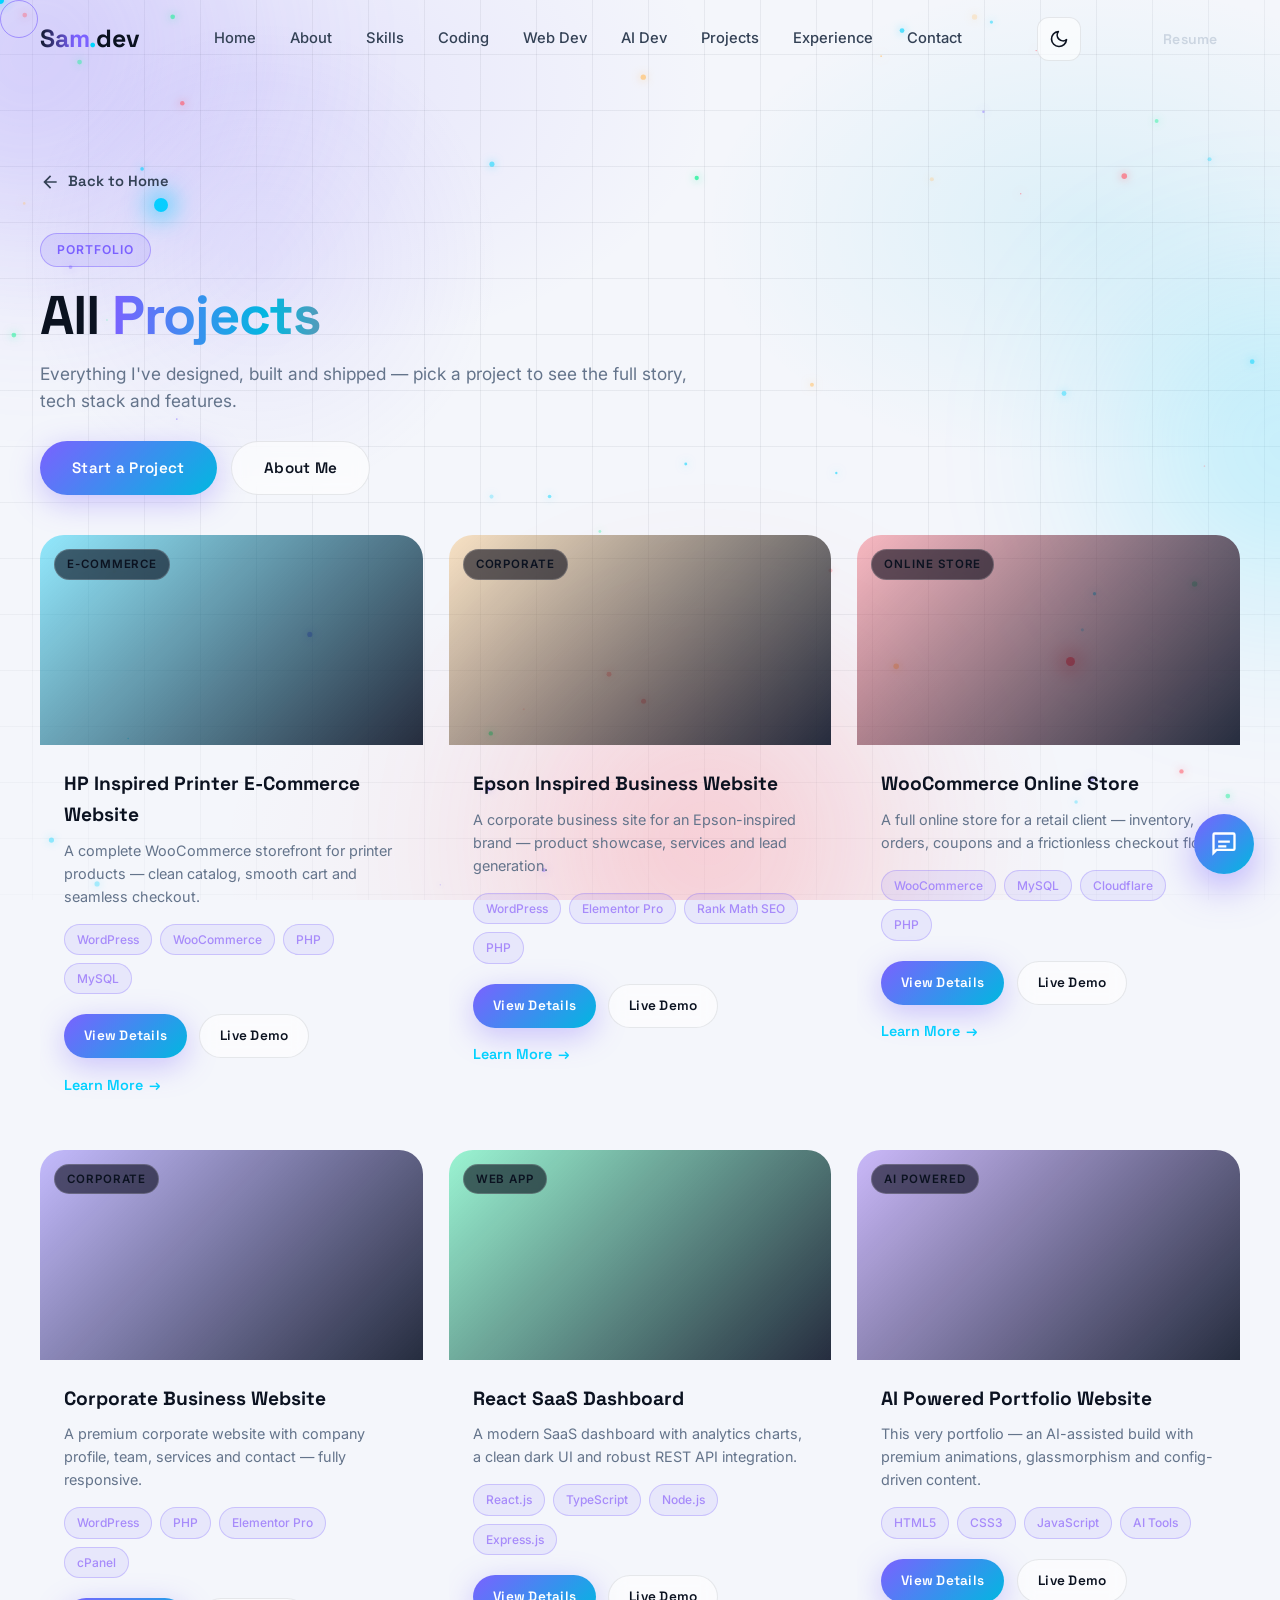
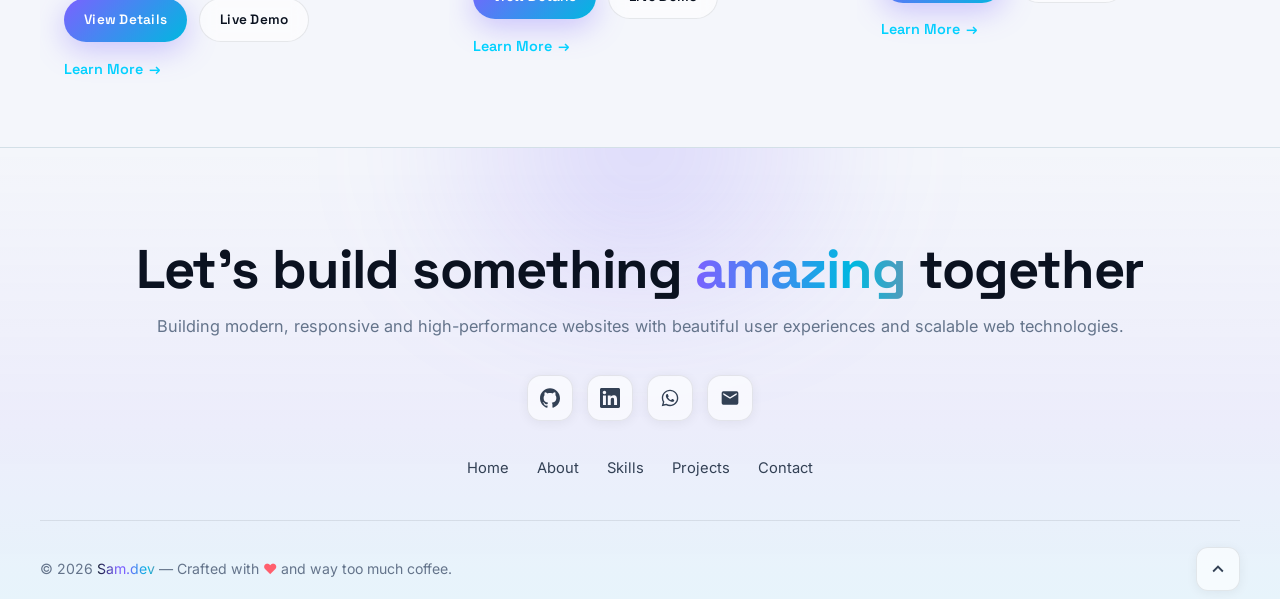
<file: project.html>
<!DOCTYPE html>
<html lang="en">
<head>
  <meta charset="UTF-8" />
  <meta name="viewport" content="width=device-width, initial-scale=1.0, viewport-fit=cover" />
  <meta name="description" content="Project detail — Sumeet Malik, Full Stack Web Developer & WordPress Developer." />
  <meta name="author" content="Sumeet Malik" />
  <meta name="theme-color" content="#050816" />
  <meta name="mobile-web-app-capable" content="yes" />
  <meta name="apple-mobile-web-app-capable" content="yes" />
  <meta name="apple-mobile-web-app-status-bar-style" content="black-translucent" />
  <meta name="apple-mobile-web-app-title" content="Sam.dev" />
  <meta name="format-detection" content="telephone=yes" />
  <link rel="apple-touch-icon" href="apple-touch-icon.png" />

  <!-- Open Graph -->
  <meta property="og:type" content="website" />
  <meta property="og:title" id="og-title" content="Sumeet Malik | Project" />
  <meta property="og:description" id="og-description" content="Project detail page — Sumeet Malik, Full Stack Web Developer." />
  <meta property="og:url" id="og-url" content="https://samchaudhary09.github.io/portfolio/project.html" />

  <!-- Twitter -->
  <meta name="twitter:card" content="summary" />
  <meta name="twitter:title" id="tw-title" content="Sumeet Malik | Project" />
  <meta name="twitter:description" id="tw-description" content="Project detail page — Sumeet Malik, Full Stack Web Developer." />

  <title>Sumeet Malik | Project</title>

  <!-- JSON-LD Person schema — rebuilt from the config object by script.js -->
  <script type="application/ld+json" id="person-jsonld">
  {
    "@context": "https://schema.org",
    "@type": "Person",
    "name": "Sumeet Malik",
    "jobTitle": "Full Stack Web Developer",
    "url": "https://samchaudhary09.github.io/portfolio/",
    "email": "mailto:sumeetchaudhary928@gmail.com",
    "telephone": "+91 9119700775"
  }
  </script>

  <!-- Google Fonts: Space Grotesk (display) + Inter (body) -->
  <link rel="preconnect" href="https://fonts.googleapis.com" />
  <link rel="preconnect" href="https://fonts.gstatic.com" crossorigin />
  <link href="https://fonts.googleapis.com/css2?family=Inter:wght@300;400;500;600;700&family=Space+Grotesk:wght@400;500;600;700&display=swap" rel="stylesheet" />

  <link rel="stylesheet" href="style.css?v=13" />

  <!-- Theme bootstrap: apply saved/system theme before the page paints -->
  <script>
    (function () {
      try {
        var saved = localStorage.getItem('sam-theme');
        var theme = saved || (window.matchMedia('(prefers-color-scheme: light)').matches ? 'light' : 'dark');
        document.documentElement.dataset.theme = theme;
      } catch (e) {
        document.documentElement.dataset.theme = 'dark';
      }
    })();
  </script>
</head>

<body>

  <!-- ============================================================
       BACKGROUND LAYER — fixed animated scene behind everything
  ============================================================= -->
  <div class="bg-scene" aria-hidden="true">
    <div class="bg-gradient"></div>
    <div class="bg-grid"></div>
    <div class="blob blob-1"></div>
    <div class="blob blob-2"></div>
    <div class="blob blob-3"></div>
    <div class="glow-circle glow-1"></div>
    <div class="glow-circle glow-2"></div>
    <canvas id="particles-canvas"></canvas>
  </div>

  <!-- Mouse spotlight that follows the cursor -->
  <div class="spotlight" aria-hidden="true"></div>

  <!-- Custom cursor (desktop only) -->
  <div class="cursor-dot" aria-hidden="true"></div>
  <div class="cursor-ring" aria-hidden="true"></div>

  <!-- Scroll progress bar -->
  <div class="scroll-progress" aria-hidden="true">
    <span class="scroll-progress-bar"></span>
  </div>

  <!-- Page entrance overlay -->
  <div class="page-loader" aria-hidden="true">
    <span class="loader-text"><span data-dev-brand>Sam</span><span class="loader-dot">.</span>dev</span>
  </div>

  <!-- ============================================================
       NAVBAR — sticky glass navigation
  ============================================================= -->
  <header class="navbar" id="navbar">
    <div class="navbar-inner container">

      <!-- Logo -->
      <a href="index.html#home" class="logo" aria-label="Sam.dev — back to home">
        <span class="logo-text" data-dev-brand>Sam</span><span class="logo-dot">.</span>dev
      </a>

      <!-- Desktop navigation -->
      <nav class="nav-links" id="nav-links" aria-label="Primary navigation">
        <a href="index.html#home" class="nav-link">Home</a>
        <a href="index.html#about" class="nav-link">About</a>
        <a href="index.html#skills" class="nav-link">Skills</a>
        <a href="index.html#coding" class="nav-link">Coding</a>
        <a href="index.html#webdev" class="nav-link">Web Dev</a>
        <a href="index.html#aidev" class="nav-link">AI Dev</a>
        <a href="index.html#projects" class="nav-link">Projects</a>
        <a href="index.html#experience" class="nav-link">Experience</a>
        <a href="contact.html" class="nav-link">Contact</a>

        <!-- Resume button (visible on mobile inside the menu) -->
        <a href="#" class="btn btn-sm btn-resume-mobile resume-btn">Resume</a>
      </nav>

      <!-- Theme toggle -->
      <button class="theme-toggle" id="theme-toggle" aria-label="Toggle light / dark mode">
        <svg class="icon-sun" viewBox="0 0 24 24" fill="none" stroke="currentColor" stroke-width="2" stroke-linecap="round" stroke-linejoin="round" aria-hidden="true"><circle cx="12" cy="12" r="4"/><path d="M12 2v2m0 16v2M4.93 4.93l1.41 1.41m11.32 11.32 1.41 1.41M2 12h2m16 0h2M4.93 19.07l1.41-1.41M17.66 6.34l1.41-1.41"/></svg>
        <svg class="icon-moon" viewBox="0 0 24 24" fill="none" stroke="currentColor" stroke-width="2" stroke-linecap="round" stroke-linejoin="round" aria-hidden="true"><path d="M21 12.79A9 9 0 1 1 11.21 3 7 7 0 0 0 21 12.79z"/></svg>
      </button>

      <!-- Resume button (desktop) -->
      <a href="#" class="btn btn-sm btn-resume resume-btn">Resume</a>

      <!-- Hamburger toggle (mobile) -->
      <button class="hamburger" id="hamburger" aria-label="Toggle navigation menu" aria-expanded="false">
        <span class="hamburger-line"></span>
        <span class="hamburger-line"></span>
        <span class="hamburger-line"></span>
      </button>

    </div>
  </header>

  <main>
    <!-- ============================================================
         PROJECT DETAIL — rendered by script.js from ?project=<slug>
    ============================================================= -->
    <section class="project-page section">
      <div class="container" id="project-detail">
        <div class="project-loading glass-card">
          <span class="loader-dot">.</span> Loading project...
        </div>
      </div>
    </section>
  </main>

  <!-- ============================================================
       FOOTER
  ============================================================= -->
  <footer class="footer">
    <div class="footer-glow" aria-hidden="true"></div>

    <div class="container footer-inner">

      <h2 class="footer-cta fade-up">Let's build something <span class="gradient-text">amazing</span> together</h2>
      <p class="footer-tagline fade-up" data-dev="tagline">Building modern, responsive and high-performance websites with beautiful user experiences and scalable web technologies.</p>

      <div class="footer-socials fade-up">
        <a href="https://github.com/samchaudhary09" class="social-btn" data-dev-href="github" data-dev-type="link" aria-label="GitHub">
          <svg viewBox="0 0 24 24" fill="currentColor"><path d="M12 .297c-6.63 0-12 5.373-12 12 0 5.303 3.438 9.8 8.205 11.385.6.113.82-.258.82-.577 0-.285-.01-1.04-.015-2.04-3.338.724-4.042-1.61-4.042-1.61C4.422 18.07 3.633 17.7 3.633 17.7c-1.087-.744.084-.729.084-.729 1.205.084 1.838 1.236 1.838 1.236 1.07 1.835 2.809 1.305 3.495.998.108-.776.417-1.305.76-1.605-2.665-.3-5.466-1.332-5.466-5.93 0-1.31.465-2.38 1.235-3.22-.135-.303-.54-1.523.105-3.176 0 0 1.005-.322 3.3 1.23.96-.267 1.98-.399 3-.405 1.02.006 2.04.138 3 .405 2.28-1.552 3.285-1.23 3.285-1.23.645 1.653.24 2.873.12 3.176.765.84 1.23 1.91 1.23 3.22 0 4.61-2.805 5.625-5.475 5.92.42.36.81 1.096.81 2.22 0 1.606-.015 2.896-.015 3.286 0 .315.21.69.825.57C20.565 22.092 24 17.592 24 12.297c0-6.627-5.373-12-12-12"/></svg>
        </a>
        <a href="https://www.linkedin.com/in/sumit-malik-346b5b204" class="social-btn" data-dev-href="linkedin" data-dev-type="link" aria-label="LinkedIn">
          <svg viewBox="0 0 24 24" fill="currentColor"><path d="M20.447 20.452h-3.554v-5.569c0-1.328-.027-3.037-1.852-3.037-1.853 0-2.136 1.445-2.136 2.939v5.667H9.351V9h3.414v1.561h.046c.477-.9 1.637-1.85 3.37-1.85 3.601 0 4.267 2.37 4.267 5.455v6.286zM5.337 7.433c-1.144 0-2.063-.926-2.063-2.065 0-1.138.92-2.063 2.063-2.063 1.14 0 2.064.925 2.064 2.063 0 1.139-.925 2.065-2.064 2.065zm1.782 13.019H3.555V9h3.564v11.452zM22.225 0H1.771C.792 0 0 .774 0 1.729v20.542C0 23.227.792 24 1.771 24h20.451C23.2 24 24 23.227 24 22.271V1.729C24 .774 23.2 0 22.222 0h.003z"/></svg>
        </a>
        <a href="https://wa.me/919119700775" target="_blank" rel="noopener" class="social-btn" data-dev-href="whatsapp" data-dev-type="link" aria-label="WhatsApp">
          <svg viewBox="0 0 24 24" fill="currentColor"><path d="M12.04 2c-5.46 0-9.91 4.45-9.91 9.91 0 1.75.46 3.45 1.32 4.95L2.05 22l5.25-1.38a9.87 9.87 0 0 0 4.74 1.21c5.46 0 9.91-4.45 9.91-9.91S17.5 2 12.04 2zm0 18.15a8.2 8.2 0 0 1-4.19-1.15l-.3-.18-3.12.82.83-3.04-.2-.31a8.2 8.2 0 0 1-1.26-4.38c0-4.54 3.7-8.24 8.24-8.24 4.54 0 8.24 3.7 8.24 8.24 0 4.54-3.7 8.24-8.24 8.24zm4.52-6.16c-.25-.12-1.47-.72-1.69-.81-.23-.08-.39-.12-.56.12-.17.25-.64.81-.78.97-.14.17-.29.19-.54.06-.25-.12-1.05-.39-1.99-1.23-.74-.66-1.23-1.47-1.38-1.72-.14-.25-.02-.38.11-.51.11-.11.25-.29.37-.43.12-.14.17-.25.25-.41.08-.17.04-.31-.02-.43-.06-.12-.56-1.34-.76-1.84-.2-.48-.41-.42-.56-.43h-.48c-.17 0-.43.06-.66.31-.22.25-.86.85-.86 2.07 0 1.22.89 2.4 1.01 2.56.12.17 1.75 2.67 4.23 3.74.59.26 1.05.41 1.41.52.59.19 1.13.16 1.56.1.48-.07 1.47-.6 1.67-1.18.21-.58.21-1.07.15-1.18-.06-.1-.23-.16-.48-.29z"/></svg>
        </a>
        <a href="mailto:sumeetchaudhary928@gmail.com" class="social-btn" data-dev-href="email" data-dev-type="mailto" aria-label="Email">
          <svg viewBox="0 0 24 24" fill="currentColor"><path d="M20 4H4a2 2 0 0 0-2 2v12a2 2 0 0 0 2 2h16a2 2 0 0 0 2-2V6a2 2 0 0 0-2-2zm0 4-8 5-8-5V6l8 5 8-5z"/></svg>
        </a>
      </div>

      <nav class="footer-links fade-up" aria-label="Footer navigation">
        <a href="index.html#home">Home</a>
        <a href="index.html#about">About</a>
        <a href="index.html#skills">Skills</a>
        <a href="project.html">Projects</a>
        <a href="contact.html">Contact</a>
      </nav>

      <div class="footer-bottom">
        <p class="footer-copy">© <span id="footer-year">2026</span> <span class="gradient-text logo-text" data-dev-brand>Sam</span><span class="gradient-text">.dev</span> — Crafted with <span class="footer-heart">♥</span> and way too much coffee.</p>
        <a href="index.html#home" class="back-to-top" aria-label="Back to top">
          <svg viewBox="0 0 24 24" fill="currentColor"><path d="M7.41 15.41 12 10.83l4.59 4.58L18 14l-6-6-6 6z"/></svg>
        </a>
      </div>

    </div>
  </footer>

  <!-- ============================================================
       CHAT BOT — floating widget with quick contact actions
  ============================================================= -->
  <div class="chat-widget">
    <div class="chat-card" id="chat-card" role="dialog" aria-label="Chat with Sumeet">
      <div class="chat-head">
        <div class="chat-avatar">
          <span data-dev-brand>S</span>
        </div>
        <div class="chat-head-text">
          <span class="chat-name" data-dev="name">Sumeet Malik</span>
          <span class="chat-status"><span class="chat-status-dot"></span>Online — replies fast</span>
        </div>
        <button type="button" class="chat-close" id="chat-close" aria-label="Close chat">
          <svg viewBox="0 0 24 24" fill="currentColor"><path d="M18.3 5.71 12 12l-6.3-6.29L4.3 7.12 10.59 13.4l-6.29 6.3 1.41 1.41 6.29-6.29 6.3 6.29 1.41-1.41-6.29-6.3 6.29-6.28z"/></svg>
        </button>
      </div>

      <div class="chat-body" id="chat-body">
        <div class="chat-bubble chat-bubble-bot">
          Hi 👋 I'm <strong>Sumeet</strong>. Need a website, store or landing page? Pick an option below or type your query — it lands straight on my WhatsApp!
        </div>
        <div class="chat-replies" id="chat-replies"></div>
      </div>

      <div class="chat-input-row">
        <input type="text" id="chat-input" placeholder="Type your query..." autocomplete="off" aria-label="Type your query" />
        <button type="button" class="chat-send" id="chat-send" aria-label="Send message">
          <svg viewBox="0 0 24 24" fill="currentColor" aria-hidden="true"><path d="M2.01 21 23 12 2.01 3 2 10l15 2-15 2z"/></svg>
        </button>
      </div>

      <div class="chat-actions">
        <a href="#" target="_blank" rel="noopener" class="chat-action chat-action-wa" id="chat-whatsapp">
          <svg viewBox="0 0 24 24" fill="currentColor" aria-hidden="true"><path d="M12.04 2c-5.46 0-9.91 4.45-9.91 9.91 0 1.75.46 3.45 1.32 4.95L2.05 22l5.25-1.38a9.87 9.87 0 0 0 4.74 1.21c5.46 0 9.91-4.45 9.91-9.91S17.5 2 12.04 2zm0 18.15a8.2 8.2 0 0 1-4.19-1.15l-.3-.18-3.12.82.83-3.04-.2-.31a8.2 8.2 0 0 1-1.26-4.38c0-4.54 3.7-8.24 8.24-8.24 4.54 0 8.24 3.7 8.24 8.24 0 4.54-3.7 8.24-8.24 8.24zm4.52-6.16c-.25-.12-1.47-.72-1.69-.81-.23-.08-.39-.12-.56.12-.17.25-.64.81-.78.97-.14.17-.29.19-.54.06-.25-.12-1.05-.39-1.99-1.23-.74-.66-1.23-1.47-1.38-1.72-.14-.25-.02-.38.11-.51.11-.11.25-.29.37-.43.12-.14.17-.25.25-.41.08-.17.04-.31-.02-.43-.06-.12-.56-1.34-.76-1.84-.2-.48-.41-.42-.56-.43h-.48c-.17 0-.43.06-.66.31-.22.25-.86.85-.86 2.07 0 1.22.89 2.4 1.01 2.56.12.17 1.75 2.67 4.23 3.74.59.26 1.05.41 1.41.52.59.19 1.13.16 1.56.1.48-.07 1.47-.6 1.67-1.18.21-.58.21-1.07.15-1.18-.06-.1-.23-.16-.48-.29z"/></svg>
          WhatsApp
        </a>
        <a href="#" class="chat-action chat-action-email" id="chat-email">
          <svg viewBox="0 0 24 24" fill="currentColor" aria-hidden="true"><path d="M20 4H4a2 2 0 0 0-2 2v12a2 2 0 0 0 2 2h16a2 2 0 0 0 2-2V6a2 2 0 0 0-2-2zm0 4-8 5-8-5V6l8 5 8-5z"/></svg>
          Email
        </a>
        <a href="#" class="chat-action chat-action-call" id="chat-call">
          <svg viewBox="0 0 24 24" fill="currentColor" aria-hidden="true"><path d="M6.62 10.79c1.44 2.83 3.76 5.14 6.59 6.59l2.2-2.2c.27-.27.67-.36 1.02-.24 1.12.37 2.33.57 3.57.57.55 0 1 .45 1 1V20c0 .55-.45 1-1 1-9.39 0-17-7.61-17-17 0-.55.45-1 1-1h3.5c.55 0 1 .45 1 1 0 1.25.2 2.45.57 3.57.11.35.03.74-.25 1.02l-2.2 2.2z"/></svg>
          Call
        </a>
      </div>
    </div>

    <button class="chat-fab" id="chat-fab" aria-label="Chat with Sumeet" aria-expanded="false">
      <svg class="chat-fab-open" viewBox="0 0 24 24" fill="currentColor" aria-hidden="true"><path d="M20 2H4a2 2 0 0 0-2 2v18l4-4h14a2 2 0 0 0 2-2V4a2 2 0 0 0-2-2zm0 14H5.17L4 17.17V4h16v12zM7 9h10v2H7V9zm0 4h7v2H7v-2z"/></svg>
      <svg class="chat-fab-close" viewBox="0 0 24 24" fill="currentColor" aria-hidden="true"><path d="M18.3 5.71 12 12l-6.3-6.29L4.3 7.12 10.59 13.4l-6.29 6.3 1.41 1.41 6.29-6.29 6.3 6.29 1.41-1.41-6.29-6.3 6.29-6.28z"/></svg>
    </button>
  </div>

  <script src="script.js?v=13"></script>
</body>
</html>
</file>
<file: style.css>
/* ==========================================================================
   Aarav.dev — Premium Portfolio Stylesheet
   Stack: HTML5 + CSS3 (no frameworks)
   Sections: Reset → Tokens → Background → Utilities → Navbar → Hero →
             Animations → Responsive
   ========================================================================== */

/* ==========================================================================
   1. RESET & BASE
   ========================================================================== */
*,
*::before,
*::after {
  margin: 0;
  padding: 0;
  box-sizing: border-box;
}

html {
  scroll-behavior: smooth;               /* smooth anchor scrolling */
  scroll-padding-top: 90px;              /* offset for sticky navbar */
}

body {
  font-family: 'Inter', system-ui, -apple-system, sans-serif;
  background: #050816;
  color: #CBD5E1;
  line-height: 1.6;
  overflow-x: hidden;
  min-height: 100vh;
  min-height: 100svh;
  -webkit-font-smoothing: antialiased;
}

img, svg, canvas {
  display: block;
  max-width: 100%;
}

a {
  text-decoration: none;
  color: inherit;
}

button {
  font-family: inherit;
  background: none;
  border: none;
  cursor: pointer;
  color: inherit;
}

ul {
  list-style: none;
}

::selection {
  background: rgba(123, 97, 255, 0.4);
  color: #fff;
}

/* Custom scrollbar */
::-webkit-scrollbar {
  width: 10px;
}
::-webkit-scrollbar-track {
  background: #0F172A;
}
::-webkit-scrollbar-thumb {
  background: linear-gradient(180deg, #7B61FF, #00D4FF);
  border-radius: 10px;
}

/* ==========================================================================
   2. DESIGN TOKENS
   ========================================================================== */
:root {
  /* Palette */
  --bg-1: #050816;
  --bg-2: #0F172A;
  --bg-3: #111827;

  --primary: #7B61FF;
  --cyan: #00D4FF;
  --pink: #FF5F6D;
  --amber: #FFC371;
  --violet: #8B5CF6;
  --green: #14F195;

  --text-1: #FFFFFF;
  --text-2: #CBD5E1;
  --text-3: #94A3B8;

  --glass-bg: rgba(255, 255, 255, 0.04);
  --glass-border: rgba(255, 255, 255, 0.1);

  /* Typography */
  --font-display: 'Space Grotesk', sans-serif;

  /* Layout */
  --container: 1200px;
  --radius-lg: 24px;
  --radius-md: 16px;
  --radius-pill: 999px;

  /* Motion */
  --ease-out: cubic-bezier(0.22, 1, 0.36, 1);
  --ease-bounce: cubic-bezier(0.34, 1.56, 0.64, 1);

  /* Gradient used everywhere */
  --gradient-main: linear-gradient(135deg, #7B61FF 0%, #00D4FF 50%, #FF5F6D 100%);
  --gradient-text: linear-gradient(90deg, #7B61FF, #00D4FF, #FF5F6D, #FFC371, #7B61FF);
}

/* ==========================================================================
   3. BACKGROUND SCENE (fixed, animated)
   ========================================================================== */
.bg-scene {
  position: fixed;
  inset: 0;
  z-index: -3;
  overflow: hidden;
  background: var(--bg-1);
  pointer-events: none;
}

/* Animated gradient wash */
.bg-gradient {
  position: absolute;
  inset: 0;
  background:
    radial-gradient(ellipse 60% 50% at 20% 10%, rgba(123, 97, 255, 0.16), transparent 60%),
    radial-gradient(ellipse 50% 45% at 85% 25%, rgba(0, 212, 255, 0.12), transparent 60%),
    radial-gradient(ellipse 55% 50% at 50% 95%, rgba(255, 95, 109, 0.10), transparent 60%);
  background-size: 100% 100%, 100% 100%, 100% 100%;
  animation: gradientShift 18s ease-in-out infinite alternate;
}

@keyframes gradientShift {
  0%   { transform: translate3d(0, 0, 0) scale(1); }
  50%  { transform: translate3d(-2%, 1.5%, 0) scale(1.05); }
  100% { transform: translate3d(2%, -1.5%, 0) scale(1.02); }
}

/* Moving grid */
.bg-grid {
  position: absolute;
  inset: -50% -50%;
  background-image:
    linear-gradient(rgba(255, 255, 255, 0.035) 1px, transparent 1px),
    linear-gradient(90deg, rgba(255, 255, 255, 0.035) 1px, transparent 1px);
  background-size: 56px 56px;
  transform-origin: center;
  animation: gridMove 60s linear infinite;
  mask-image: radial-gradient(ellipse 75% 65% at 50% 40%, #000 30%, transparent 75%);
  -webkit-mask-image: radial-gradient(ellipse 75% 65% at 50% 40%, #000 30%, transparent 75%);
}

@keyframes gridMove {
  from { transform: translate3d(0, 0, 0); }
  to   { transform: translate3d(56px, 56px, 0); }
}

/* Floating blurred blobs */
.blob {
  position: absolute;
  border-radius: 50%;
  filter: blur(90px);
  opacity: 0.5;
  will-change: transform;
  animation: blobFloat 22s ease-in-out infinite alternate;
}

.blob-1 {
  width: 480px;
  height: 480px;
  top: -120px;
  left: -140px;
  background: radial-gradient(circle at 30% 30%, #7B61FF, transparent 70%);
}

.blob-2 {
  width: 420px;
  height: 420px;
  top: 30%;
  right: -180px;
  background: radial-gradient(circle at 60% 40%, #00D4FF, transparent 70%);
  animation-delay: -7s;
}

.blob-3 {
  width: 520px;
  height: 520px;
  bottom: -200px;
  left: 35%;
  background: radial-gradient(circle at 50% 50%, #FF5F6D, transparent 70%);
  animation-delay: -14s;
}

@keyframes blobFloat {
  0%   { transform: translate3d(0, 0, 0) scale(1); }
  50%  { transform: translate3d(40px, -50px, 0) scale(1.1); }
  100% { transform: translate3d(-50px, 60px, 0) scale(0.95); }
}

/* Small glowing circles */
.glow-circle {
  position: absolute;
  border-radius: 50%;
  pointer-events: none;
  animation: glowPulse 5s ease-in-out infinite;
}

.glow-1 {
  width: 14px;
  height: 14px;
  top: 22%;
  left: 12%;
  background: #00D4FF;
  box-shadow: 0 0 24px 6px rgba(0, 212, 255, 0.7);
}

.glow-2 {
  width: 9px;
  height: 9px;
  bottom: 26%;
  right: 16%;
  background: #FF5F6D;
  box-shadow: 0 0 20px 5px rgba(255, 95, 109, 0.7);
  animation-delay: -2.5s;
}

@keyframes glowPulse {
  0%, 100% { opacity: 0.5; transform: scale(0.8); }
  50%      { opacity: 1;   transform: scale(1.4); }
}

/* Particle canvas fills the scene */
#particles-canvas {
  position: absolute;
  inset: 0;
  width: 100%;
  height: 100%;
}

/* ==========================================================================
   4. FIXED UI — cursor, spotlight, progress, loader
   ========================================================================== */

/* Custom cursor — hidden on touch devices */
@media (pointer: fine) {
  .cursor-dot,
  .cursor-ring {
    position: fixed;
    top: 0;
    left: 0;
    pointer-events: none;
    z-index: 9999;
    border-radius: 50%;
    will-change: transform;
  }

  .cursor-dot {
    width: 8px;
    height: 8px;
    background: var(--cyan);
    box-shadow: 0 0 12px rgba(0, 212, 255, 0.9);
    transform: translate(-50%, -50%);
  }

  .cursor-ring {
    width: 38px;
    height: 38px;
    border: 1.5px solid rgba(123, 97, 255, 0.6);
    transition: width 0.25s var(--ease-out), height 0.25s var(--ease-out),
                border-color 0.25s var(--ease-out);
    transform: translate(-50%, -50%);
  }

  /* Grow ring over interactive elements */
  .cursor-ring.hover {
    width: 62px;
    height: 62px;
    border-color: rgba(0, 212, 255, 0.85);
  }

  /* Hide native cursor over the page (still visible on inputs) */
  body.cursor-on,
  body.cursor-on a,
  body.cursor-on button {
    cursor: none;
  }
}

/* Mouse spotlight */
.spotlight {
  position: fixed;
  top: 0;
  left: 0;
  width: 520px;
  height: 520px;
  border-radius: 50%;
  pointer-events: none;
  z-index: -2;
  background: radial-gradient(circle, rgba(123, 97, 255, 0.10), transparent 65%);
  transform: translate(-50%, -50%);
  opacity: 0;
  transition: opacity 0.6s ease;
}

.spotlight.visible {
  opacity: 1;
}

/* Scroll progress bar */
.scroll-progress {
  position: fixed;
  top: 0;
  left: 0;
  right: 0;
  height: 3px;
  z-index: 1000;
  background: transparent;
  pointer-events: none;
}

.scroll-progress-bar {
  display: block;
  height: 100%;
  width: 0%;
  background: var(--gradient-main);
  box-shadow: 0 0 12px rgba(123, 97, 255, 0.7);
}

/* Page entrance loader */
.page-loader {
  position: fixed;
  inset: 0;
  z-index: 2000;
  display: grid;
  place-items: center;
  background: var(--bg-1);
  transition: opacity 0.6s ease, visibility 0.6s ease;
}

.page-loader.hidden {
  opacity: 0;
  visibility: hidden;
  pointer-events: none;
}

.loader-text {
  font-family: var(--font-display);
  font-size: clamp(2rem, 6vw, 3.5rem);
  font-weight: 700;
  color: var(--text-1);
  letter-spacing: 0.02em;
  animation: loaderPulse 1.4s ease-in-out infinite;
}

.loader-dot {
  color: var(--cyan);
}

@keyframes loaderPulse {
  0%, 100% { opacity: 1; letter-spacing: 0.02em; }
  50%      { opacity: 0.45; letter-spacing: 0.08em; }
}

/* ==========================================================================
   5. UTILITIES
   ========================================================================== */
.container {
  width: min(var(--container), 100% - 2 * 24px);
  margin-inline: auto;
}

.gradient-text {
  background: var(--gradient-text);
  background-size: 300% 100%;
  -webkit-background-clip: text;
  background-clip: text;
  -webkit-text-fill-color: transparent;
  animation: gradientFlow 6s linear infinite;
}

@keyframes gradientFlow {
  to { background-position: 300% 0; }
}

/* Section reveal classes — JS adds .in-view */
.fade-up {
  opacity: 0;
  transform: translateY(40px);
  transition: opacity 0.6s var(--ease-out), transform 0.6s var(--ease-out);
}

.fade-up.in-view {
  opacity: 1;
  transform: translateY(0);
}

/* Buttons */
.btn {
  position: relative;
  display: inline-flex;
  align-items: center;
  justify-content: center;
  gap: 8px;
  padding: 14px 32px;
  border-radius: var(--radius-pill);
  font-family: var(--font-display);
  font-weight: 600;
  font-size: 0.95rem;
  letter-spacing: 0.02em;
  overflow: hidden;
  transition: transform 0.35s var(--ease-bounce), box-shadow 0.35s ease;
  will-change: transform;
}

.btn-primary {
  background: var(--gradient-main);
  background-size: 200% 200%;
  color: #fff;
  box-shadow: 0 8px 30px rgba(123, 97, 255, 0.35);
  animation: gradientFlow 5s linear infinite;
}

.btn-primary:hover {
  transform: translateY(-3px) scale(1.03);
  box-shadow: 0 14px 44px rgba(123, 97, 255, 0.55);
}

.btn-ghost {
  border: 1.5px solid var(--glass-border);
  background: var(--glass-bg);
  color: var(--text-1);
  backdrop-filter: blur(8px);
  -webkit-backdrop-filter: blur(8px);
}

.btn-ghost:hover {
  border-color: var(--cyan);
  color: var(--cyan);
  box-shadow: 0 0 30px rgba(0, 212, 255, 0.25);
  transform: translateY(-3px) scale(1.03);
}

/* Shine sweep on hover (primary buttons) */
.btn::after {
  content: '';
  position: absolute;
  top: 0;
  left: -80%;
  width: 50%;
  height: 100%;
  background: linear-gradient(100deg, transparent, rgba(255, 255, 255, 0.35), transparent);
  transform: skewX(-20deg);
  transition: left 0.6s ease;
}

.btn:hover::after {
  left: 130%;
}

/* Ripple click effect */
.ripple {
  position: absolute;
  border-radius: 50%;
  background: rgba(255, 255, 255, 0.35);
  transform: scale(0);
  animation: rippleOut 0.65s var(--ease-out) forwards;
  pointer-events: none;
}

@keyframes rippleOut {
  to {
    transform: scale(1);
    opacity: 0;
  }
}

/* ==========================================================================
   6. NAVBAR
   ========================================================================== */
.navbar {
  position: fixed;
  top: 0;
  left: 0;
  right: 0;
  z-index: 100;
  transition: background 0.4s ease, box-shadow 0.4s ease,
              backdrop-filter 0.4s ease;
}

/* Glass state after scrolling */
.navbar.scrolled {
  background: rgba(5, 8, 22, 0.55);
  backdrop-filter: blur(18px) saturate(160%);
  -webkit-backdrop-filter: blur(18px) saturate(160%);
  border-bottom: 1px solid rgba(255, 255, 255, 0.06);
  box-shadow: 0 10px 40px rgba(0, 0, 0, 0.35);
}

/* Liquid glass state after scrolling */.navbar-inner {
  display: flex;
  align-items: center;
  justify-content: space-between;
  gap: 24px;
  height: 78px;
}

/* Logo */
.logo {
  font-family: var(--font-display);
  font-size: 1.55rem;
  font-weight: 700;
  color: var(--text-1);
  letter-spacing: -0.01em;
  position: relative;
  z-index: 2;
  transition: text-shadow 0.3s ease;
}

.logo:hover {
  text-shadow: 0 0 22px rgba(123, 97, 255, 0.8);
}

.logo-dot {
  color: var(--cyan);
  display: inline-block;
  animation: dotBlink 2s ease-in-out infinite;
}

@keyframes dotBlink {
  0%, 100% { opacity: 1; text-shadow: 0 0 10px rgba(0, 212, 255, 0.8); }
  50%      { opacity: 0.35; }
}

/* Nav links */
.nav-links {
  display: flex;
  align-items: center;
  gap: 6px;
}

.nav-link {
  position: relative;
  padding: 10px 14px;
  font-size: 0.92rem;
  font-weight: 500;
  color: var(--text-2);
  border-radius: 10px;
  transition: color 0.3s ease;
}

.nav-link::before {
  content: '';
  position: absolute;
  left: 14px;
  right: 14px;
  bottom: 6px;
  height: 2px;
  border-radius: 2px;
  background: var(--gradient-main);
  transform: scaleX(0);
  transform-origin: left;
  transition: transform 0.35s var(--ease-out);
}

.nav-link:hover {
  color: var(--text-1);
}

.nav-link:hover::before,
.nav-link.active::before {
  transform: scaleX(1);
}

.nav-link.active {
  color: var(--text-1);
}

/* Resume buttons */
.btn-resume {
  padding: 10px 22px;
  font-size: 0.88rem;
}

.btn-resume-mobile {
  display: none;
  margin-top: 12px;
  padding: 12px 0;
  width: 100%;
}

/* Hamburger */
.hamburger {
  display: none;
  flex-direction: column;
  justify-content: center;
  gap: 6px;
  width: 44px;
  height: 44px;
  padding: 10px;
  border-radius: 12px;
  z-index: 110;
}

.hamburger-line {
  display: block;
  width: 100%;
  height: 2px;
  border-radius: 2px;
  background: var(--text-1);
  transition: transform 0.4s var(--ease-out), opacity 0.3s ease, background 0.3s ease;
}

.hamburger.active .hamburger-line:nth-child(1) {
  transform: translateY(8px) rotate(45deg);
  background: var(--cyan);
}

.hamburger.active .hamburger-line:nth-child(2) {
  opacity: 0;
}

.hamburger.active .hamburger-line:nth-child(3) {
  transform: translateY(-8px) rotate(-45deg);
  background: var(--cyan);
}

/* ==========================================================================
   7. HERO
   ========================================================================== */
.hero {
  position: relative;
  min-height: 100vh;
  min-height: 100svh;
  display: flex;
  align-items: center;
  padding: 140px 0 90px;
  overflow: hidden;
}

.hero-grid {
  display: grid;
  grid-template-columns: 1.15fr 0.85fr;
  align-items: center;
  gap: clamp(40px, 6vw, 80px);
  position: relative;
  z-index: 5;
}

/* ---------- Parallax layers ---------- */
.parallax-layer {
  position: absolute;
  inset: 0;
  pointer-events: none;
  will-change: transform;
}

/* Stars */
.layer-stars {
  background-image:
    radial-gradient(1.5px 1.5px at 12% 22%, rgba(255, 255, 255, 0.9), transparent 100%),
    radial-gradient(1px 1px at 28% 64%, rgba(0, 212, 255, 0.8), transparent 100%),
    radial-gradient(1.5px 1.5px at 44% 12%, rgba(255, 255, 255, 0.7), transparent 100%),
    radial-gradient(1px 1px at 61% 38%, rgba(255, 255, 255, 0.8), transparent 100%),
    radial-gradient(1.5px 1.5px at 74% 18%, rgba(255, 95, 109, 0.8), transparent 100%),
    radial-gradient(1px 1px at 86% 52%, rgba(255, 255, 255, 0.7), transparent 100%),
    radial-gradient(1.5px 1.5px at 18% 82%, rgba(123, 97, 255, 0.8), transparent 100%),
    radial-gradient(1px 1px at 52% 74%, rgba(255, 255, 255, 0.7), transparent 100%),
    radial-gradient(1.5px 1.5px at 92% 88%, rgba(0, 212, 255, 0.7), transparent 100%),
    radial-gradient(1px 1px at 8% 48%, rgba(255, 255, 255, 0.6), transparent 100%);
  background-repeat: no-repeat;
  animation: starsTwinkle 4s ease-in-out infinite alternate;
}

@keyframes starsTwinkle {
  from { opacity: 0.55; }
  to   { opacity: 1; }
}

/* Floating cubes */
.layer-cubes::before,
.layer-cubes::after {
  content: '';
  position: absolute;
  border: 1.5px solid rgba(123, 97, 255, 0.35);
  border-radius: 8px;
  transform: rotate(45deg);
  box-shadow: inset 0 0 18px rgba(123, 97, 255, 0.15), 0 0 14px rgba(123, 97, 255, 0.12);
  animation: cubeFloat 9s ease-in-out infinite;
}

.layer-cubes::before {
  width: 44px;
  height: 44px;
  top: 18%;
  left: 6%;
}

.layer-cubes::after {
  width: 24px;
  height: 24px;
  bottom: 20%;
  right: 10%;
  border-color: rgba(0, 212, 255, 0.4);
  animation-delay: -4.5s;
}

@keyframes cubeFloat {
  0%, 100% { translate: 0 0; }
  50%      { translate: 0 -26px; }
}

/* Glass shapes */
.layer-glass::before,
.layer-glass::after {
  content: '';
  position: absolute;
  border-radius: var(--radius-md);
  background: rgba(255, 255, 255, 0.04);
  border: 1px solid rgba(255, 255, 255, 0.08);
  backdrop-filter: blur(4px);
  -webkit-backdrop-filter: blur(4px);
  animation: glassDrift 14s ease-in-out infinite alternate;
}

.layer-glass::before {
  width: 120px;
  height: 120px;
  top: 12%;
  right: 30%;
  border-radius: 32px;
}

.layer-glass::after {
  width: 70px;
  height: 70px;
  bottom: 14%;
  left: 24%;
  border-radius: 50%;
  animation-delay: -7s;
}

@keyframes glassDrift {
  from { transform: translate3d(0, 0, 0); }
  to   { transform: translate3d(30px, -30px, 0); }
}

/* Gradient waves */
.layer-waves {
  bottom: -6px;
  top: auto;
  height: 260px;
  background:
    radial-gradient(50% 100% at 10% 100%, rgba(123, 97, 255, 0.35) 0%, transparent 70%),
    radial-gradient(50% 100% at 35% 100%, rgba(0, 212, 255, 0.25) 0%, transparent 70%),
    radial-gradient(50% 100% at 60% 100%, rgba(255, 95, 109, 0.25) 0%, transparent 70%),
    radial-gradient(50% 100% at 85% 100%, rgba(255, 195, 113, 0.20) 0%, transparent 70%);
  animation: wavesShift 10s ease-in-out infinite alternate;
}

@keyframes wavesShift {
  from { transform: translateX(-3%); }
  to   { transform: translateX(3%); }
}

/* ---------- Left content ---------- */
.hero-content {
  display: flex;
  flex-direction: column;
  gap: 26px;
}

/* Badge */
.hero-badge {
  display: inline-flex;
  align-items: center;
  gap: 10px;
  align-self: flex-start;
  padding: 9px 18px;
  border-radius: var(--radius-pill);
  background: rgba(20, 241, 149, 0.08);
  border: 1px solid rgba(20, 241, 149, 0.35);
  color: var(--green);
  font-size: 0.85rem;
  font-weight: 500;
  box-shadow: 0 0 22px rgba(20, 241, 149, 0.12);
}

.badge-pulse {
  width: 9px;
  height: 9px;
  border-radius: 50%;
  background: var(--green);
  position: relative;
}

.badge-pulse::after {
  content: '';
  position: absolute;
  inset: -5px;
  border-radius: 50%;
  border: 1.5px solid rgba(20, 241, 149, 0.6);
  animation: pulseRing 1.8s ease-out infinite;
}

@keyframes pulseRing {
  from { transform: scale(0.5); opacity: 1; }
  to   { transform: scale(1.6); opacity: 0; }
}

/* Title */
.hero-title {
  font-family: var(--font-display);
  font-size: clamp(2.6rem, 6vw, 4.6rem);
  font-weight: 700;
  line-height: 1.08;
  color: var(--text-1);
  letter-spacing: -0.02em;
}

/* Typing role line */
.hero-role {
  font-family: var(--font-display);
  font-size: clamp(1.4rem, 3.4vw, 2.2rem);
  font-weight: 600;
  color: var(--text-2);
  display: flex;
  align-items: center;
  gap: 10px;
  flex-wrap: wrap;
}

.type-wrap {
  display: inline-flex;
  align-items: center;
  /* CRITICAL for layout stability: the typed line toggles between the
     caret's 1.15em and the text line-height (1.6em inherited from body)
     as words type/delete. Pinning the wrap to 1.6em keeps the hero-role
     height (and therefore the whole page height) constant forever — the
     typing animation never causes a layout shift again. */
  min-height: 1.6em;
}

.typed-text {
  background: var(--gradient-text);
  background-size: 300% 100%;
  -webkit-background-clip: text;
  background-clip: text;
  -webkit-text-fill-color: transparent;
  animation: gradientFlow 6s linear infinite;
}

.type-cursor {
  display: inline-block;
  width: 3px;
  height: 1.15em;
  margin-left: 6px;
  border-radius: 2px;
  background: var(--cyan);
  box-shadow: 0 0 12px rgba(0, 212, 255, 0.9);
  animation: caretBlink 0.9s steps(1) infinite;
}

@keyframes caretBlink {
  0%, 100% { opacity: 1; }
  50%      { opacity: 0; }
}

/* Description */
.hero-desc {
  max-width: 540px;
  font-size: 1.06rem;
  color: var(--text-3);
}

/* Actions */
.hero-actions {
  display: flex;
  gap: 16px;
  flex-wrap: wrap;
}

/* Stats strip */
.hero-stats {
  display: flex;
  gap: clamp(24px, 4vw, 44px);
  margin-top: 14px;
  padding-top: 24px;
  border-top: 1px solid rgba(255, 255, 255, 0.08);
}

.hero-stat {
  display: flex;
  flex-direction: column;
}

.hero-stat-num {
  font-family: var(--font-display);
  font-size: 1.6rem;
  font-weight: 700;
  background: var(--gradient-text);
  background-size: 300% 100%;
  -webkit-background-clip: text;
  background-clip: text;
  -webkit-text-fill-color: transparent;
  animation: gradientFlow 6s linear infinite;
}

.hero-stat-label {
  font-size: 0.8rem;
  color: var(--text-3);
  margin-top: 2px;
}

/* ---------- Right visual ---------- */
.hero-visual {
  position: relative;
  display: flex;
  align-items: center;
  justify-content: center;
  min-height: 520px;
}

/* Rotating gradient rings */
.ring {
  position: absolute;
  border-radius: 50%;
  border: 1.5px dashed rgba(123, 97, 255, 0.45);
  pointer-events: none;
}

.ring-1 {
  width: 430px;
  height: 430px;
  animation: ringSpin 30s linear infinite;
}

.ring-2 {
  width: 350px;
  height: 350px;
  border-color: rgba(0, 212, 255, 0.35);
  animation: ringSpin 22s linear infinite reverse;
}

@keyframes ringSpin {
  to { transform: rotate(360deg); }
}

/* Profile glass card */
.profile-card {
  position: relative;
  z-index: 3;
  width: 330px;
  padding: 38px 32px 30px;
  border-radius: var(--radius-lg);
  background: linear-gradient(160deg, rgba(255, 255, 255, 0.09), rgba(255, 255, 255, 0.02));
  border: 1px solid rgba(255, 255, 255, 0.12);
  backdrop-filter: blur(20px);
  -webkit-backdrop-filter: blur(20px);
  box-shadow: 0 30px 80px rgba(0, 0, 0, 0.5), inset 0 1px 0 rgba(255, 255, 255, 0.15);
  display: flex;
  flex-direction: column;
  align-items: center;
  transform-style: preserve-3d;
  transition: transform 0.25s ease-out;
}

/* Animated border glow */
.profile-card::before {
  content: '';
  position: absolute;
  inset: -1px;
  border-radius: inherit;
  padding: 1.5px;
  background: var(--gradient-main);
  background-size: 300% 100%;
  -webkit-mask: linear-gradient(#000 0 0) content-box, linear-gradient(#000 0 0);
  -webkit-mask-composite: xor;
  mask-composite: exclude;
  opacity: 0;
  transition: opacity 0.5s ease;
  animation: gradientFlow 6s linear infinite;
}

.profile-card:hover::before {
  opacity: 1;
}

/* Soft glow inside the glass */
.profile-glow {
  position: absolute;
  top: -60px;
  left: 50%;
  transform: translateX(-50%);
  width: 220px;
  height: 220px;
  border-radius: 50%;
  background: radial-gradient(circle, rgba(123, 97, 255, 0.45), transparent 70%);
  filter: blur(30px);
  pointer-events: none;
  animation: cardGlow 4s ease-in-out infinite alternate;
}

@keyframes cardGlow {
  from { opacity: 0.6; transform: translateX(-50%) scale(1); }
  to   { opacity: 1;   transform: translateX(-50%) scale(1.15); }
}

/* ---- Interactive 3D mascot (pure-CSS Memoji-style software engineer) ---- */
.avatar {
  position: relative;
  z-index: 2;
  width: 200px;
  height: 270px;
  margin: 0 auto 18px;
}

.char-scene {
  position: absolute;
  inset: 0;
}

.char-bot {
  position: relative;
  width: 100%;
  height: 100%;
  transform-style: preserve-3d;
}

/* Hoodie hood — a white band peeking up behind the head (Memoji vibe) */
.char-hood {
  position: absolute;
  top: -10px;
  left: 50%;
  transform: translateX(-50%);
  width: 170px;
  height: 78px;
  border-radius: 50% 50% 30px 30px / 44px 44px 30px 30px;
  background: linear-gradient(180deg, #ffffff 0%, #dcdce2 85%);
  border: 1.5px solid rgba(255, 255, 255, 0.5);
  box-shadow: inset 0 2px 4px rgba(255, 255, 255, 0.7), 0 10px 26px rgba(0, 0, 0, 0.3);
  z-index: 0;
}

/* Head — big rounded Memoji head with fair-warm skin */
.char-head {
  position: absolute;
  top: 0;
  left: 50%;
  width: 150px;
  height: 138px;
  border-radius: 46px 46px 42px 42px;
  background: linear-gradient(165deg, #fbe3c8 0%, #f2c39d 58%, #e2a97c 100%);
  border: 1.5px solid rgba(160, 110, 70, 0.25);
  box-shadow:
    inset 0 1px 0 rgba(255, 255, 255, 0.65),
    inset 0 -3px 8px rgba(120, 70, 30, 0.2),
    0 18px 40px rgba(0, 0, 0, 0.45);
  transform-style: preserve-3d;
  z-index: 1;
  animation: charFloat 5.5s ease-in-out infinite;
}

/* Hair — jet-black quiff cap that fades at the temples */
.char-hair {
  position: absolute;
  top: -4px;
  left: -6px;
  z-index: 3;
  width: 162px;
  height: 74px;
  border-radius: 56px 56px 34px 34px / 64px 64px 26px 26px;
  background: linear-gradient(180deg, #232328 0%, #0d0d10 78%);
  box-shadow:
    inset 0 2px 3px rgba(255, 255, 255, 0.16),
    0 4px 10px rgba(0, 0, 0, 0.4);
}

/* Quiff — the raised front spike */
.char-hair::before {
  content: '';
  position: absolute;
  top: -15px;
  left: 50%;
  width: 46px;
  height: 30px;
  border-radius: 50% 50% 36% 36%;
  background: linear-gradient(180deg, #1c1c21, #0b0b0e);
  transform: translateX(-50%) rotate(-5deg);
  box-shadow: inset 0 2px 2px rgba(255, 255, 255, 0.12);
}

/* Hair shine */
.char-hair::after {
  content: '';
  position: absolute;
  top: 9px;
  left: 26px;
  width: 44px;
  height: 11px;
  border-radius: 50%;
  background: linear-gradient(180deg, rgba(255, 255, 255, 0.32), transparent);
  filter: blur(1.5px);
}

/* Side ears — fair skin */
.char-ear {
  position: absolute;
  top: 58px;
  width: 16px;
  height: 30px;
  border-radius: 8px;
  background: linear-gradient(180deg, #f3cfae, #d9a276);
  border: 1px solid rgba(160, 110, 70, 0.3);
  z-index: 2;
}

.char-ear.left  { left: -7px; }
.char-ear.right { right: -7px; }

/* Face — soft fair-skin region that anchors the features */
.char-face {
  position: absolute;
  top: 46px;
  left: 50%;
  transform: translateX(-50%);
  width: 100px;
  height: 88px;
  border-radius: 22px;
  background: linear-gradient(180deg, #f8d8ba, #efbe95);
  box-shadow: inset 0 -10px 24px rgba(150, 90, 40, 0.12);
  z-index: 1;
}

/* Eyebrows — dark, softly angled */
.char-brow {
  position: absolute;
  top: 8px;
  width: 20px;
  height: 5px;
  border-radius: 4px;
  background: #1b1916;
  z-index: 4;
}

.char-brow.left  { left: 16px; transform: rotate(-8deg); }
.char-brow.right { right: 16px; transform: rotate(8deg); }

/* Eyes — white sclera, brown iris, cursor-tracking pupil */
.char-eye {
  position: absolute;
  top: 20px;
  width: 22px;
  height: 24px;
  border-radius: 50%;
  background: radial-gradient(circle at 40% 35%, #ffffff, #e6eaf2 70%);
  border: 1.5px solid rgba(90, 50, 20, 0.3);
  box-shadow: inset 0 1px 2px rgba(0, 0, 0, 0.16);
  display: grid;
  place-items: center;
  z-index: 3;
  animation: eyeBlink 4.6s ease-in-out infinite;
}

.char-eye.left  { left: 13px; }
.char-eye.right { right: 13px; }

.char-iris {
  display: block;
  width: 13px;
  height: 13px;
  border-radius: 50%;
  background: radial-gradient(circle at 36% 30%, #8a6034 0%, #4a2f15 68%, #2e1c0c 100%);
  box-shadow: inset 0 0 0 2px rgba(120, 80, 40, 0.35), 0 1px 2px rgba(0, 0, 0, 0.4);
  display: grid;
  place-items: center;
}

.pupil {
  display: block;
  position: relative;
  width: 5.5px;
  height: 6.5px;
  border-radius: 50%;
  background: radial-gradient(circle at 38% 32%, #241a10 0%, #0c0905 78%);
  transform: translate(calc(var(--look-x) * 5px), calc(var(--look-y) * 4px));
  transition: transform 0.12s ease-out;
}

.pupil::after {
  content: '';
  position: absolute;
  top: 1px;
  left: 1.5px;
  width: 3px;
  height: 3px;
  border-radius: 50%;
  background: rgba(255, 255, 255, 0.92);
}

@keyframes eyeBlink {
  0%, 92%, 100% { transform: scaleY(1); }
  95%           { transform: scaleY(0.12); }
}

/* Nose — soft fair shadow, sits above the mustache */
.char-nose {
  position: absolute;
  top: 36px;
  left: 50%;
  transform: translateX(-50%);
  width: 13px;
  height: 16px;
  border-radius: 50%;
  background: linear-gradient(180deg, rgba(180, 120, 70, 0.4), transparent 72%);
  z-index: 2;
}

/* Mustache — full, connected into the beard */
.char-mustache {
  position: absolute;
  top: 42px;
  left: 50%;
  transform: translateX(-50%);
  width: 48px;
  height: 13px;
  border-radius: 999px;
  background: linear-gradient(180deg, #1a1710, #0b0906);
  box-shadow: inset 0 1px 1px rgba(255, 255, 255, 0.08);
  z-index: 2;
}

.char-mustache::before,
.char-mustache::after {
  content: '';
  position: absolute;
  top: 2px;
  width: 16px;
  height: 8px;
  border-radius: 999px;
  background: #14110b;
}

.char-mustache::before { left: -10px; transform: rotate(12deg); }
.char-mustache::after  { right: -10px; transform: rotate(-12deg); }

/* Mouth — wide open smile with a white teeth row */
.char-mouth {
  position: absolute;
  top: 54px;
  left: 50%;
  transform: translateX(-50%);
  width: 36px;
  height: 14px;
  border-radius: 0 0 18px 18px;
  background: linear-gradient(180deg, #4a2413, #2a1309);
  box-shadow: inset 0 2px 3px rgba(0, 0, 0, 0.45);
  overflow: hidden;
  z-index: 3;
}

.char-teeth {
  position: absolute;
  top: 0;
  left: 50%;
  transform: translateX(-50%);
  width: 26px;
  height: 6px;
  border-radius: 0 0 6px 6px;
  background: #ffffff;
  box-shadow: 0 1px 0 rgba(0, 0, 0, 0.08);
}

/* Beard — full jet-black beard wrapping the jaw and chin */
.char-beard {
  position: absolute;
  top: 50px;
  left: 50%;
  transform: translateX(-50%);
  width: 96px;
  height: 54px;
  border-radius: 0 0 40px 40px;
  background: linear-gradient(180deg, #16130d 0%, #0a0805 100%);
  box-shadow:
    inset 0 3px 4px rgba(255, 255, 255, 0.06),
    0 6px 12px rgba(0, 0, 0, 0.3),
    -18px 10px 0 -14px #0d0b07,
    18px 10px 0 -14px #0d0b07;
}

/* Soft blush */
.char-blush {
  position: absolute;
  top: 40px;
  width: 10px;
  height: 6px;
  border-radius: 999px;
  background: rgba(255, 120, 110, 0.4);
  z-index: 2;
}

.char-blush.left  { left: 6px; }
.char-blush.right { right: 6px; }

/* Neck — fair skin */
.char-neck {
  position: absolute;
  top: 132px;
  left: 50%;
  transform: translateX(-50%);
  width: 26px;
  height: 14px;
  border-radius: 6px;
  background: linear-gradient(180deg, #efc19b, #d39d6f);
  border: 1px solid rgba(160, 110, 70, 0.25);
}

/* Body — white zip hoodie over a black crew T-shirt */
.char-body {
  position: absolute;
  top: 144px;
  left: 50%;
  width: 122px;
  height: 92px;
  border-radius: 30px 30px 20px 20px;
  background: linear-gradient(180deg, #ffffff 0%, #ececf0 55%, #d8d8de 100%);
  border: 1.5px solid rgba(255, 255, 255, 0.6);
  box-shadow:
    inset 0 1px 0 rgba(255, 255, 255, 0.9),
    inset 0 -2px 6px rgba(90, 90, 110, 0.18),
    0 14px 34px rgba(0, 0, 0, 0.4);
  transform-style: preserve-3d;
  animation: charBreath 4.2s ease-in-out infinite;
}

/* Black crew-neck T-shirt visible inside the open zip */
.char-tshirt {
  position: absolute;
  top: -3px;
  left: 50%;
  transform: translateX(-50%);
  width: 46px;
  height: 24px;
  background: linear-gradient(180deg, #22242a, #14161b);
  clip-path: polygon(0 0, 100% 0, 76% 100%, 24% 100%);
  z-index: 2;
}

/* Metal zipper down the middle */
.char-zip {
  position: absolute;
  top: 2px;
  left: 50%;
  transform: translateX(-50%);
  width: 3px;
  height: 80px;
  border-radius: 999px;
  background: linear-gradient(180deg, #c2c7cf, #8f959e);
  box-shadow: 0 0 2px rgba(255, 255, 255, 0.5);
  z-index: 3;
}

.char-zip::after {
  content: '';
  position: absolute;
  bottom: -7px;
  left: 50%;
  transform: translateX(-50%);
  width: 8px;
  height: 10px;
  border-radius: 2px 2px 3px 3px;
  background: linear-gradient(180deg, #b9bec6, #878d96);
}

/* Grey hoodie drawstrings hanging from the neckline */
.char-string {
  position: absolute;
  top: -4px;
  width: 3.5px;
  height: 26px;
  border-radius: 999px;
  background: linear-gradient(180deg, #a4abb4, #7c838c);
  box-shadow: inset 0 1px 1px rgba(255, 255, 255, 0.5);
  transform-origin: top center;
  z-index: 2;
}

.char-string.left  { left: calc(50% - 12px); transform: rotate(7deg); }
.char-string.right { right: calc(50% - 8px); transform: rotate(-7deg); }

/* Arms — white hoodie sleeves with fair-skin hands */
.char-arm {
  position: absolute;
  top: 4px;
  width: 22px;
  height: 54px;
  border-radius: 999px;
  background: linear-gradient(180deg, #f4f4f8, #c7c7ce);
  border: 1.5px solid rgba(255, 255, 255, 0.65);
  box-shadow: inset 0 1px 0 rgba(255, 255, 255, 0.9), 0 6px 14px rgba(0, 0, 0, 0.32);
  transform-origin: top center;
  transform-style: preserve-3d;
}

.char-arm.left  { left: -7px; }
.char-arm.right { right: -7px; }

.char-hand {
  position: absolute;
  bottom: -8px;
  left: 50%;
  transform: translateX(-50%);
  width: 19px;
  height: 19px;
  border-radius: 50%;
  background: linear-gradient(160deg, #f8d9bb, #e0ab80);
  border: 1.5px solid rgba(160, 110, 70, 0.3);
  box-shadow: inset 0 1px 0 rgba(255, 255, 255, 0.5);
}

/* Legs — dark jeans */
.char-leg {
  position: absolute;
  top: 230px;
  width: 26px;
  height: 36px;
  border-radius: 10px 10px 8px 8px;
  background: linear-gradient(180deg, #2c3554, #1a2138);
  border: 1.5px solid rgba(255, 255, 255, 0.14);
  box-shadow: inset 0 1px 0 rgba(255, 255, 255, 0.12);
}

.char-leg.left  { left: 42px; }
.char-leg.right { right: 42px; }

/* White sneakers */
.char-leg::after {
  content: '';
  position: absolute;
  bottom: -4px;
  left: 50%;
  transform: translateX(-50%);
  width: 30px;
  height: 10px;
  border-radius: 5px 7px 8px 8px;
  background: linear-gradient(180deg, #ffffff, #dcdce1);
  box-shadow: 0 2px 0 #9aa0a9, 0 4px 8px rgba(0, 0, 0, 0.25);
}

/* Ground shadow */
.char-shadow {
  position: absolute;
  bottom: 2px;
  left: 50%;
  transform: translateX(-50%);
  width: 150px;
  height: 20px;
  border-radius: 50%;
  background: rgba(0, 0, 0, 0.45);
  filter: blur(9px);
  animation: charShadow 5s ease-in-out infinite;
}

@keyframes charShadow {
  0%, 100% { transform: translateX(-50%) scale(1); opacity: 0.5; }
  50%      { transform: translateX(-50%) scale(0.82); opacity: 0.32; }
}

/* Micro-motion: gentle chest breathing (keeps the 3D body transform) */
@keyframes charBreath {
  0%, 100% { transform: translateX(-50%) translateZ(18px) scaleY(1) scaleX(1); }
  50%      { transform: translateX(-50%) translateZ(18px) scaleY(1.028) scaleX(1.012); }
}

/* Micro-motion: subtle head bob (keeps the 3D head transform) */
@keyframes charFloat {
  0%, 100% { transform: translateX(-50%) translateZ(44px) translateY(0); }
  50%      { transform: translateX(-50%) translateZ(44px) translateY(-3px); }
}

/* Card text */
.profile-info {
  text-align: center;
  transform: translateZ(24px);
}

.profile-name {
  font-family: var(--font-display);
  font-size: 1.25rem;
  font-weight: 700;
  color: var(--text-1);
}

.profile-role {
  font-size: 0.88rem;
  color: var(--text-3);
  margin-top: 2px;
}

/* Floating tech icons */
.float-icon {
  position: absolute;
  z-index: 5;
  width: 46px;
  height: 46px;
  border-radius: 14px;
  display: grid;
  place-items: center;
  background: rgba(15, 23, 42, 0.85);
  border: 1px solid rgba(255, 255, 255, 0.12);
  backdrop-filter: blur(8px);
  -webkit-backdrop-filter: blur(8px);
  box-shadow: 0 10px 30px rgba(0, 0, 0, 0.4);
  animation: floatIcon 5s ease-in-out infinite;
  will-change: transform;
}

.float-icon svg {
  width: 24px;
  height: 24px;
}

.float-icon:hover {
  border-color: rgba(0, 212, 255, 0.6);
  box-shadow: 0 0 24px rgba(0, 212, 255, 0.3);
}

@keyframes floatIcon {
  0%, 100% { transform: translateY(0) rotate(0deg); }
  50%      { transform: translateY(-14px) rotate(4deg); }
}

/* Position each icon around the card */
.icon-html    { top: 12%;   left: 0%;   color: #FF5F6D;   animation-delay: 0s; }
.icon-css     { top: -4%;   right: 6%;  color: #00D4FF;   animation-delay: -1s; }
.icon-js      { top: 38%;   right: -8%; color: #FFC371;   animation-delay: -2s; }
.icon-git     { bottom: 22%; right: 0%; color: #FF5F6D;   animation-delay: -3s; }
.icon-figma   { bottom: 4%;  left: 4%;  color: #7B61FF;   animation-delay: -4s; }
.icon-vscode  { top: 20%;   left: -6%; color: #00D4FF;   animation-delay: -2.5s; }

/* Scroll hint */
.scroll-hint {
  position: absolute;
  bottom: -8px;
  left: 50%;
  transform: translateX(-50%);
  display: flex;
  flex-direction: column;
  align-items: center;
  gap: 8px;
  color: var(--text-3);
  font-size: 0.75rem;
  letter-spacing: 0.22em;
  text-transform: uppercase;
  z-index: 6;
  transition: color 0.3s ease;
}

.scroll-hint:hover {
  color: var(--cyan);
}

.mouse {
  width: 24px;
  height: 38px;
  border: 2px solid currentColor;
  border-radius: 14px;
  display: flex;
  justify-content: center;
  padding-top: 6px;
}

.wheel {
  width: 3px;
  height: 7px;
  border-radius: 3px;
  background: currentColor;
  animation: wheelDrop 1.6s ease-in-out infinite;
}

@keyframes wheelDrop {
  0%   { transform: translateY(0); opacity: 1; }
  70%  { transform: translateY(10px); opacity: 0; }
  100% { transform: translateY(0); opacity: 0; }
}

/* ==========================================================================
   8. SECTION HEADERS & SHARED CARDS
   ========================================================================== */
.section {
  position: relative;
  padding: 110px 0;
  scroll-margin-top: 70px;
}

.section-head {
  text-align: center;
  max-width: 640px;
  margin: 0 auto 62px;
}

.section-tag {
  display: inline-flex;
  align-items: center;
  gap: 10px;
  font-family: var(--font-display);
  font-size: 0.85rem;
  font-weight: 600;
  letter-spacing: 0.14em;
  text-transform: uppercase;
  background: var(--gradient-text);
  background-size: 300% 100%;
  -webkit-background-clip: text;
  background-clip: text;
  -webkit-text-fill-color: transparent;
  animation: gradientFlow 6s linear infinite;
}

.section-tag::before,
.section-tag::after {
  content: '';
  width: 34px;
  height: 1.5px;
  background: linear-gradient(90deg, transparent, var(--primary));
  border-radius: 2px;
}

.section-tag::after {
  background: linear-gradient(90deg, var(--primary), transparent);
}

.section-title {
  font-family: var(--font-display);
  font-size: clamp(2rem, 4.6vw, 3.2rem);
  font-weight: 700;
  line-height: 1.15;
  color: var(--text-1);
  margin-top: 14px;
  letter-spacing: -0.02em;
}

.section-sub {
  margin-top: 14px;
  color: var(--text-3);
  font-size: 1.02rem;
}

/* Shared glass card */
.glass-card {
  position: relative;
  background: linear-gradient(160deg, rgba(255, 255, 255, 0.06), rgba(255, 255, 255, 0.015));
  border: 1px solid var(--glass-border);
  border-radius: var(--radius-lg);
  backdrop-filter: blur(14px);
  -webkit-backdrop-filter: blur(14px);
  transition: transform 0.45s var(--ease-out), box-shadow 0.45s ease,
              border-color 0.45s ease;
}

.glass-card:hover {
  transform: translateY(-6px);
  border-color: rgba(123, 97, 255, 0.35);
  box-shadow: 0 20px 50px rgba(0, 0, 0, 0.45), 0 0 42px rgba(123, 97, 255, 0.14);
}

/* Icon chip backgrounds */
.icon-bg-purple { --chip: rgba(123, 97, 255, 0.14); --chip-glow: rgba(123, 97, 255, 0.45); color: #A78BFA; }
.icon-bg-cyan   { --chip: rgba(0, 212, 255, 0.12);   --chip-glow: rgba(0, 212, 255, 0.45);   color: #22D3EE; }
.icon-bg-amber  { --chip: rgba(255, 195, 113, 0.13); --chip-glow: rgba(255, 195, 113, 0.45); color: #FCD34D; }
.icon-bg-pink   { --chip: rgba(255, 95, 109, 0.13);  --chip-glow: rgba(255, 95, 109, 0.45);  color: #FB7185; }
.icon-bg-green  { --chip: rgba(20, 241, 149, 0.12);  --chip-glow: rgba(20, 241, 149, 0.45);  color: #4ADE80; }
.icon-bg-blue   { --chip: rgba(59, 130, 246, 0.14);  --chip-glow: rgba(59, 130, 246, 0.45);  color: #60A5FA; }

/* ==========================================================================
   9. ABOUT
   ========================================================================== */
.about-grid {
  display: grid;
  grid-template-columns: 1.1fr 0.9fr;
  gap: 30px;
  align-items: stretch;
}

.about-card {
  padding: 42px;
}

.about-title {
  font-family: var(--font-display);
  font-size: 1.5rem;
  font-weight: 700;
  color: var(--text-1);
  margin-bottom: 14px;
}

.about-text {
  color: var(--text-3);
  font-size: 0.98rem;
  margin-bottom: 14px;
}

.about-info {
  margin-top: 26px;
  border-top: 1px solid rgba(255, 255, 255, 0.08);
}

.info-row {
  display: flex;
  justify-content: space-between;
  gap: 20px;
  padding: 13px 0;
  border-bottom: 1px solid rgba(255, 255, 255, 0.06);
  transition: padding-left 0.3s ease;
}

.info-row:hover {
  padding-left: 10px;
}

.info-label {
  color: var(--text-3);
  font-size: 0.92rem;
}

.info-value {
  color: var(--text-1);
  font-weight: 500;
  font-size: 0.95rem;
  text-align: right;
}

.freelance-yes {
  color: var(--green);
}

/* Stats */
.about-stats {
  display: grid;
  grid-template-columns: 1fr 1fr;
  gap: 24px;
}

.stat-card {
  display: flex;
  flex-direction: column;
  align-items: center;
  justify-content: center;
  gap: 8px;
  padding: 36px 20px;
  text-align: center;
  overflow: hidden;
}

/* per-card floating entrance delay */
.stat-card:nth-child(2) { transition-delay: 0.08s; }
.stat-card:nth-child(3) { transition-delay: 0.16s; }
.stat-card:nth-child(4) { transition-delay: 0.24s; }

.stat-card::before {
  content: '';
  position: absolute;
  width: 130px;
  height: 130px;
  top: -60px;
  right: -40px;
  border-radius: 50%;
  background: radial-gradient(circle, var(--chip-glow, rgba(123, 97, 255, 0.4)), transparent 70%);
  filter: blur(26px);
  opacity: 0.5;
  transition: opacity 0.4s ease;
}

.stat-card:hover::before {
  opacity: 0.9;
}

.stat-num {
  font-family: var(--font-display);
  font-size: clamp(2.2rem, 4vw, 2.9rem);
  font-weight: 700;
  background: var(--gradient-text);
  background-size: 300% 100%;
  -webkit-background-clip: text;
  background-clip: text;
  -webkit-text-fill-color: transparent;
  animation: gradientFlow 6s linear infinite;
}

.stat-label {
  color: var(--text-3);
  font-size: 0.88rem;
}

/* ==========================================================================
   10. SKILLS
   ========================================================================== */
.skills-grid {
  display: grid;
  grid-template-columns: repeat(4, 1fr);
  gap: 22px;
}

.skill-card {
  padding: 24px;
}

.skill-top {
  display: flex;
  align-items: center;
  gap: 14px;
  margin-bottom: 18px;
}

.skill-icon {
  flex-shrink: 0;
  width: 46px;
  height: 46px;
  border-radius: 14px;
  display: grid;
  place-items: center;
  background: var(--chip);
  border: 1px solid color-mix(in srgb, var(--chip-glow) 40%, transparent);
  box-shadow: 0 0 18px rgba(0, 0, 0, 0.25);
  transition: box-shadow 0.35s ease, transform 0.35s ease;
}

.skill-card:hover .skill-icon {
  box-shadow: 0 0 26px var(--chip-glow);
  transform: scale(1.08) rotate(-4deg);
}

.skill-icon svg {
  width: 24px;
  height: 24px;
}

.skill-name {
  font-family: var(--font-display);
  font-weight: 600;
  color: var(--text-1);
  font-size: 1rem;
}

.skill-meta {
  display: flex;
  align-items: center;
  gap: 14px;
}

.skill-bar {
  flex: 1;
  height: 7px;
  border-radius: var(--radius-pill);
  background: rgba(255, 255, 255, 0.07);
  overflow: hidden;
}

.skill-fill {
  display: block;
  height: 100%;
  width: 0;
  border-radius: inherit;
  background: var(--gradient-main);
  background-size: 200% 100%;
  box-shadow: 0 0 12px rgba(123, 97, 255, 0.5);
  transition: width 1.4s var(--ease-out);
}

.skill-pct {
  font-family: var(--font-display);
  font-size: 0.85rem;
  font-weight: 600;
  color: var(--text-2);
  min-width: 40px;
  text-align: right;
}

/* ==========================================================================
   11. SERVICES
   ========================================================================== */
.services-grid {
  display: grid;
  grid-template-columns: repeat(3, 1fr);
  gap: 24px;
}

.service-card {
  padding: 34px 28px;
  overflow: hidden;
}

.service-card::before {
  content: '';
  position: absolute;
  inset: 0;
  background: radial-gradient(circle at 30% 0%, var(--chip, rgba(123, 97, 255, 0.25)), transparent 65%);
  opacity: 0;
  transition: opacity 0.45s ease;
  pointer-events: none;
}

.service-card:hover::before {
  opacity: 1;
}

.service-icon {
  position: relative;
  width: 58px;
  height: 58px;
  border-radius: 18px;
  display: grid;
  place-items: center;
  background: var(--chip);
  border: 1px solid color-mix(in srgb, var(--chip-glow) 40%, transparent);
  margin-bottom: 22px;
  transition: transform 0.4s var(--ease-bounce), box-shadow 0.4s ease;
}

.service-card:hover .service-icon {
  transform: translateY(-6px) rotate(6deg) scale(1.06);
  box-shadow: 0 10px 30px var(--chip-glow);
}

.service-icon svg {
  width: 28px;
  height: 28px;
}

.service-title {
  position: relative;
  font-family: var(--font-display);
  font-size: 1.18rem;
  font-weight: 700;
  color: var(--text-1);
  margin-bottom: 10px;
}

.service-desc {
  position: relative;
  color: var(--text-3);
  font-size: 0.93rem;
}

/* ==========================================================================
   12. PROJECTS
   ========================================================================== */
.projects-grid {
  display: grid;
  grid-template-columns: repeat(3, 1fr);
  gap: 26px;
}

.project-card {
  border-radius: var(--radius-lg);
  overflow: hidden;
  transform-style: preserve-3d;
  transition: transform 0.45s var(--ease-out), box-shadow 0.45s ease,
              border-color 0.45s ease;
}

/* Gradient thumbnails */
.project-thumb {
  position: relative;
  height: 210px;
  display: grid;
  place-items: center;
  overflow: hidden;
}

.project-thumb svg {
  width: 100%;
  height: 100%;
  transition: transform 0.6s var(--ease-out);
}

/* Uploaded project screenshot (set image: in the project config) */
.project-thumb img.project-img {
  position: absolute;
  inset: 0;
  width: 100%;
  height: 100%;
  object-fit: cover;
  transition: transform 0.6s var(--ease-out);
}

.project-card:hover .project-thumb svg,
.project-card:hover .project-thumb img.project-img {
  transform: scale(1.1);
}

.thumb-1 { background: linear-gradient(135deg, rgba(123, 97, 255, 0.35), rgba(15, 23, 42, 0.9)); }
.thumb-2 { background: linear-gradient(135deg, rgba(0, 212, 255, 0.3), rgba(15, 23, 42, 0.9)); }
.thumb-3 { background: linear-gradient(135deg, rgba(20, 241, 149, 0.25), rgba(15, 23, 42, 0.9)); }
.thumb-4 { background: linear-gradient(135deg, rgba(255, 195, 113, 0.3), rgba(15, 23, 42, 0.9)); }
.thumb-5 { background: linear-gradient(135deg, rgba(139, 92, 246, 0.35), rgba(15, 23, 42, 0.9)); }
.thumb-6 { background: linear-gradient(135deg, rgba(255, 95, 109, 0.3), rgba(15, 23, 42, 0.9)); }

.project-overlay {
  position: absolute;
  inset: 0;
  background: linear-gradient(180deg, transparent 40%, rgba(5, 8, 22, 0.85));
  opacity: 0.65;
  transition: opacity 0.4s ease;
}

.project-card:hover .project-overlay {
  opacity: 1;
}

.project-cat {
  position: absolute;
  top: 14px;
  left: 14px;
  z-index: 2;
  padding: 5px 12px;
  border-radius: var(--radius-pill);
  background: rgba(5, 8, 22, 0.6);
  border: 1px solid rgba(255, 255, 255, 0.18);
  backdrop-filter: blur(8px);
  -webkit-backdrop-filter: blur(8px);
  font-size: 0.72rem;
  font-weight: 600;
  letter-spacing: 0.08em;
  text-transform: uppercase;
  color: var(--text-1);
}

.project-body {
  padding: 24px 24px 26px;
  position: relative;
}

.project-title {
  font-family: var(--font-display);
  font-size: 1.2rem;
  font-weight: 700;
  color: var(--text-1);
  margin-bottom: 8px;
}

.project-desc {
  color: var(--text-3);
  font-size: 0.9rem;
  margin-bottom: 16px;
}

.tech-badges {
  display: flex;
  flex-wrap: wrap;
  gap: 8px;
  margin-bottom: 20px;
}

.tech-badge {
  padding: 5px 12px;
  border-radius: var(--radius-pill);
  background: rgba(123, 97, 255, 0.1);
  border: 1px solid rgba(123, 97, 255, 0.28);
  color: #A78BFA;
  font-size: 0.75rem;
  font-weight: 500;
  transition: background 0.3s ease, color 0.3s ease;
}

.tech-badge:hover {
  background: rgba(123, 97, 255, 0.25);
  color: #fff;
}

.project-actions {
  display: flex;
  gap: 12px;
}

.btn-sm-btn {
  padding: 10px 20px;
  font-size: 0.85rem;
}

/* ==========================================================================
   13. EXPERIENCE TIMELINE
   ========================================================================== */
.timeline {
  position: relative;
  max-width: 940px;
  margin: 0 auto;
  padding: 20px 0;
}

/* Track line */
.timeline::before {
  content: '';
  position: absolute;
  top: 0;
  bottom: 0;
  left: 50%;
  transform: translateX(-50%);
  width: 2px;
  background: rgba(255, 255, 255, 0.08);
  border-radius: 2px;
}

/* Animated fill line */
.timeline-progress {
  position: absolute;
  top: 0;
  left: 50%;
  transform: translateX(-50%);
  width: 2px;
  height: 0;
  border-radius: 2px;
  background: var(--gradient-main);
  box-shadow: 0 0 16px rgba(123, 97, 255, 0.7);
  transition: height 0.2s linear;
}

.timeline-item {
  position: relative;
  width: 50%;
  padding: 0 44px 56px;
}

.timeline > .timeline-item:nth-child(odd) {
  left: 0;
  text-align: right;
}

.timeline > .timeline-item:nth-child(even) {
  left: 50%;
  text-align: left;
}

.timeline > .timeline-item:last-child {
  padding-bottom: 0;
}

/* Node dot */
.timeline-dot {
  position: absolute;
  top: 26px;
  width: 16px;
  height: 16px;
  border-radius: 50%;
  background: var(--bg-1);
  border: 3px solid var(--primary);
  box-shadow: 0 0 0 5px rgba(123, 97, 255, 0.15), 0 0 18px rgba(123, 97, 255, 0.6);
  z-index: 2;
  transition: box-shadow 0.4s ease, transform 0.4s ease;
}

.timeline > .timeline-item:nth-child(odd) .timeline-dot {
  right: -8px;
}

.timeline > .timeline-item:nth-child(even) .timeline-dot {
  left: -8px;
}

.timeline-item.in-view .timeline-dot {
  transform: scale(1.25);
  box-shadow: 0 0 0 7px rgba(123, 97, 255, 0.22), 0 0 30px rgba(123, 97, 255, 0.9);
}

.timeline-card {
  display: inline-block;
  padding: 26px 28px;
  text-align: left;
}

.timeline-year {
  display: inline-block;
  padding: 5px 14px;
  border-radius: var(--radius-pill);
  background: rgba(0, 212, 255, 0.1);
  border: 1px solid rgba(0, 212, 255, 0.3);
  color: var(--cyan);
  font-family: var(--font-display);
  font-size: 0.8rem;
  font-weight: 600;
  margin-bottom: 12px;
}

.timeline-role {
  font-family: var(--font-display);
  font-size: 1.12rem;
  font-weight: 700;
  color: var(--text-1);
}

.timeline-company {
  display: block;
  color: #A78BFA;
  font-size: 0.85rem;
  font-weight: 500;
  margin: 4px 0 10px;
}

.timeline-desc {
  color: var(--text-3);
  font-size: 0.9rem;
}

/* ==========================================================================
   15. CONTACT
   ========================================================================== */
.contact-grid {
  display: grid;
  grid-template-columns: 0.8fr 1.2fr;
  gap: 30px;
  align-items: start;
}

.contact-info {
  display: flex;
  flex-direction: column;
  gap: 18px;
}

.info-card {
  display: flex;
  align-items: center;
  gap: 18px;
  padding: 20px 22px;
}

.info-card-icon {
  flex-shrink: 0;
  width: 48px;
  height: 48px;
  border-radius: 14px;
  display: grid;
  place-items: center;
  background: var(--chip);
  border: 1px solid color-mix(in srgb, var(--chip-glow) 40%, transparent);
}

.info-card-icon svg {
  width: 24px;
  height: 24px;
}

.info-card-text {
  display: flex;
  flex-direction: column;
  gap: 2px;
  min-width: 0;
}

.info-card-label {
  color: var(--text-3);
  font-size: 0.78rem;
  text-transform: uppercase;
  letter-spacing: 0.1em;
}

.info-card-value {
  color: var(--text-1);
  font-weight: 500;
  font-size: 0.98rem;
  transition: color 0.3s ease;
}

a.info-card-value:hover {
  color: var(--cyan);
}

/* Social buttons */
.socials-row {
  display: flex;
  flex-wrap: wrap;
  gap: 12px;
  margin-top: 4px;
}

.social-btn {
  width: 46px;
  height: 46px;
  border-radius: 14px;
  display: grid;
  place-items: center;
  background: rgba(255, 255, 255, 0.05);
  border: 1px solid rgba(255, 255, 255, 0.1);
  color: var(--text-2);
  transition: transform 0.35s var(--ease-bounce), color 0.3s ease,
              border-color 0.3s ease, box-shadow 0.3s ease;
}

.social-btn svg {
  width: 20px;
  height: 20px;
}

.social-btn:hover {
  transform: translateY(-5px) scale(1.06);
  color: #fff;
  border-color: var(--primary);
  box-shadow: 0 8px 24px rgba(123, 97, 255, 0.35);
}

/* Form */
.form-card {
  padding: 38px;
}

.form-row {
  display: grid;
  grid-template-columns: 1fr 1fr;
  gap: 18px;
}

.form-group {
  margin-bottom: 20px;
}

.form-group label {
  display: block;
  color: var(--text-2);
  font-size: 0.88rem;
  font-weight: 500;
  margin-bottom: 8px;
}

.form-group input,
.form-group textarea {
  width: 100%;
  padding: 14px 16px;
  border-radius: 14px;
  background: rgba(255, 255, 255, 0.04);
  border: 1.5px solid rgba(255, 255, 255, 0.1);
  color: var(--text-1);
  font-family: inherit;
  font-size: 0.95rem;
  outline: none;
  resize: vertical;
  transition: border-color 0.3s ease, box-shadow 0.3s ease, background 0.3s ease;
}

.form-group input::placeholder,
.form-group textarea::placeholder {
  color: rgba(148, 163, 184, 0.55);
}

.form-group input:focus,
.form-group textarea:focus {
  border-color: var(--primary);
  background: rgba(123, 97, 255, 0.05);
  box-shadow: 0 0 0 4px rgba(123, 97, 255, 0.12), 0 0 24px rgba(123, 97, 255, 0.15);
}

/* Validation states */
.form-group.invalid input,
.form-group.invalid textarea {
  border-color: var(--pink);
  box-shadow: 0 0 0 4px rgba(255, 95, 109, 0.1);
}

.form-error {
  display: none;
  color: var(--pink);
  font-size: 0.78rem;
  margin-top: 6px;
}

.form-group.invalid .form-error {
  display: block;
  animation: fadeUp 0.35s var(--ease-out);
}

@keyframes fadeUp {
  from { opacity: 0; transform: translateY(-5px); }
  to   { opacity: 1; transform: translateY(0); }
}

.form-success {
  display: none;
  align-items: center;
  gap: 10px;
  padding: 14px 18px;
  border-radius: 14px;
  background: rgba(20, 241, 149, 0.08);
  border: 1px solid rgba(20, 241, 149, 0.35);
  color: var(--green);
  font-size: 0.92rem;
  margin-bottom: 20px;
}

.form-success.show {
  display: flex;
  animation: fadeUp 0.4s var(--ease-out);
}

.form-success svg {
  width: 20px;
  height: 20px;
  flex-shrink: 0;
}

.btn-submit {
  width: 100%;
  padding: 16px 32px;
}

.btn-send-icon {
  width: 18px;
  height: 18px;
}

/* ==========================================================================
   16. FOOTER
   ========================================================================== */
.footer {
  position: relative;
  padding: 90px 0 30px;
  overflow: hidden;
  border-top: 1px solid rgba(255, 255, 255, 0.07);
  background: linear-gradient(180deg, transparent, rgba(123, 97, 255, 0.06) 60%, rgba(0, 212, 255, 0.05));
}

.footer-glow {
  position: absolute;
  top: -160px;
  left: 50%;
  transform: translateX(-50%);
  width: 640px;
  height: 320px;
  border-radius: 50%;
  background: radial-gradient(circle, rgba(123, 97, 255, 0.22), transparent 70%);
  filter: blur(60px);
  pointer-events: none;
}

.footer-inner {
  position: relative;
  display: flex;
  flex-direction: column;
  align-items: center;
  text-align: center;
}

.footer-cta {
  font-family: var(--font-display);
  font-size: clamp(2rem, 5vw, 3.4rem);
  font-weight: 700;
  color: var(--text-1);
  letter-spacing: -0.02em;
  line-height: 1.15;
}

.footer-tagline {
  color: var(--text-3);
  margin-top: 12px;
  font-size: 1.02rem;
}

.footer-socials {
  display: flex;
  flex-wrap: wrap;
  justify-content: center;
  gap: 14px;
  margin: 36px 0;
}

.footer-links {
  display: flex;
  flex-wrap: wrap;
  justify-content: center;
  gap: 8px 28px;
  margin-bottom: 40px;
}

.footer-links a {
  color: var(--text-2);
  font-size: 0.92rem;
  transition: color 0.3s ease;
}

.footer-links a:hover {
  color: var(--cyan);
}

.footer-bottom {
  width: 100%;
  display: flex;
  align-items: center;
  justify-content: space-between;
  gap: 16px;
  padding-top: 26px;
  border-top: 1px solid rgba(255, 255, 255, 0.07);
  flex-wrap: wrap;
}

.footer-copy {
  color: var(--text-3);
  font-size: 0.88rem;
}

.footer-heart {
  color: var(--pink);
}

.back-to-top {
  width: 44px;
  height: 44px;
  border-radius: 12px;
  display: grid;
  place-items: center;
  background: rgba(255, 255, 255, 0.05);
  border: 1px solid rgba(255, 255, 255, 0.1);
  color: var(--text-2);
  transition: color 0.3s ease, border-color 0.3s ease, transform 0.3s var(--ease-bounce);
}

.back-to-top svg {
  width: 22px;
  height: 22px;
}

.back-to-top:hover {
  color: #fff;
  border-color: var(--primary);
  transform: translateY(-4px);
}

/* ==========================================================================
   17. TOOLBOX (grouped skill chips), PROJECT FEATURES, RESUME BUTTONS
   ========================================================================== */
.toolbox-grid {
  display: grid;
  grid-template-columns: repeat(4, 1fr);
  gap: 22px;
  margin-top: 44px;
}

.toolbox-card {
  padding: 26px 24px;
}

.toolbox-top {
  display: flex;
  align-items: center;
  gap: 14px;
  margin-bottom: 18px;
}

.toolbox-icon {
  flex-shrink: 0;
  width: 44px;
  height: 44px;
  border-radius: 13px;
  display: grid;
  place-items: center;
  background: var(--chip);
  border: 1px solid color-mix(in srgb, var(--chip-glow) 40%, transparent);
  transition: box-shadow 0.35s ease, transform 0.35s ease;
}

.toolbox-card:hover .toolbox-icon {
  box-shadow: 0 0 24px var(--chip-glow);
  transform: scale(1.08) rotate(-4deg);
}

.toolbox-icon svg {
  width: 22px;
  height: 22px;
}

.toolbox-title {
  font-family: var(--font-display);
  font-weight: 600;
  font-size: 1.02rem;
  color: var(--text-1);
}

.skill-chips {
  display: flex;
  flex-wrap: wrap;
  gap: 8px;
}

.chip {
  padding: 6px 14px;
  border-radius: var(--radius-pill);
  background: rgba(255, 255, 255, 0.05);
  border: 1px solid rgba(255, 255, 255, 0.1);
  color: var(--text-2);
  font-size: 0.8rem;
  font-weight: 500;
  transition: border-color 0.3s ease, color 0.3s ease, box-shadow 0.3s ease;
}

.chip:hover {
  border-color: var(--cyan);
  color: #fff;
  box-shadow: 0 0 16px rgba(0, 212, 255, 0.2);
}

/* Project key features */
.project-features {
  list-style: none;
  display: flex;
  flex-direction: column;
  gap: 6px;
  margin-bottom: 16px;
}

.project-features li {
  display: flex;
  align-items: flex-start;
  gap: 9px;
  color: var(--text-3);
  font-size: 0.84rem;
  line-height: 1.5;
}

.project-features li::before {
  content: '✓';
  flex-shrink: 0;
  color: var(--green);
  font-weight: 700;
  font-size: 0.8rem;
  margin-top: 1px;
  text-shadow: 0 0 8px rgba(20, 241, 149, 0.6);
}

/* Resume buttons in About / Contact / Footer */
.about-resume {
  margin-top: 28px;
}

.btn-resume-inline {
  margin-top: 18px;
  width: 100%;
}

.footer-resume {
  margin-bottom: 36px;
}

/* Logo brand text */
.logo-text {
  color: inherit;
}

/* ==========================================================================
   17A. CODING SECTION — code editor window + cards
   ========================================================================== */
.coding-grid {
  display: grid;
  grid-template-columns: 1.25fr 0.75fr;
  gap: 26px;
  align-items: stretch;
}

/* Code editor window */
.code-window {
  overflow: hidden;
  display: flex;
  flex-direction: column;
}

.code-window:hover {
  box-shadow: 0 20px 50px rgba(0, 0, 0, 0.45), 0 0 42px rgba(0, 212, 255, 0.12);
}

.code-header {
  display: flex;
  align-items: center;
  gap: 14px;
  padding: 14px 18px;
  border-bottom: 1px solid rgba(255, 255, 255, 0.07);
  background: rgba(255, 255, 255, 0.03);
}

.code-dots {
  display: flex;
  gap: 7px;
  flex-shrink: 0;
}

.dot {
  width: 11px;
  height: 11px;
  border-radius: 50%;
}

.dot.red    { background: #FF5F6D; }
.dot.yellow { background: #FFC371; }
.dot.green  { background: #14F195; }

.code-tabs {
  display: flex;
  gap: 4px;
  flex: 1;
  overflow-x: auto;
}

.code-tab {
  padding: 6px 14px;
  border-radius: 9px;
  font-family: ui-monospace, 'SF Mono', Menlo, Consolas, monospace;
  font-size: 0.8rem;
  color: var(--text-3);
  white-space: nowrap;
  transition: color 0.3s ease, background 0.3s ease;
}

.code-tab:hover {
  color: var(--text-1);
}

.code-tab.active {
  color: var(--cyan);
  background: rgba(0, 212, 255, 0.1);
  box-shadow: inset 0 -2px 0 var(--cyan);
}

.code-lang {
  flex-shrink: 0;
  padding: 4px 12px;
  border-radius: var(--radius-pill);
  background: rgba(123, 97, 255, 0.14);
  border: 1px solid rgba(123, 97, 255, 0.35);
  color: #A78BFA;
  font-family: ui-monospace, 'SF Mono', Menlo, Consolas, monospace;
  font-size: 0.75rem;
  font-weight: 600;
}

.code-body {
  margin: 0;
  padding: 20px 18px 24px;
  font-family: ui-monospace, 'SF Mono', Menlo, Consolas, monospace;
  font-size: 0.86rem;
  line-height: 1.85;
  color: #CBD5E1;
  overflow-x: auto;
  overflow-x: auto;
  flex: 1;
}

.code-block {
  display: none;
}

.code-block.active {
  display: block;
}

.code-line {
  display: flex;
  gap: 18px;
  white-space: pre;
}

.line-no {
  flex-shrink: 0;
  min-width: 22px;
  text-align: right;
  color: rgba(148, 163, 184, 0.4);
  user-select: none;
}

/* Syntax colors */
.tok-keyword { color: #C792EA; }
.tok-fn      { color: #82AAFF; }
.tok-num     { color: #F78C6C; }
.tok-str     { color: #C3E88D; }
.tok-comment { color: #546E7A; font-style: italic; }
.tok-var     { color: #FFCB6B; }

/* Coding side cards */
.coding-side {
  display: flex;
  flex-direction: column;
  gap: 16px;
}

.coding-card {
  display: flex;
  align-items: flex-start;
  gap: 16px;
  padding: 22px;
}

.coding-icon {
  flex-shrink: 0;
  width: 46px;
  height: 46px;
  border-radius: 14px;
  display: grid;
  place-items: center;
  background: var(--chip);
  border: 1px solid color-mix(in srgb, var(--chip-glow) 40%, transparent);
  transition: box-shadow 0.35s ease, transform 0.35s ease;
}

.coding-card:hover .coding-icon {
  box-shadow: 0 0 24px var(--chip-glow);
  transform: scale(1.08) rotate(-4deg);
}

.coding-icon svg {
  width: 23px;
  height: 23px;
}

.coding-title {
  font-family: var(--font-display);
  font-size: 1rem;
  font-weight: 600;
  color: var(--text-1);
  margin-bottom: 5px;
}

.coding-desc {
  color: var(--text-3);
  font-size: 0.88rem;
  line-height: 1.6;
}

.coding-chips {
  display: flex;
  flex-wrap: wrap;
  gap: 8px;
  padding: 4px 2px;
}

/* ==========================================================================
   17B. WEB DEVELOPMENT SECTION — browser mockup + process
   ========================================================================== */
.webdev-grid {
  display: grid;
  grid-template-columns: 0.85fr 1.15fr;
  gap: 26px;
  align-items: stretch;
}

.webdev-card {
  padding: 38px 34px;
}

.webdev-title {
  font-family: var(--font-display);
  font-size: 1.5rem;
  font-weight: 700;
  color: var(--text-1);
  margin-bottom: 14px;
}

.webdev-text {
  color: var(--text-3);
  font-size: 0.98rem;
  line-height: 1.7;
  margin-bottom: 22px;
}

.webdev-list {
  list-style: none;
  display: flex;
  flex-direction: column;
  gap: 12px;
}

.webdev-list li {
  display: flex;
  align-items: flex-start;
  gap: 10px;
  color: var(--text-2);
  font-size: 0.94rem;
}

.webdev-list li::before {
  content: '✓';
  flex-shrink: 0;
  color: var(--green);
  font-weight: 700;
  text-shadow: 0 0 8px rgba(20, 241, 149, 0.6);
}

/* Browser mockup */
.browser-window {
  overflow: hidden;
  display: flex;
  flex-direction: column;
}

.browser-window:hover {
  box-shadow: 0 20px 50px rgba(0, 0, 0, 0.45), 0 0 42px rgba(123, 97, 255, 0.12);
}

.browser-bar {
  display: flex;
  align-items: center;
  gap: 14px;
  padding: 14px 18px;
  border-bottom: 1px solid rgba(255, 255, 255, 0.07);
  background: rgba(255, 255, 255, 0.03);
}

.browser-url {
  flex: 1;
  text-align: center;
  padding: 6px 16px;
  border-radius: 9px;
  background: rgba(255, 255, 255, 0.05);
  border: 1px solid rgba(255, 255, 255, 0.08);
  font-family: ui-monospace, 'SF Mono', Menlo, Consolas, monospace;
  font-size: 0.78rem;
  color: var(--text-3);
}

.browser-body {
  padding: 22px 22px 26px;
  flex: 1;
  display: flex;
  flex-direction: column;
  gap: 18px;
}

.browser-nav {
  display: flex;
  align-items: center;
  gap: 10px;
}

.browser-logo {
  width: 26px;
  height: 26px;
  border-radius: 8px;
  background: var(--gradient-main);
  margin-right: 4px;
  animation: gradientFlow 6s linear infinite;
  background-size: 200% 200%;
}

.browser-link {
  width: 44px;
  height: 8px;
  border-radius: 4px;
  background: rgba(255, 255, 255, 0.15);
}

.browser-cta {
  margin-left: auto;
  width: 58px;
  height: 22px;
  border-radius: 11px;
  background: linear-gradient(135deg, #7B61FF, #00D4FF);
}

.browser-hero {
  display: flex;
  gap: 20px;
  align-items: center;
  padding: 18px;
  border-radius: 14px;
  background: rgba(255, 255, 255, 0.03);
  border: 1px solid rgba(255, 255, 255, 0.06);
}

.browser-hero-text {
  flex: 1;
  display: flex;
  flex-direction: column;
  gap: 9px;
}

.browser-line {
  height: 9px;
  border-radius: 5px;
  background: rgba(255, 255, 255, 0.2);
}

.browser-line.w80 { width: 80%; }
.browser-line.w60 { width: 60%; }
.browser-line.w45 { width: 45%; }

.browser-pill {
  margin-top: 6px;
  width: 90px;
  height: 24px;
  border-radius: 12px;
  background: linear-gradient(135deg, #FF5F6D, #FFC371);
}

.browser-visual {
  flex: 1;
  min-height: 120px;
  border-radius: 12px;
  position: relative;
  background: radial-gradient(circle at 30% 30%, rgba(123, 97, 255, 0.25), transparent 60%),
              radial-gradient(circle at 75% 70%, rgba(0, 212, 255, 0.2), transparent 60%);
}

.browser-shape {
  position: absolute;
  border-radius: 10px;
  background: rgba(255, 255, 255, 0.08);
  border: 1px solid rgba(255, 255, 255, 0.14);
}

.browser-shape.s1 { width: 46%; height: 42%; top: 14%; left: 10%; }
.browser-shape.s2 { width: 34%; height: 30%; top: 22%; right: 10%; border-color: rgba(0, 212, 255, 0.3); }
.browser-shape.s3 { width: 30%; height: 22%; bottom: 12%; left: 34%; border-color: rgba(255, 95, 109, 0.3); }

.browser-cards {
  display: flex;
  gap: 12px;
}

.browser-card {
  flex: 1;
  height: 52px;
  border-radius: 12px;
  background: rgba(255, 255, 255, 0.05);
  border: 1px solid rgba(255, 255, 255, 0.08);
}

/* --- "Website being created" build sequence ---
   Runs only while the card is on screen (.in-view). Everything ends its
   keyframe cycle "visible", so the global reduced-motion rule (which snaps
   animations to one 0.001s run) leaves the mockup fully rendered. */
.browser-status {
  display: inline-flex;
  align-items: center;
  gap: 7px;
  padding: 5px 12px;
  border-radius: 999px;
  background: rgba(255, 255, 255, 0.06);
  border: 1px solid rgba(255, 255, 255, 0.1);
  font-size: 0.72rem;
  font-weight: 600;
  letter-spacing: 0.02em;
  color: var(--text-3);
  white-space: nowrap;
}

.browser-status-dot {
  width: 8px;
  height: 8px;
  border-radius: 50%;
  background: #f5a623;
  box-shadow: 0 0 8px rgba(245, 166, 35, 0.9);
}

.browser-progress {
  position: relative;
  height: 3px;
  overflow: hidden;
  background: rgba(255, 255, 255, 0.05);
}

.browser-progress-bar {
  position: absolute;
  top: 0;
  left: 0;
  height: 100%;
  width: 0;
  background: linear-gradient(90deg, #7B61FF, #00D4FF, #14F195);
  border-radius: 0 3px 3px 0;
}

.browser-cursor {
  width: 8px;
  height: 16px;
  border-radius: 2px;
  background: var(--cyan);
  box-shadow: 0 0 8px rgba(0, 212, 255, 0.7);
  animation: none;
}

.browser-check {
  position: absolute;
  top: calc(50% - 15px);
  left: calc(50% - 15px);
  width: 30px;
  height: 30px;
  border-radius: 50%;
  display: grid;
  place-items: center;
  background: #14F195;
  color: #05231a;
  font-size: 1rem;
  font-weight: 800;
  box-shadow: 0 0 22px rgba(20, 241, 149, 0.8);
}

/* Hidden until the card's build cycle starts */
.browser-window .browser-nav > *,
.browser-window .browser-hero,
.browser-window .browser-cursor,
.browser-window .browser-check,
.browser-window .browser-cards .browser-card,
.browser-window .browser-progress-bar,
.browser-window .browser-status .st-build,
.browser-window .browser-status .st-done {
  opacity: 0;
}

/* The "website being created" demo — one 10.4s master loop.
   Every element's timing is baked INTO its keyframes (staggered pop-in at
   P% of the cycle, fade out at the end), so EVERY cycle replays the exact
   same staggered build. Plain animation-delay was the bug: a positive delay
   only applies on the FIRST iteration, so from cycle two onward everything
   restarted in sync and the sequence collapsed into a single quick pop. */
.browser-window.in-view .browser-nav > *:nth-child(1) { animation: bPop01 10.4s ease infinite backwards; }
.browser-window.in-view .browser-nav > *:nth-child(2) { animation: bPop02 10.4s ease infinite backwards; }
.browser-window.in-view .browser-nav > *:nth-child(3) { animation: bPop03 10.4s ease infinite backwards; }
.browser-window.in-view .browser-nav > *:nth-child(4) { animation: bPop04 10.4s ease infinite backwards; }
.browser-window.in-view .browser-nav > *:nth-child(5) { animation: bPop05 10.4s ease infinite backwards; }

.browser-window.in-view .browser-hero { animation: bPop06 10.4s ease infinite backwards; }

.browser-window.in-view .browser-visual .browser-shape:nth-child(1) { animation: bPop07 10.4s ease infinite backwards; }
.browser-window.in-view .browser-visual .browser-shape:nth-child(2) { animation: bPop08 10.4s ease infinite backwards; }
.browser-window.in-view .browser-visual .browser-shape:nth-child(3) { animation: bPop09 10.4s ease infinite backwards; }

.browser-window.in-view .browser-hero-text .browser-line:nth-child(1) { animation: bPop10 10.4s ease infinite backwards; }
.browser-window.in-view .browser-hero-text .browser-line:nth-child(2) { animation: bPop11 10.4s ease infinite backwards; }
.browser-window.in-view .browser-hero-text .browser-line:nth-child(3) { animation: bPop12 10.4s ease infinite backwards; }
.browser-window.in-view .browser-hero-text .browser-pill { animation: bPop13 10.4s ease infinite backwards; }

.browser-window.in-view .browser-cursor { animation: bCursor 10.4s ease infinite backwards; }

.browser-window.in-view .browser-cards .browser-card:nth-child(1) { animation: bPop14 10.4s ease infinite backwards; }
.browser-window.in-view .browser-cards .browser-card:nth-child(2) { animation: bPop15 10.4s ease infinite backwards; }
.browser-window.in-view .browser-cards .browser-card:nth-child(3) { animation: bPop16 10.4s ease infinite backwards; }

.browser-window.in-view .browser-check { animation: bCheck 10.4s ease infinite backwards; }

.browser-window.in-view .browser-progress-bar { animation: bBuild 10.4s ease infinite backwards; }
.browser-window.in-view .browser-status .st-build { animation: bStatusA 10.4s ease infinite backwards; }
.browser-window.in-view .browser-status .st-done { animation: bStatusB 10.4s ease infinite backwards; }
.browser-window.in-view .browser-status-dot { animation: bDot 10.4s ease infinite backwards; }

/* Shared pop pattern — only the pop-in offset differs per element */
@keyframes bPop01 { 0%, 3.8% { opacity: 0; transform: translateY(14px) scale(0.92); } 7.8%, 96.5% { opacity: 1; transform: translateY(0) scale(1); } 100% { opacity: 0; transform: translateY(14px) scale(0.92); } }
@keyframes bPop02 { 0%, 5.3% { opacity: 0; transform: translateY(14px) scale(0.92); } 9.3%, 96.5% { opacity: 1; transform: translateY(0) scale(1); } 100% { opacity: 0; transform: translateY(14px) scale(0.92); } }
@keyframes bPop03 { 0%, 6.7% { opacity: 0; transform: translateY(14px) scale(0.92); } 10.7%, 96.5% { opacity: 1; transform: translateY(0) scale(1); } 100% { opacity: 0; transform: translateY(14px) scale(0.92); } }
@keyframes bPop04 { 0%, 8.2% { opacity: 0; transform: translateY(14px) scale(0.92); } 12.2%, 96.5% { opacity: 1; transform: translateY(0) scale(1); } 100% { opacity: 0; transform: translateY(14px) scale(0.92); } }
@keyframes bPop05 { 0%, 9.6% { opacity: 0; transform: translateY(14px) scale(0.92); } 13.6%, 96.5% { opacity: 1; transform: translateY(0) scale(1); } 100% { opacity: 0; transform: translateY(14px) scale(0.92); } }
@keyframes bPop06 { 0%, 11.5% { opacity: 0; transform: translateY(14px) scale(0.92); } 15.5%, 96.5% { opacity: 1; transform: translateY(0) scale(1); } 100% { opacity: 0; transform: translateY(14px) scale(0.92); } }
@keyframes bPop07 { 0%, 14.4% { opacity: 0; transform: translateY(14px) scale(0.92); } 18.4%, 96.5% { opacity: 1; transform: translateY(0) scale(1); } 100% { opacity: 0; transform: translateY(14px) scale(0.92); } }
@keyframes bPop08 { 0%, 15.9% { opacity: 0; transform: translateY(14px) scale(0.92); } 19.9%, 96.5% { opacity: 1; transform: translateY(0) scale(1); } 100% { opacity: 0; transform: translateY(14px) scale(0.92); } }
@keyframes bPop09 { 0%, 17.3% { opacity: 0; transform: translateY(14px) scale(0.92); } 21.3%, 96.5% { opacity: 1; transform: translateY(0) scale(1); } 100% { opacity: 0; transform: translateY(14px) scale(0.92); } }
@keyframes bPop10 { 0%, 18.3% { opacity: 0; transform: translateY(14px) scale(0.92); } 22.3%, 96.5% { opacity: 1; transform: translateY(0) scale(1); } 100% { opacity: 0; transform: translateY(14px) scale(0.92); } }
@keyframes bPop11 { 0%, 19.7% { opacity: 0; transform: translateY(14px) scale(0.92); } 23.7%, 96.5% { opacity: 1; transform: translateY(0) scale(1); } 100% { opacity: 0; transform: translateY(14px) scale(0.92); } }
@keyframes bPop12 { 0%, 21.2% { opacity: 0; transform: translateY(14px) scale(0.92); } 25.2%, 96.5% { opacity: 1; transform: translateY(0) scale(1); } 100% { opacity: 0; transform: translateY(14px) scale(0.92); } }
@keyframes bPop13 { 0%, 22.6% { opacity: 0; transform: translateY(14px) scale(0.92); } 26.6%, 96.5% { opacity: 1; transform: translateY(0) scale(1); } 100% { opacity: 0; transform: translateY(14px) scale(0.92); } }
@keyframes bPop14 { 0%, 28.8% { opacity: 0; transform: translateY(14px) scale(0.92); } 32.8%, 96.5% { opacity: 1; transform: translateY(0) scale(1); } 100% { opacity: 0; transform: translateY(14px) scale(0.92); } }
@keyframes bPop15 { 0%, 30.3% { opacity: 0; transform: translateY(14px) scale(0.92); } 34.3%, 96.5% { opacity: 1; transform: translateY(0) scale(1); } 100% { opacity: 0; transform: translateY(14px) scale(0.92); } }
@keyframes bPop16 { 0%, 31.7% { opacity: 0; transform: translateY(14px) scale(0.92); } 35.7%, 96.5% { opacity: 1; transform: translateY(0) scale(1); } 100% { opacity: 0; transform: translateY(14px) scale(0.92); } }

/* Cursor blinks through the build, then goes quiet */
@keyframes bCursor {
  0%, 23.9%    { opacity: 0; }
  27.7%        { opacity: 1; }
  31.4%        { opacity: 0; }
  35.1%        { opacity: 1; }
  38.8%        { opacity: 0; }
  42.5%        { opacity: 1; }
  47.4%, 100%  { opacity: 0; }
}

/* Checkmark pops once the build completes, holds, then hides */
@keyframes bCheck {
  0%, 38.5%   { opacity: 0; transform: scale(0) rotate(-25deg); }
  42.5%, 58%  { opacity: 1; transform: scale(1) rotate(0deg); }
  63%, 100%   { opacity: 0; transform: scale(0.9) rotate(0deg); }
}

/* Progress bar fills as the site is built */
@keyframes bBuild {
  0%    { width: 0; opacity: 1; }
  35.6% { width: 100%; opacity: 1; }
  38%, 100% { width: 100%; opacity: 0; }
}

/* Status text: "Building…" hands over to "Deployed ✓" */
@keyframes bStatusA {
  0%, 34%     { opacity: 1; }
  36.5%, 100% { opacity: 0; }
}

@keyframes bStatusB {
  0%, 36.5%    { opacity: 0; }
  38.5%, 96.5% { opacity: 1; }
  100%         { opacity: 0; }
}

@keyframes bDot {
  0%, 34%    { background: #f5a623; box-shadow: 0 0 8px rgba(245, 166, 35, 0.9); }
  36.5%, 96.5% { background: #14F195; box-shadow: 0 0 8px rgba(20, 241, 149, 0.9); }
  100%       { background: #f5a623; box-shadow: 0 0 8px rgba(245, 166, 35, 0.9); }
}

@media (max-width: 480px) {
  .browser-status {
    display: none;
  }
}

/* Process steps */
.process-steps {
  display: grid;
  grid-template-columns: repeat(4, 1fr);
  gap: 22px;
  margin-top: 30px;
}

.process-card {
  padding: 28px 24px;
  overflow: hidden;
}

.step-num {
  display: inline-block;
  font-family: var(--font-display);
  font-size: 2.4rem;
  font-weight: 700;
  background: var(--gradient-text);
  background-size: 300% 100%;
  -webkit-background-clip: text;
  background-clip: text;
  -webkit-text-fill-color: transparent;
  animation: gradientFlow 6s linear infinite;
  margin-bottom: 14px;
}

.process-title {
  font-family: var(--font-display);
  font-size: 1.05rem;
  font-weight: 600;
  color: var(--text-1);
  margin-bottom: 8px;
}

.process-desc {
  color: var(--text-3);
  font-size: 0.88rem;
  line-height: 1.65;
}

/* ==========================================================================
   17C. AI DEVELOPMENT SECTION — terminal + cards
   ========================================================================== */
.aidev-grid {
  display: grid;
  grid-template-columns: 1fr 1fr;
  gap: 26px;
  align-items: stretch;
}

/* Terminal */
.terminal {
  overflow: hidden;
  display: flex;
  flex-direction: column;
}

.terminal:hover {
  box-shadow: 0 20px 50px rgba(0, 0, 0, 0.45), 0 0 42px rgba(20, 241, 149, 0.12);
}

.terminal-header {
  display: flex;
  align-items: center;
  gap: 14px;
  padding: 14px 18px;
  border-bottom: 1px solid rgba(255, 255, 255, 0.07);
  background: rgba(255, 255, 255, 0.03);
}

.terminal-title {
  font-family: ui-monospace, 'SF Mono', Menlo, Consolas, monospace;
  font-size: 0.8rem;
  color: var(--text-3);
}

.terminal-body {
  padding: 20px 18px 24px;
  font-family: ui-monospace, 'SF Mono', Menlo, Consolas, monospace;
  font-size: 0.85rem;
  line-height: 2;
  flex: 1;
  display: flex;
  overflow-x: auto;
  flex-direction: column;
}

.terminal-line {
  color: #CBD5E1;
  opacity: 0;
  transform: translateY(8px);
  transition: opacity 0.5s ease, transform 0.5s ease;
  transition-delay: calc(var(--i, 0) * 0.28s);
  white-space: pre-wrap;
  word-break: break-word;
}

.terminal.in-view .terminal-line {
  opacity: 1;
  transform: translateY(0);
}

.t-prompt {
  color: var(--green);
  font-weight: 700;
  margin-right: 6px;
}

.t-ai   { color: #A78BFA; margin-right: 6px; }
.t-ok   { color: var(--green); margin-right: 6px; }
.t-cursor {
  color: var(--cyan);
  animation: caretBlink 0.9s steps(1) infinite;
}

/* AI cards column */
.aidev-cards {
  display: flex;
  flex-direction: column;
  gap: 16px;
}

/* ==========================================================================
   18. RESPONSIVE
   ========================================================================== */

/* ---------- Tablet (≤ 1024px) ---------- */
@media (max-width: 1024px) {
  .hero-grid {
    grid-template-columns: 1fr;
    text-align: left;
    gap: 70px;
  }

  .hero-content {
    align-items: flex-start;
  }

  .hero-visual {
    min-height: 480px;
  }

  .layer-cubes::before { left: 4%; }
  .layer-glass::before { right: 18%; }

  /* New sections */
  .about-grid {
    grid-template-columns: 1fr;
  }

  .skills-grid {
    grid-template-columns: repeat(3, 1fr);
  }

  .toolbox-grid {
    grid-template-columns: repeat(2, 1fr);
  }

  .services-grid,
  .projects-grid {
    grid-template-columns: repeat(2, 1fr);
  }

  .contact-grid {
    grid-template-columns: 1fr;
  }

  .coding-grid,
  .webdev-grid,
  .aidev-grid {
    grid-template-columns: 1fr;
  }

  .process-steps {
    grid-template-columns: repeat(2, 1fr);
  }
}

/* ---------- Mid-size laptops (≤ 1100px): tighten nav so 9 links fit ---------- */
@media (max-width: 1100px) {
  .nav-link {
    padding: 10px 10px;
    font-size: 0.85rem;
  }
}

/* ---------- Mobile (≤ 768px) ---------- */
@media (max-width: 768px) {
  .container {
    width: min(var(--container), 100% - 2 * 20px);
  }

  /* Mobile menu */
  .nav-links {
    position: fixed;
    inset: 0;
    z-index: 100;
    flex-direction: column;
    justify-content: center;
    gap: 10px;
    background: rgba(5, 8, 22, 0.92);
    backdrop-filter: blur(24px) saturate(160%);
    -webkit-backdrop-filter: blur(24px) saturate(160%);
    opacity: 0;
    visibility: hidden;
    transform: translateY(-14px);
    transition: opacity 0.4s ease, visibility 0.4s ease, transform 0.4s ease;
  }

  .nav-links.open {
    opacity: 1;
    visibility: visible;
    transform: translateY(0);
  }

  .nav-link {
    font-size: 1.25rem;
    padding: 12px 20px;
  }

  .nav-link::before {
    display: none;
  }

  .btn-resume-mobile {
    display: block;
    width: min(260px, 70vw);
  }

  .btn-resume {
    display: none;
  }

  .hamburger {
    display: flex;
  }

  /* Hero tweaks */
  .hero {
    padding: 130px 0 70px;
  }

  .hero-stats {
    flex-wrap: wrap;
    gap: 20px;
  }

  .ring-1 { width: 340px; height: 340px; }
  .ring-2 { width: 275px; height: 275px; }

  .icon-css  { right: 2%; }
  .icon-js   { right: -3%; }
  .icon-git  { right: 2%; }

  /* New sections */
  .section {
    padding: 80px 0;
  }

  .skills-grid {
    grid-template-columns: repeat(2, 1fr);
    gap: 16px;
  }

  .toolbox-grid {
    grid-template-columns: 1fr;
    margin-top: 30px;
  }

  .services-grid,
  .projects-grid {
    grid-template-columns: 1fr;
    gap: 20px;
  }

  .process-steps {
    grid-template-columns: 1fr;
    gap: 16px;
  }

  .about-card,
  .form-card {
    padding: 28px 24px;
  }

  .about-stats {
    gap: 16px;
  }

  /* Timeline becomes single-column with left line */
  .timeline::before {
    left: 12px;
    transform: none;
  }

  .timeline-progress {
    left: 12px;
    transform: none;
  }

  .timeline-item {
    width: 100%;
    left: 0 !important;
    padding: 0 0 44px 46px;
    text-align: left !important;
  }

  .timeline > .timeline-item:nth-child(odd) .timeline-dot,
  .timeline > .timeline-item:nth-child(even) .timeline-dot {
    left: 5px;
    right: auto;
  }

  .form-row {
    grid-template-columns: 1fr;
  }

  .footer {
    padding-top: 70px;
  }

  .footer-bottom {
    justify-content: center;
    text-align: center;
  }
}

/* ---------- Small phones (≤ 420px) ---------- */
@media (max-width: 420px) {
  .profile-card {
    width: 290px;
    padding: 30px 22px 24px;
  }

  .avatar {
    width: 140px;
    height: 140px;
  }

  .hero-visual {
    min-height: 420px;
  }

  .ring-1 { width: 290px; height: 290px; }
  .ring-2 { width: 230px; height: 230px; }

  .float-icon {
    width: 40px;
    height: 40px;
  }

  .btn {
    padding: 13px 26px;
  }

  .skills-grid {
    grid-template-columns: 1fr;
  }

  .stat-card {
    padding: 26px 16px;
  }

  .project-actions {
    flex-direction: column;
  }

  .project-actions .btn {
    width: 100%;
  }
}

/* ---------- Motion preference: reduce animations ---------- */
@media (prefers-reduced-motion: reduce) {
  *, *::before, *::after {
    animation-duration: 0.001s !important;
    animation-iteration-count: 1 !important;
    transition-duration: 0.001s !important;
  }

  html {
    scroll-behavior: auto;
  }

  .cursor-dot, .cursor-ring, .spotlight {
    display: none;
  }
}

/* The "website being created" demo is an on-demand build loop — it must keep
   looping even for reduced-motion users, so it escapes the global animation
   kill above (opacity/width only, no flashing, no screen motion). */
@media (prefers-reduced-motion: reduce) {
  .browser-window.in-view * {
    animation-duration: 10.4s !important;
    animation-iteration-count: infinite !important;
  }
}

/* ==========================================================================
   19. THEME TOGGLE — light / dark switch in the navbar
   ========================================================================== */
.theme-toggle {
  position: relative;
  z-index: 2;
  width: 44px;
  height: 44px;
  border-radius: 12px;
  display: grid;
  place-items: center;
  background: var(--glass-bg);
  border: 1px solid var(--glass-border);
  color: var(--text-1);
  transition: border-color 0.3s ease, color 0.3s ease, transform 0.3s var(--ease-bounce);
}

.theme-toggle:hover {
  color: var(--cyan);
  border-color: var(--cyan);
  transform: translateY(-2px) rotate(12deg);
}

.theme-toggle svg {
  width: 20px;
  height: 20px;
}

/* Dark mode (default): show the sun (click → light). Light: show the moon. */
.icon-moon { display: none; }
html[data-theme="light"] .icon-moon { display: block; }
html[data-theme="light"] .icon-sun { display: none; }

/* ==========================================================================
   20. WHATSAPP BUTTON + CONTACT QUICK ACTIONS
   ========================================================================== */
.btn-whatsapp {
  background: linear-gradient(135deg, #25D366, #128C7E);
  background-size: 200% 200%;
  color: #fff;
  box-shadow: 0 8px 30px rgba(37, 211, 102, 0.35);
  animation: gradientFlow 5s linear infinite;
}

.btn-whatsapp:hover {
  transform: translateY(-3px) scale(1.03);
  box-shadow: 0 14px 44px rgba(37, 211, 102, 0.5);
}

.whatsapp-icon {
  width: 18px;
  height: 18px;
}

.call-icon {
  width: 18px;
  height: 18px;
}

/* "Learn More →" link on project cards */
.project-learn-more {
  display: inline-flex;
  align-items: center;
  gap: 6px;
  margin-top: 16px;
  font-family: var(--font-display);
  font-size: 0.9rem;
  font-weight: 600;
  color: var(--cyan);
  transition: gap 0.3s ease, color 0.3s ease;
}

.project-learn-more span {
  transition: transform 0.3s ease;
}

.project-learn-more:hover {
  color: var(--text-1);
  gap: 10px;
}

/* ==========================================================================
   21. FORM ERROR BANNER (AJAX failure state)
   ========================================================================== */
.form-error-banner {
  display: none;
  align-items: center;
  gap: 10px;
  padding: 14px 18px;
  border-radius: 14px;
  background: rgba(255, 95, 109, 0.08);
  border: 1px solid rgba(255, 95, 109, 0.35);
  color: var(--pink);
  font-size: 0.92rem;
  margin-bottom: 20px;
}

.form-error-banner.show {
  display: flex;
  animation: fadeUp 0.4s var(--ease-out);
}

.form-error-banner svg {
  width: 20px;
  height: 20px;
  flex-shrink: 0;
}

/* ==========================================================================
   22. CHAT BOT WIDGET — floating launcher + panel
   ========================================================================== */
.chat-widget {
  position: fixed;
  right: 26px;
  bottom: 26px;
  z-index: 120;
  display: flex;
  flex-direction: column;
  align-items: flex-end;
  gap: 14px;
  pointer-events: none;
}

.chat-fab {
  width: 60px;
  height: 60px;
  border-radius: 50%;
  display: grid;
  place-items: center;
  background: var(--gradient-main);
  background-size: 200% 200%;
  animation: gradientFlow 5s linear infinite;
  color: #fff;
  box-shadow: 0 12px 38px rgba(123, 97, 255, 0.5);
  transition: transform 0.4s var(--ease-bounce), box-shadow 0.4s ease;
  position: relative;
  pointer-events: auto;
}

.chat-fab:hover {
  transform: translateY(-4px) scale(1.06);
  box-shadow: 0 18px 48px rgba(123, 97, 255, 0.6);
}

.chat-fab svg {
  width: 28px;
  height: 28px;
}

.chat-fab-close {
  display: none;
}

.chat-fab.chat-open .chat-fab-open { display: none; }
.chat-fab.chat-open .chat-fab-close { display: block; }

/* Notification ping */
.chat-fab::after {
  content: '';
  position: absolute;
  inset: 0;
  border-radius: 50%;
  border: 2px solid var(--cyan);
  animation: pulseRing 2.2s ease-out infinite;
}

.chat-card {
  position: absolute;
  right: 0;
  bottom: 74px;
  width: 340px;
  max-width: calc(100vw - 40px);
  border-radius: 22px;
  overflow: hidden;
  background: linear-gradient(160deg, rgba(15, 23, 42, 0.97), rgba(5, 8, 22, 0.97));
  border: 1px solid rgba(255, 255, 255, 0.12);
  box-shadow: 0 30px 80px rgba(0, 0, 0, 0.55), 0 0 44px rgba(123, 97, 255, 0.18);
  backdrop-filter: blur(20px);
  -webkit-backdrop-filter: blur(20px);
  opacity: 0;
  visibility: hidden;
  transform: translateY(16px) scale(0.94);
  transform-origin: bottom right;
  pointer-events: auto;
  transition: opacity 0.35s var(--ease-out), visibility 0.35s ease,
              transform 0.35s var(--ease-bounce);
}

.chat-card.open {
  opacity: 1;
  visibility: visible;
  transform: translateY(0) scale(1);
}

.chat-head {
  display: flex;
  align-items: center;
  gap: 12px;
  padding: 16px 18px;
  background: linear-gradient(120deg, rgba(123, 97, 255, 0.18), rgba(0, 212, 255, 0.1));
  border-bottom: 1px solid rgba(255, 255, 255, 0.08);
}

.chat-avatar {
  width: 42px;
  height: 42px;
  border-radius: 50%;
  display: grid;
  place-items: center;
  background: var(--gradient-main);
  color: #fff;
  font-family: var(--font-display);
  font-size: 1.15rem;
  font-weight: 700;
  flex-shrink: 0;
}

.chat-head-text {
  display: flex;
  flex-direction: column;
  gap: 1px;
  min-width: 0;
  flex: 1;
}

.chat-name {
  font-family: var(--font-display);
  font-weight: 600;
  font-size: 0.98rem;
  color: var(--text-1);
}

.chat-status {
  display: inline-flex;
  align-items: center;
  gap: 6px;
  font-size: 0.75rem;
  color: var(--text-3);
}

.chat-status-dot {
  width: 8px;
  height: 8px;
  border-radius: 50%;
  background: var(--green);
  box-shadow: 0 0 10px rgba(20, 241, 149, 0.8);
  animation: statusBlink 2s ease-in-out infinite;
}

@keyframes statusBlink {
  0%, 100% { opacity: 1; }
  50%      { opacity: 0.45; }
}

.chat-close {
  width: 34px;
  height: 34px;
  border-radius: 10px;
  display: grid;
  place-items: center;
  color: var(--text-2);
  transition: color 0.3s ease, background 0.3s ease;
}

.chat-close:hover {
  color: var(--pink);
  background: rgba(255, 95, 109, 0.1);
}

.chat-close svg {
  width: 18px;
  height: 18px;
}

.chat-body {
  padding: 18px;
  display: flex;
  flex-direction: column;
  gap: 14px;
  max-height: 300px;
  overflow-y: auto;
}

.chat-bubble {
  padding: 12px 16px;
  border-radius: 16px 16px 16px 4px;
  font-size: 0.88rem;
  line-height: 1.6;
  animation: bubbleIn 0.4s var(--ease-out);
}

@keyframes bubbleIn {
  from { opacity: 0; transform: translateY(8px); }
  to   { opacity: 1; transform: translateY(0); }
}

.chat-bubble-bot {
  background: rgba(255, 255, 255, 0.06);
  border: 1px solid rgba(255, 255, 255, 0.1);
  color: var(--text-2);
}

.chat-bubble-bot strong {
  color: var(--text-1);
}

.chat-replies {
  display: flex;
  flex-direction: column;
  gap: 8px;
}

.chat-reply {
  padding: 9px 14px;
  border-radius: 12px;
  text-align: left;
  font-size: 0.84rem;
  color: var(--cyan);
  background: rgba(0, 212, 255, 0.08);
  border: 1px solid rgba(0, 212, 255, 0.25);
  transition: background 0.3s ease, color 0.3s ease, transform 0.3s var(--ease-bounce);
}

.chat-reply:hover {
  background: rgba(0, 212, 255, 0.18);
  color: var(--text-1);
  transform: translateX(4px);
}

.chat-actions {
  display: grid;
  grid-template-columns: repeat(3, 1fr);
  gap: 10px;
  padding: 0 18px 18px;
}

.chat-action {
  display: flex;
  flex-direction: column;
  align-items: center;
  gap: 6px;
  padding: 11px 8px;
  border-radius: 14px;
  font-size: 0.76rem;
  font-weight: 600;
  color: var(--text-2);
  background: rgba(255, 255, 255, 0.05);
  border: 1px solid rgba(255, 255, 255, 0.1);
  transition: color 0.3s ease, border-color 0.3s ease, transform 0.3s var(--ease-bounce),
              box-shadow 0.3s ease;
}

.chat-action svg {
  width: 20px;
  height: 20px;
}

.chat-action-wa:hover {
  color: #25D366;
  border-color: rgba(37, 211, 102, 0.5);
  box-shadow: 0 0 20px rgba(37, 211, 102, 0.2);
  transform: translateY(-3px);
}

.chat-action-email:hover {
  color: var(--cyan);
  border-color: rgba(0, 212, 255, 0.5);
  box-shadow: 0 0 20px rgba(0, 212, 255, 0.2);
  transform: translateY(-3px);
}

.chat-action-call:hover {
  color: var(--green);
  border-color: rgba(20, 241, 149, 0.5);
  box-shadow: 0 0 20px rgba(20, 241, 149, 0.2);
  transform: translateY(-3px);
}

/* ==========================================================================
   23. PAGE HERO (contact.html subpage)
   ========================================================================== */
.page-hero {
  padding: 190px 0 60px;
  text-align: center;
}

.page-hero-inner {
  display: flex;
  flex-direction: column;
  align-items: center;
  gap: 18px;
  max-width: 760px;
}

.page-hero .section-tag {
  align-self: center;
}

.page-hero-title {
  font-family: var(--font-display);
  font-size: clamp(2.4rem, 5.5vw, 4rem);
  font-weight: 700;
  line-height: 1.1;
  color: var(--text-1);
  letter-spacing: -0.02em;
}

.page-hero-sub {
  color: var(--text-3);
  font-size: 1.05rem;
  max-width: 620px;
}

.page-hero-actions {
  display: flex;
  gap: 14px;
  flex-wrap: wrap;
  justify-content: center;
  margin-top: 10px;
}

/* ==========================================================================
   24. PROJECT DETAIL PAGE (project.html)
   ========================================================================== */
.project-page {
  padding: 170px 0 40px;
  min-height: 70vh;
}

.project-loading {
  display: flex;
  align-items: center;
  justify-content: center;
  gap: 10px;
  padding: 80px 30px;
  color: var(--text-3);
}

.project-back {
  margin-bottom: 34px;
}

.project-back-link {
  display: inline-flex;
  align-items: center;
  gap: 8px;
  font-family: var(--font-display);
  font-size: 0.92rem;
  font-weight: 600;
  color: var(--text-2);
  transition: color 0.3s ease, gap 0.3s ease;
}

.project-back-link svg {
  width: 20px;
  height: 20px;
}

.project-back-link:hover {
  color: var(--cyan);
  gap: 12px;
}

.project-hero {
  margin-bottom: 40px;
  max-width: 860px;
}

.project-cat-static {
  display: inline-block;
  padding: 6px 16px;
  border-radius: var(--radius-pill);
  background: color-mix(in srgb, var(--chip, #7B61FF) 14%, transparent);
  border: 1px solid color-mix(in srgb, var(--chip, #7B61FF) 45%, transparent);
  color: var(--chip, #7B61FF);
  font-size: 0.76rem;
  font-weight: 600;
  letter-spacing: 0.08em;
  text-transform: uppercase;
  margin-bottom: 18px;
}

.project-page-title {
  font-family: var(--font-display);
  font-size: clamp(2rem, 4.8vw, 3.4rem);
  font-weight: 700;
  line-height: 1.12;
  color: var(--text-1);
  letter-spacing: -0.02em;
}

.project-page-tagline {
  margin-top: 14px;
  color: var(--text-3);
  font-size: 1.08rem;
  max-width: 680px;
}

.project-page-actions {
  display: flex;
  gap: 14px;
  flex-wrap: wrap;
  margin-top: 26px;
}

.project-detail-grid {
  display: grid;
  grid-template-columns: 1.5fr 1fr;
  gap: 26px;
  align-items: start;
}

.project-detail-main,
.project-detail-side {
  display: flex;
  flex-direction: column;
  gap: 26px;
}

.project-detail-side {
  position: sticky;
  top: 100px;
}

.project-section {
  padding: 34px 32px;
}

.project-section-title {
  font-family: var(--font-display);
  font-size: 1.3rem;
  font-weight: 700;
  color: var(--text-1);
  margin-bottom: 18px;
}

.project-paragraph {
  color: var(--text-3);
  font-size: 0.98rem;
  line-height: 1.75;
  margin-bottom: 14px;
}

.project-paragraph:last-child {
  margin-bottom: 0;
}

.project-stack-group {
  margin-bottom: 18px;
}

.project-stack-group:last-child {
  margin-bottom: 0;
}

.project-stack-title {
  font-family: var(--font-display);
  font-size: 0.82rem;
  font-weight: 600;
  letter-spacing: 0.06em;
  text-transform: uppercase;
  color: var(--text-3);
  margin-bottom: 10px;
}

.project-stack-title::before {
  content: '';
  display: inline-block;
  width: 6px;
  height: 6px;
  border-radius: 50%;
  background: var(--cyan);
  box-shadow: 0 0 10px rgba(0, 212, 255, 0.8);
  margin-right: 8px;
  vertical-align: middle;
}

.project-stack-group .tech-badges {
  margin-bottom: 0;
}

.project-gallery {
  display: grid;
  grid-template-columns: 1fr 1fr;
  gap: 14px;
}

.gallery-item {
  height: 150px;
  border-radius: var(--radius-md);
  border: 1px solid rgba(255, 255, 255, 0.14);
  display: grid;
  place-items: center;
  overflow: hidden;
  position: relative;
  transition: transform 0.4s var(--ease-out), box-shadow 0.4s ease;
}

.gallery-item:hover {
  transform: scale(1.03);
  box-shadow: 0 14px 40px rgba(0, 0, 0, 0.35);
}

.gallery-label {
  padding: 6px 12px;
  border-radius: var(--radius-pill);
  background: rgba(5, 8, 22, 0.6);
  border: 1px solid rgba(255, 255, 255, 0.18);
  backdrop-filter: blur(8px);
  -webkit-backdrop-filter: blur(8px);
  color: var(--text-1);
  font-size: 0.72rem;
  font-weight: 600;
}

.project-gallery-note {
  margin-top: 16px;
  color: var(--text-3);
  font-size: 0.85rem;
}

.project-cta {
  padding: 30px 28px;
  text-align: center;
  border: 1px solid rgba(123, 97, 255, 0.35);
  background: linear-gradient(160deg, rgba(123, 97, 255, 0.12), rgba(0, 212, 255, 0.06));
}

.project-cta-title {
  font-family: var(--font-display);
  font-size: 1.25rem;
  font-weight: 700;
  color: var(--text-1);
  margin-bottom: 8px;
}

.project-cta-text {
  color: var(--text-3);
  font-size: 0.92rem;
  margin-bottom: 20px;
}

.project-cta-actions {
  display: flex;
  flex-direction: column;
  gap: 12px;
}

.project-notfound {
  max-width: 560px;
  margin: 0 auto;
  padding: 60px 40px;
  text-align: center;
}

.project-notfound-title {
  font-family: var(--font-display);
  font-size: 2rem;
  font-weight: 700;
  color: var(--text-1);
  margin-bottom: 12px;
}

.project-notfound-text {
  color: var(--text-3);
  margin-bottom: 26px;
}

/* ==========================================================================
   25. LIGHT THEME — html[data-theme="light"] overrides
   ========================================================================== */
html[data-theme="light"] {
  --bg-1: #F4F6FB;
  --bg-2: #E9EEF6;
  --bg-3: #E1E8F2;

  --text-1: #0B1220;
  --text-2: #334155;
  --text-3: #64748B;

  --glass-bg: rgba(255, 255, 255, 0.6);
  --glass-border: rgba(15, 23, 42, 0.09);

  --gradient-main: linear-gradient(135deg, #7B61FF 0%, #00B8E0 50%, #FF5F6D 100%);
  --gradient-text: linear-gradient(90deg, #7B61FF, #00B8E0, #FF5F6D, #E8A33D, #7B61FF);
}

html[data-theme="light"] body {
  background: #F4F6FB;
}

html[data-theme="light"] ::selection {
  background: rgba(123, 97, 255, 0.22);
  color: #0B1220;
}

html[data-theme="light"] ::-webkit-scrollbar-track {
  background: #E9EEF6;
}

/* Background scene — lighter grid, softer blobs */
html[data-theme="light"] .bg-grid {
  background-image:
    linear-gradient(rgba(15, 23, 42, 0.06) 1px, transparent 1px),
    linear-gradient(90deg, rgba(15, 23, 42, 0.06) 1px, transparent 1px);
}

html[data-theme="light"] .bg-gradient {
  background:
    radial-gradient(ellipse 60% 50% at 20% 10%, rgba(123, 97, 255, 0.12), transparent 60%),
    radial-gradient(ellipse 50% 45% at 85% 25%, rgba(0, 184, 224, 0.10), transparent 60%),
    radial-gradient(ellipse 55% 50% at 50% 95%, rgba(255, 95, 109, 0.08), transparent 60%);
}

html[data-theme="light"] .blob {
  opacity: 0.32;
}

html[data-theme="light"] .layer-glass::before,
html[data-theme="light"] .layer-glass::after {
  background: rgba(255, 255, 255, 0.5);
  border: 1px solid rgba(15, 23, 42, 0.08);
}

/* Navbar */
html[data-theme="light"] .navbar.scrolled {
  background: rgba(255, 255, 255, 0.78);
  backdrop-filter: blur(18px) saturate(160%);
  -webkit-backdrop-filter: blur(18px) saturate(160%);
  border-bottom: 1px solid rgba(15, 23, 42, 0.08);
  box-shadow: 0 10px 40px rgba(15, 23, 42, 0.08);
}

html[data-theme="light"] .btn-primary {
  color: #fff;
}

/* Glass surfaces */
html[data-theme="light"] .glass-card {
  background: linear-gradient(160deg, rgba(255, 255, 255, 0.9), rgba(255, 255, 255, 0.6));
  border: 1px solid var(--glass-border);
  box-shadow: 0 14px 44px rgba(15, 23, 42, 0.07);
}

html[data-theme="light"] .glass-card:hover {
  box-shadow: 0 20px 50px rgba(15, 23, 42, 0.12), 0 0 42px rgba(123, 97, 255, 0.1);
}

html[data-theme="light"] .profile-card {
  background: linear-gradient(160deg, rgba(255, 255, 255, 0.85), rgba(255, 255, 255, 0.55));
  border: 1px solid rgba(15, 23, 42, 0.1);
  box-shadow: 0 30px 80px rgba(15, 23, 42, 0.18), inset 0 1px 0 rgba(255, 255, 255, 0.9);
}

/* Borders that were hardcoded white */
html[data-theme="light"] .about-info,
html[data-theme="light"] .info-row,
html[data-theme="light"] .hero-stats,
html[data-theme="light"] .footer,
html[data-theme="light"] .footer-bottom,
html[data-theme="light"] .code-header,
html[data-theme="light"] .terminal-header,
html[data-theme="light"] .browser-bar {
  border-color: rgba(15, 23, 42, 0.09);
}

html[data-theme="light"] .timeline::before {
  background: rgba(15, 23, 42, 0.12);
}

html[data-theme="light"] .timeline-dot {
  background: var(--bg-1);
}

/* Track / chips / surfaces that were white-tinted */
html[data-theme="light"] .skill-bar {
  background: rgba(15, 23, 42, 0.08);
}

html[data-theme="light"] .skill-icon,
html[data-theme="light"] .toolbox-icon,
html[data-theme="light"] .coding-icon,
html[data-theme="light"] .info-card-icon,
html[data-theme="light"] .social-btn,
html[data-theme="light"] .chip,
html[data-theme="light"] .back-to-top {
  box-shadow: 0 2px 12px rgba(15, 23, 42, 0.06);
}

html[data-theme="light"] .social-btn,
html[data-theme="light"] .chip,
html[data-theme="light"] .back-to-top {
  background: rgba(255, 255, 255, 0.6);
  border-color: rgba(15, 23, 42, 0.09);
}

html[data-theme="light"] .social-btn:hover,
html[data-theme="light"] .chip:hover,
html[data-theme="light"] .back-to-top:hover {
  color: var(--text-1);
}

/* Forms */
html[data-theme="light"] .form-group input,
html[data-theme="light"] .form-group textarea {
  background: rgba(255, 255, 255, 0.85);
  border: 1.5px solid rgba(15, 23, 42, 0.14);
  color: var(--text-1);
}

html[data-theme="light"] .form-group input:focus,
html[data-theme="light"] .form-group textarea:focus {
  background: #fff;
}

/* Code editor + terminal stay dark like a real IDE even in light mode */
html[data-theme="light"] .code-window,
html[data-theme="light"] .terminal,
html[data-theme="light"] .browser-window {
  background: #0B1220;
  border: 1px solid rgba(255, 255, 255, 0.09);
}

html[data-theme="light"] .code-header,
html[data-theme="light"] .terminal-header,
html[data-theme="light"] .browser-bar {
  background: rgba(255, 255, 255, 0.05);
}

html[data-theme="light"] .browser-url,
html[data-theme="light"] .browser-hero {
  background: rgba(255, 255, 255, 0.06);
  border-color: rgba(255, 255, 255, 0.12);
}

html[data-theme="light"] .browser-link,
html[data-theme="light"] .browser-line,
html[data-theme="light"] .browser-card,
html[data-theme="light"] .browser-shape {
  background: rgba(255, 255, 255, 0.16);
  border-color: rgba(255, 255, 255, 0.2);
}

html[data-theme="light"] .terminal-line,
html[data-theme="light"] .code-body {
  color: #CBD5E1;
}

/* Mobile menu overlay — light variant only inside the mobile breakpoint */
@media (max-width: 768px) {
  html[data-theme="light"] .nav-links {
    background: rgba(244, 246, 251, 0.92);
    backdrop-filter: blur(24px) saturate(160%);
    -webkit-backdrop-filter: blur(24px) saturate(160%);
  }
}

/* Project gallery tiles + thumbnails stay dark (premium look in both modes) */
html[data-theme="light"] .gallery-item {
  border-color: rgba(255, 255, 255, 0.14);
}

html[data-theme="light"] .project-cta {
  background: linear-gradient(160deg, rgba(123, 97, 255, 0.1), rgba(0, 184, 224, 0.07));
}

html[data-theme="light"] .chat-card {
  background: linear-gradient(160deg, rgba(255, 255, 255, 0.98), rgba(237, 242, 248, 0.98));
  border-color: rgba(15, 23, 42, 0.1);
}

html[data-theme="light"] .chat-head {
  border-bottom-color: rgba(15, 23, 42, 0.08);
}

html[data-theme="light"] .chat-bubble-bot {
  background: rgba(15, 23, 42, 0.05);
  border-color: rgba(15, 23, 42, 0.1);
}

html[data-theme="light"] .chat-action {
  background: rgba(15, 23, 42, 0.04);
  border-color: rgba(15, 23, 42, 0.1);
}

/* ==========================================================================
   26. RESPONSIVE — new components
   ========================================================================== */
@media (max-width: 900px) {
  .project-detail-grid {
    grid-template-columns: 1fr;
  }

  .project-detail-side {
    position: static;
  }
}

@media (max-width: 480px) {
  .chat-widget {
    right: 16px;
    bottom: 16px;
  }

  .chat-card {
    width: calc(100vw - 32px);
  }

  .project-gallery {
    grid-template-columns: 1fr;
  }

  .project-section {
    padding: 26px 22px;
  }
}

/* ==========================================================================
   27. ADDITIONS — view-all row, chat input, user bubbles
   ========================================================================== */

/* "View All Projects" button under the projects section head */
.view-all-row {
  display: flex;
  justify-content: center;
  margin-top: 30px;
  margin-bottom: 8px;
}

/* Chat: free-text query input row */
.chat-input-row {
  display: flex;
  gap: 10px;
  padding: 0 18px 18px;
  border-top: 1px solid rgba(255, 255, 255, 0.08);
  padding-top: 14px;
}

.chat-input-row input {
  flex: 1;
  min-width: 0;
  padding: 12px 16px;
  border-radius: 999px;
  background: rgba(255, 255, 255, 0.06);
  border: 1.5px solid rgba(255, 255, 255, 0.12);
  color: var(--text-1);
  font-family: inherit;
  font-size: 0.88rem;
  outline: none;
  transition: border-color 0.3s ease, box-shadow 0.3s ease;
}

.chat-input-row input::placeholder {
  color: rgba(148, 163, 184, 0.6);
}

.chat-input-row input:focus {
  border-color: var(--cyan);
  box-shadow: 0 0 0 3px rgba(0, 212, 255, 0.15);
}

.chat-send {
  flex-shrink: 0;
  width: 44px;
  height: 44px;
  border-radius: 50%;
  display: grid;
  place-items: center;
  background: var(--gradient-main);
  color: #fff;
  transition: transform 0.3s var(--ease-bounce), box-shadow 0.3s ease;
}

.chat-send svg {
  width: 18px;
  height: 18px;
}

.chat-send:hover {
  transform: scale(1.1);
  box-shadow: 0 0 22px rgba(123, 97, 255, 0.5);
}

/* User message bubbles (right-aligned) */
.chat-bubble-user {
  align-self: flex-end;
  border-radius: 16px 16px 4px 16px;
  background: linear-gradient(135deg, #7B61FF, #00D4FF);
  border: none;
  color: #fff;
  animation: bubbleIn 0.35s var(--ease-out);
}

/* Light theme: chat input */
html[data-theme="light"] .chat-input-row {
  border-top-color: rgba(15, 23, 42, 0.08);
}

html[data-theme="light"] .chat-input-row input {
  background: rgba(15, 23, 42, 0.04);
  border-color: rgba(15, 23, 42, 0.12);
  color: var(--text-1);
}

/* ==========================================================================
   28. IOS POLISH / MARQUEE / TESTIMONIALS / MOBILE POLISH
   ========================================================================== */

/* --- Global mobile/iPhone touch polish --- */
html {
  -webkit-text-size-adjust: 100%;
}

body {
  -webkit-tap-highlight-color: transparent;
}

a,
button,
input,
textarea,
select {
  touch-action: manipulation;
}

/* iOS-safe 16px inputs — stops Safari auto-zoom when focusing */
@media (max-width: 768px) {
  .form-group input,
  .form-group textarea,
  .chat-input-row input {
    font-size: 16px;
  }
}

/* --- Safe areas: keep UI clear of the notch / home bar --- */
@supports (padding-top: env(safe-area-inset-top)) {
  .navbar {
    padding-top: env(safe-area-inset-top);
  }

  .chat-widget {
    bottom: calc(26px + env(safe-area-inset-bottom));
  }

  .footer {
    padding-bottom: calc(env(safe-area-inset-bottom) + 8px);
  }
}

@media (max-width: 768px) {
  @supports (padding-top: env(safe-area-inset-top)) {
    .hero {
      padding-top: calc(130px + env(safe-area-inset-top));
    }

    .page-hero {
      padding-top: calc(150px + env(safe-area-inset-top));
    }

    .chat-card {
      max-height: calc(78vh + env(safe-area-inset-bottom));
    }
  }
}

/* --- Tech marquee — infinite scrolling skill strip --- */
.marquee {
  position: relative;
  z-index: 2;
  overflow: hidden;
  padding: 24px 0;
  border-top: 1px solid rgba(255, 255, 255, 0.05);
  border-bottom: 1px solid rgba(255, 255, 255, 0.05);
  background: linear-gradient(90deg, transparent, rgba(123, 97, 255, 0.06), transparent);
  -webkit-mask-image: linear-gradient(90deg, transparent, #000 10%, #000 90%, transparent);
  mask-image: linear-gradient(90deg, transparent, #000 10%, #000 90%, transparent);
}

.marquee-track {
  display: flex;
  width: max-content;
  animation: marquee-scroll 40s linear infinite;
}

.marquee-group {
  display: flex;
  align-items: center;
}

.mq-item {
  font-family: var(--font-display);
  font-size: 0.98rem;
  font-weight: 600;
  letter-spacing: 0.14em;
  text-transform: uppercase;
  color: var(--text-3);
  white-space: nowrap;
  transition: color 0.3s ease, text-shadow 0.3s ease;
}

.marquee:hover .mq-item {
  color: var(--text-1);
}

.mq-sep {
  color: var(--primary);
  margin: 0 28px;
  font-size: 0.78rem;
  flex-shrink: 0;
}

@keyframes marquee-scroll {
  from { transform: translateX(0); }
  to   { transform: translateX(-50%); }
}

.marquee:hover .marquee-track {
  animation-play-state: paused;
}

/* --- Testimonials --- */
.testimonials-grid {
  display: grid;
  grid-template-columns: repeat(3, 1fr);
  gap: 24px;
}

.testimonial-card {
  padding: 30px 28px;
  display: flex;
  flex-direction: column;
  gap: 16px;
  transition: transform 0.45s var(--ease-out), box-shadow 0.45s ease;
}

.testimonial-card:hover {
  transform: translateY(-6px);
  box-shadow: 0 22px 60px rgba(123, 97, 255, 0.16);
}

.testimonial-stars {
  color: var(--amber);
  font-size: 1.05rem;
  letter-spacing: 4px;
}

.testimonial-quote {
  font-size: 0.95rem;
  color: var(--text-2);
  line-height: 1.75;
  flex: 1;
}

.testimonial-author {
  display: flex;
  align-items: center;
  gap: 14px;
}

.testimonial-avatar {
  width: 46px;
  height: 46px;
  border-radius: 50%;
  display: grid;
  place-items: center;
  font-family: var(--font-display);
  font-weight: 700;
  font-size: 1.15rem;
  color: #fff;
  background: linear-gradient(135deg, var(--avatar, #7B61FF), #0F172A);
  border: 2px solid rgba(255, 255, 255, 0.12);
  flex-shrink: 0;
}

.testimonial-name {
  font-family: var(--font-display);
  font-weight: 600;
  font-size: 0.95rem;
  color: var(--text-1);
}

.testimonial-role {
  font-size: 0.82rem;
  color: var(--text-3);
}

/* --- Responsive: marquee + testimonials --- */
@media (max-width: 1024px) {
  .testimonials-grid {
    grid-template-columns: repeat(2, 1fr);
  }
}

@media (max-width: 768px) {
  .testimonials-grid {
    grid-template-columns: 1fr;
    gap: 18px;
  }

  .testimonial-card {
    padding: 26px 22px;
  }

  .mq-item {
    font-size: 0.85rem;
  }

  .mq-sep {
    margin: 0 20px;
  }
}

/* --- Reduced motion: pause decorative animations --- */
@media (prefers-reduced-motion: reduce) {
  .marquee-track {
    animation: none;
  }
}

/* --- Light theme: marquee + testimonials --- */
html[data-theme="light"] .marquee {
  border-top-color: rgba(15, 23, 42, 0.06);
  border-bottom-color: rgba(15, 23, 42, 0.06);
  background: linear-gradient(90deg, transparent, rgba(123, 97, 255, 0.05), transparent);
}

html[data-theme="light"] .mq-item {
  color: rgba(15, 23, 42, 0.55);
}

html[data-theme="light"] .marquee:hover .mq-item {
  color: rgba(15, 23, 42, 0.85);
}

html[data-theme="light"] .testimonial-card:hover {
  box-shadow: 0 22px 60px rgba(123, 97, 255, 0.12);
}

html[data-theme="light"] .testimonial-avatar {
  border-color: rgba(15, 23, 42, 0.08);
}

/* ==========================================================================
   29. GLITCH FIXES + APPLE LIQUID GLASS
   ========================================================================== */

/* --- Fix 1: hero parallax writes transform every scroll frame; the .fade-up
   transition used to re-animate each change (0.8s) → laggy up-down jitter.
   These two keep only an opacity transition so transforms apply instantly. --- */
.hero-content,
.hero-visual {
  transition: opacity 0.8s var(--ease-out);
}

/* --- Fix 2: navbar always visible; liquid-glass treatment when scrolled --- */
.navbar {
  transform: none;
}

.navbar.scrolled {
  background: linear-gradient(180deg, rgba(255, 255, 255, 0.07), rgba(255, 255, 255, 0.02));
  backdrop-filter: blur(24px) saturate(180%);
  -webkit-backdrop-filter: blur(24px) saturate(180%);
  border-bottom: 1px solid rgba(255, 255, 255, 0.09);
  box-shadow: inset 0 1px 0 rgba(255, 255, 255, 0.16),
              inset 0 -1px 0 rgba(255, 255, 255, 0.04),
              0 12px 40px rgba(0, 0, 0, 0.35);
}

/* Specular light streak across the top edge — liquid glass signature */
.navbar::after {
  content: '';
  position: absolute;
  top: 0;
  left: 0;
  right: 0;
  height: 1px;
  background: linear-gradient(90deg,
              transparent 5%,
              rgba(255, 255, 255, 0.5) 30%,
              rgba(123, 97, 255, 0.65) 50%,
              rgba(0, 212, 255, 0.5) 70%,
              transparent 95%);
  opacity: 0;
  transition: opacity 0.4s ease;
  pointer-events: none;
}

.navbar.scrolled::after {
  opacity: 1;
}

/* --- Header polish: gradient logo --- */
.logo-text {
  background: linear-gradient(90deg, #FFFFFF, #C7D2FE 55%, #8B5CF6);
  -webkit-background-clip: text;
  background-clip: text;
  color: transparent;
}

html[data-theme="light"] .logo-text {
  background: linear-gradient(90deg, #0F172A, #7B61FF 70%);
  -webkit-background-clip: text;
  background-clip: text;
  color: transparent;
}

/* --- Liquid glass cards: specular top light + sheen sweep on hover --- */
.glass-card {
  background: linear-gradient(160deg, rgba(255, 255, 255, 0.085), rgba(255, 255, 255, 0.025));
  border-color: rgba(255, 255, 255, 0.11);
  backdrop-filter: blur(18px) saturate(170%);
  -webkit-backdrop-filter: blur(18px) saturate(170%);
  box-shadow: inset 0 1px 0 rgba(255, 255, 255, 0.15),
              inset 0 -1px 0 rgba(255, 255, 255, 0.04),
              0 8px 32px rgba(0, 0, 0, 0.22);
}

/* Liquid-glass specular highlight over the top of the card */
.glass-card::before {
  content: '';
  position: absolute;
  inset: 0;
  border-radius: inherit;
  pointer-events: none;
  background: linear-gradient(180deg, rgba(255, 255, 255, 0.12), transparent 45%);
}

/* Liquid-glass sheen sweep across the card on hover */
.glass-card::after {
  content: '';
  position: absolute;
  inset: 0;
  border-radius: inherit;
  pointer-events: none;
  background: linear-gradient(105deg, transparent 20%, rgba(255, 255, 255, 0.1) 45%, transparent 70%);
  background-size: 250% 100%;
  background-position: 130% 0;
  transition: background-position 0.8s ease;
}

.glass-card:hover::after {
  background-position: -30% 0;
}

/* --- Profile card: brighter liquid-glass face --- */
.profile-card {
  background: linear-gradient(160deg, rgba(255, 255, 255, 0.13), rgba(255, 255, 255, 0.03) 50%);
  box-shadow: 0 30px 80px rgba(0, 0, 0, 0.5),
              inset 0 1px 0 rgba(255, 255, 255, 0.22),
              inset 0 -1px 0 rgba(255, 255, 255, 0.05);
}

@media (prefers-reduced-motion: reduce) {
  .glass-card::after {
    display: none;
  }
}

/* ==========================================================================
   30. INTERACTIVE 3D CHARACTER + RECRUITER-FRIENDLY PROFILE CARD
   ========================================================================== */

/* Character is clickable — cursor look is driven by --look-x/--look-y */
.avatar {
  cursor: pointer;
  --look-x: 0;
  --look-y: 0;
}

/* Excited reaction: the boy raises his right arm and waves, eyes widen,
   head nods — the nod keeps its 3D depth (keyframes live in section 33c) */
.avatar.excited .char-arm.right {
  animation: charWave 0.5s ease-in-out infinite;
}

.avatar.excited .char-head {
  animation: charNod 0.55s var(--ease-out);
}

.avatar.excited .char-eye {
  animation: none;
  transform: scaleY(1.2);
}

@keyframes charWave {
  0%, 100% { transform: translateZ(26px) rotate(-135deg); }
  50%      { transform: translateZ(26px) rotate(-165deg); }
}

/* Light theme — lift the character palette so it stays visible on white glass */
html[data-theme="light"] .char-head {
  background: linear-gradient(165deg, #fbe6cd 0%, #f4c9a3 60%, #e6b184 100%);
}

html[data-theme="light"] .char-face {
  background: linear-gradient(180deg, #f9dcbf, #f2c299);
}

html[data-theme="light"] .char-neck,
html[data-theme="light"] .char-hand {
  background: linear-gradient(160deg, #f5d3b2, #dba577);
}

html[data-theme="light"] .char-body {
  background: linear-gradient(180deg, #ffffff 0%, #e9e9ee 55%, #d4d4db 100%);
  border-color: rgba(255, 255, 255, 0.9);
  box-shadow:
    inset 0 1px 0 rgba(255, 255, 255, 0.95),
    inset 0 -2px 6px rgba(90, 90, 110, 0.2),
    0 14px 34px rgba(15, 23, 42, 0.28);
}

html[data-theme="light"] .char-hood {
  background: linear-gradient(180deg, #ffffff 0%, #e0e0e6 85%);
  border-color: rgba(255, 255, 255, 0.9);
}

html[data-theme="light"] .char-arm {
  background: linear-gradient(180deg, #f7f7fa, #cbcbd2);
  border-color: rgba(255, 255, 255, 0.85);
}

html[data-theme="light"] .char-leg {
  background: linear-gradient(180deg, #37406a, #232b49);
}

html[data-theme="light"] .char-shadow {
  background: rgba(15, 23, 42, 0.28);
}

/* Reaction speech bubble above the character */
.avatar-bubble {
  position: absolute;
  top: -36px;
  left: 50%;
  z-index: 6;
  transform: translateX(-50%) translateY(6px) scale(0.6);
  opacity: 0;
  background: #ffffff;
  color: #0f172a;
  font-size: 0.78rem;
  font-weight: 600;
  letter-spacing: 0.01em;
  white-space: nowrap;
  padding: 8px 15px;
  border-radius: 999px;
  box-shadow: 0 12px 30px rgba(0, 0, 0, 0.35), 0 0 0 1px rgba(255, 255, 255, 0.4) inset;
  transition: opacity 0.25s ease, transform 0.3s var(--ease-bounce);
  pointer-events: none;
}

.avatar-bubble::after {
  content: '';
  position: absolute;
  bottom: -5px;
  left: 50%;
  transform: translateX(-50%) rotate(45deg);
  width: 10px;
  height: 10px;
  background: #ffffff;
  border-radius: 2px;
}

.avatar.show-bubble .avatar-bubble {
  opacity: 1;
  transform: translateX(-50%) translateY(0) scale(1);
}

/* --- New profile card content --- */
.profile-card {
  padding: 34px 28px 26px;
}

/* Niche tagline strip */
.profile-niche {
  margin-top: 10px;
  text-align: center;
  font-size: 0.78rem;
  font-weight: 500;
  letter-spacing: 0.02em;
  color: var(--text-2);
  transform: translateZ(18px);
}

.profile-meta {
  display: flex;
  flex-wrap: wrap;
  justify-content: center;
  gap: 6px 16px;
  margin-top: 12px;
  font-size: 0.78rem;
  color: var(--text-3);
  transform: translateZ(18px);
}

.profile-meta-item {
  display: inline-flex;
  align-items: center;
  gap: 5px;
}

.profile-chips {
  display: flex;
  flex-wrap: wrap;
  justify-content: center;
  gap: 8px;
  margin-top: 13px;
}

.profile-chips .chip {
  font-size: 0.72rem;
  padding: 5px 12px;
}

.profile-cta {
  display: flex;
  flex-wrap: wrap;
  justify-content: center;
  gap: 10px;
  margin-top: 16px;
  transform: translateZ(16px);
}

.profile-cta .btn-sm-btn {
  padding: 10px 18px;
  font-size: 0.82rem;
}

.profile-cta .whatsapp-icon {
  width: 14px;
  height: 14px;
  margin-right: 5px;
  vertical-align: -2px;
}

/* Taller card → bigger stage for the rings + scroll hint */
.hero-visual {
  min-height: 590px;
}

.ring-1 { width: 440px; height: 440px; }
.ring-2 { width: 360px; height: 360px; }

@media (max-width: 1024px) {
  .hero-visual {
    min-height: 630px;
  }
}

@media (max-width: 768px) {
  .hero-visual {
    min-height: 590px;
  }

  .ring-1 { width: 400px; height: 400px; }
  .ring-2 { width: 330px; height: 330px; }
}

@media (max-width: 420px) {
  .hero-visual {
    min-height: 550px;
  }

  .ring-1 { width: 350px; height: 350px; }
  .ring-2 { width: 285px; height: 285px; }
}

/* Reduced motion: still eyes, no tracking / wave / float / breathing animation */
@media (prefers-reduced-motion: reduce) {
  .char-eye,
  .pupil,
  .char-shadow,
  .char-head,
  .char-body,
  .avatar,
  .avatar.excited .char-head,
  .avatar.excited .char-arm.right {
    animation: none;
    transition: none;
  }
}

/* ==========================================================================
   31. MOBILE PREMIUM UI — iPhone-first polish
   --------------------------------------------------------------------------
   Everything in this section is scoped to small viewports (max-width
   breakpoints) or hidden by default, so desktop / laptop rendering is
   completely untouched.
   ========================================================================== */

/* ==========================================================================
   31b. CHARACTER-ONLY PROFILE CARD (mobile only)
   --------------------------------------------------------------------------
   On phones the card collapses to just the interactive avatar — the name,
   niche, meta, chips and CTAs are already available in the hero text above,
   so removing them here gives a clean, premium "character" stage.
   ========================================================================== */
@media (max-width: 768px) {
  .profile-card {
    width: 250px;
    padding: 20px 18px 18px;
    border-radius: 26px;
  }

  .profile-card .profile-info,
  .profile-card .profile-niche,
  .profile-card .profile-meta,
  .profile-card .profile-chips,
  .profile-card .profile-cta {
    display: none;
  }

  .profile-card .avatar {
    width: 190px;
    height: 255px;
    margin-bottom: 0;
  }

  /* Scale the fixed-px character down to the compact card */
  .profile-card .char-bot {
    transform: scale(0.92);
    transform-origin: top center;
  }

  .profile-card .profile-glow {
    top: -46px;
    width: 170px;
    height: 170px;
  }

  /* Compact stage: one ring, no second ring, tighter vertical space */
  .hero-visual {
    min-height: 420px;
  }

  .ring-1 {
    width: 330px;
    height: 330px;
  }

  .ring-2 {
    display: none;
  }

  /* Float icons pulled inside the viewport so nothing overflows */
  .float-icon {
    width: 40px;
    height: 40px;
    border-radius: 12px;
  }

  .float-icon svg {
    width: 20px;
    height: 20px;
  }

  .icon-html    { top: 5%;    left: 3%; }
  .icon-css     { top: 0%;    right: 4%; }
  .icon-js      { top: 38%;   right: 2%; }
  .icon-git     { bottom: 16%; right: 3%; }
  .icon-figma   { bottom: 2%; left: 4%; }
  .icon-vscode  { top: 22%;   left: 1%; }
}

/* ==========================================================================
   31c. MOBILE ALIGNMENT FIXES (buttons, hero, navbar, sections)
   ========================================================================== */
@media (max-width: 768px) {
  /* No horizontal scroll from decorative layers on phones */
  .hero,
  .page-hero {
    overflow-x: clip;
  }

  /* Compact navbar */
  .navbar-inner {
    height: 64px;
    gap: 12px;
  }

  .logo {
    font-size: 1.3rem;
  }

  .theme-toggle {
    width: 40px;
    height: 40px;
  }

  /* Tighter hero spacing so everything fits above the fold */
  .hero {
    padding-top: 108px;
    padding-bottom: 56px;
  }

  @supports (top: env(safe-area-inset-top)) {
    .hero {
      padding-top: calc(84px + env(safe-area-inset-top));
    }

    .page-hero {
      padding-top: calc(120px + env(safe-area-inset-top));
    }
  }

  .section {
    padding: 64px 0;
  }

  .hero-content {
    gap: 20px;
  }

  .hero-badge {
    font-size: 0.8rem;
    padding: 8px 14px;
  }

  .hero-title {
    font-size: clamp(2.2rem, 9vw, 3rem);
    line-height: 1.1;
  }

  .hero-role {
    font-size: 1.2rem;
  }

  .hero-desc {
    font-size: 0.98rem;
    line-height: 1.7;
  }

  /* Action buttons — clean 2-column grid, WhatsApp full-width */
  .hero-actions {
    display: grid;
    grid-template-columns: repeat(2, minmax(0, 1fr));
    gap: 12px;
    width: 100%;
  }

  .hero-actions .btn {
    width: 100%;
    min-height: 50px;
    padding: 12px 14px;
    font-size: 0.92rem;
    white-space: nowrap;
  }

  .hero-actions .btn-whatsapp {
    grid-column: 1 / -1;
  }

  /* Stats strip — evenly spread, never wraps awkwardly */
  .hero-stats {
    justify-content: space-between;
    width: 100%;
    gap: 12px 24px;
    margin-top: 6px;
    padding-top: 20px;
  }

  .hero-stat-num {
    font-size: 1.35rem;
  }

  .hero-stat-label {
    font-size: 0.8rem;
  }

  /* Forms: full-width submit button = easy thumb target */
  .form-card .btn-primary {
    width: 100%;
    min-height: 50px;
  }

  /* Project detail buttons stack full-width on small screens */
  .project-actions .btn {
    width: 100%;
  }
}

/* ---------- Small phones (≤ 420px): tighten further ---------- */
@media (max-width: 420px) {
  .container {
    width: min(var(--container), 100% - 2 * 16px);
  }

  .hero-title {
    font-size: 2.15rem;
  }

  .hero-role {
    font-size: 1.1rem;
  }

  .hero-visual {
    min-height: 380px;
  }

  .ring-1 {
    width: 300px;
    height: 300px;
  }

  .profile-card {
    width: 240px;
    padding: 16px 14px 14px;
    border-radius: 24px;
  }

  .profile-card .avatar {
    width: 150px;
    height: 200px;
  }

  .profile-card .char-bot {
    transform: scale(0.72);
    transform-origin: top center;
  }

  .section {
    padding: 56px 0;
  }
}

/* ==========================================================================
   32. MOTION & PERFORMANCE — buttery scrolling at 60/90/100/120Hz
   --------------------------------------------------------------------------
   Rules in this section only remove or lighten work the GPU/renderer is
   doing — never visual layout. rAF-driven scroll code adapts to any refresh
   rate automatically; the biggest phone jank sources are per-frame paint
   (background-position & filter animations) and backdrop-filter on many
   elements, which are disabled/reduced below.
   ========================================================================== */

/* --- 32a. Skip heavy repaint animations on phones ---
   background-position + filter animations force a repaint every frame and
   eat the frame budget on mobile GPUs. Their static gradient still renders,
   so the look is preserved but the scroll stays on the compositor. */
@media (max-width: 768px) {
  .layer-stars,
  .layer-cubes::before,
  .layer-cubes::after,
  .layer-glass::before,
  .layer-glass::after,
  .layer-waves,
  .profile-glow,
  .profile-card::before,
  .btn-primary,
  .typed-text,
  .hero-stat-num,
  .loader-text,
  .badge-pulse::after,
  .float-icon {
    animation: none;
  }

  /* Reduce backdrop blur on mobile — each blurred layer costs a full-screen
     GPU pass per frame; lighter blur keeps the glass look without the tax */
  .navbar.scrolled {
    backdrop-filter: blur(16px) saturate(160%);
    -webkit-backdrop-filter: blur(16px) saturate(160%);
  }

  .glass-card {
    backdrop-filter: blur(8px) saturate(140%);
    -webkit-backdrop-filter: blur(8px) saturate(140%);
  }

  .profile-card {
    backdrop-filter: blur(12px) saturate(160%);
    -webkit-backdrop-filter: blur(12px) saturate(160%);
  }

  /* Compose transforms cheaply on phones too */
  .hero-content,
  .hero-visual,
  .profile-card,
  .char-scene {
    will-change: transform;
  }
}

/* --- 32b. Long-page rendering: skip off-screen sections (all viewports) ---
   content-visibility stops layout/paint for sections far below the fold —
   a huge win on long pages, safe with anchor links & scroll-spy. */
.section:not(.hero):not(.page-hero) {
  content-visibility: auto;
  contain-intrinsic-size: auto 700px;
}

/* --- 32c. Final mobile link/alignment polish --- */
@media (max-width: 768px) {
  .footer-social {
    justify-content: center;
    gap: 12px;
  }

  .page-hero-actions {
    flex-direction: column;
    align-items: stretch;
    width: 100%;
  }

  .page-hero-actions .btn {
    width: 100%;
    justify-content: center;
  }
}

@media (max-width: 360px) {
  .hero-actions .btn {
    padding: 12px 10px;
    font-size: 0.88rem;
  }

  .hero-badge {
    font-size: 0.75rem;
    padding: 7px 12px;
  }
}

/* ==========================================================================
   33. MOBILE MENU + 3D CHARACTER
   ========================================================================== */

/* --- 33b. Mobile menu — solid liquid-glass sheet + vignette + scale-in ---
   Near-opaque so the page behind never bleeds through the open menu. */
@media (max-width: 768px) {
  .nav-links {
    background: rgba(5, 8, 22, 0.97);
    backdrop-filter: blur(30px) saturate(180%);
    -webkit-backdrop-filter: blur(30px) saturate(180%);
    transform: translateY(-18px) scale(0.97);
    transition:
      opacity 0.35s ease,
      transform 0.45s var(--ease-bounce),
      visibility 0.35s ease;
  }

  /* Soft vignette — lifts the sheet off the page behind it */
  .nav-links::before {
    content: '';
    position: absolute;
    inset: 0;
    pointer-events: none;
    background: radial-gradient(120% 90% at 50% 0%, transparent 45%, rgba(0, 0, 0, 0.5) 100%);
  }

  .nav-links.open {
    transform: translateY(0) scale(1);
    background: rgba(8, 12, 28, 0.6);
    backdrop-filter: blur(30px) saturate(180%);
    -webkit-backdrop-filter: blur(30px) saturate(180%);
  }

  /* Apple-style frosted sheet — no transparent dome over the open menu */
  .nav-links.open::before {
    display: none;
  }

  /* Light-theme frosted sheet while open */
  html[data-theme="light"] .nav-links.open {
    background: rgba(240, 245, 252, 0.6);
    backdrop-filter: blur(30px) saturate(180%);
    -webkit-backdrop-filter: blur(30px) saturate(180%);
  }

  /* The navbar's own backdrop-filter (scrolled state) becomes a containing
     block, which collapses the fixed open menu to the header strip. Drop it
     while the menu is open so the frosted sheet covers the full screen. */
  html[data-theme="light"] .navbar:has(.nav-links.open),
  .navbar:has(.nav-links.open) {
    backdrop-filter: none;
    -webkit-backdrop-filter: none;
  }

  /* Closed overlay can never swallow taps — hard guarantee even mid-
     transition or if a class ever gets stuck */
  .nav-links:not(.open) {
    pointer-events: none;
  }

  .nav-links.open {
    pointer-events: auto;
  }

  /* Light-theme sheet — frosted white glass */
  html[data-theme="light"] .nav-links {
    background: rgba(242, 246, 252, 0.97);
    backdrop-filter: blur(30px) saturate(180%);
    -webkit-backdrop-filter: blur(30px) saturate(180%);
  }

  html[data-theme="light"] .nav-links::before {
    background: radial-gradient(120% 90% at 50% 0%, transparent 45%, rgba(15, 23, 42, 0.18) 100%);
  }

  /* Lighter, snappier reveal on phones — fade only, no up/down motion */
  .fade-up {
    transform: none;
    transition: opacity 0.3s ease;
  }

  .fade-up.in-view {
    transform: none;
  }

  /* Progressive-render size estimates cause layout jumps on phones: each
     section renders taller than its 700px estimate mid-scroll, shifting all
     content below it down → jittery up/down while scrolling. Render the
     page fully on mobile so the layout is stable. */
  .section:not(.hero):not(.page-hero) {
    content-visibility: visible;
  }
}

/* --- 33c. Hero character — 3D boy that looks at you --- */
.avatar {
  perspective: 700px;
}

/* The whole character rotates in 3D, following --look-x/--look-y */
.char-scene {
  overflow: visible;
  transform-style: preserve-3d;
  transform:
    rotateX(calc(var(--look-y) * -8deg))
    rotateY(calc(var(--look-x) * 12deg));
  transition: transform 0.3s ease-out;
}

/* Depth group — children get real Z separation */
.char-bot {
  position: absolute;
  inset: 0;
  transform-style: preserve-3d;
}

/* Head floats toward the viewer; body and limbs stay deeper */
.char-head {
  transform: translateX(-50%) translateZ(44px);
}

.char-body {
  transform: translateX(-50%) translateZ(18px);
}

.char-arm.left  { transform: translateZ(26px) rotate(8deg); }
.char-arm.right { transform: translateZ(26px) rotate(-8deg); }

.char-leg.left  { transform: translateZ(10px); }
.char-leg.right { transform: translateZ(10px); }

/* The excited nod keeps its 3D depth */
@keyframes charNod {
  0%   { transform: translateX(-50%) translateZ(44px) translateY(0); }
  35%  { transform: translateX(-50%) translateZ(44px) translateY(-7px); }
  70%  { transform: translateX(-50%) translateZ(44px) translateY(2px); }
  100% { transform: translateX(-50%) translateZ(44px) translateY(0); }
}

/* --- 33d. Touch devices: no sticky hover states, no hover transforms ---
   Hover effects that fire on tap make buttons feel laggy and "stuck". */
@media (hover: none) {
  .btn:hover,
  .btn-primary:hover,
  .btn-ghost:hover,
  .btn-whatsapp:hover {
    transform: none;
    box-shadow: none;
  }

  .btn:hover::after {
    left: -80%;
  }

  .glass-card:hover::after {
    background-position: 130% 0;
  }

  .profile-card:hover::before {
    opacity: 0;
  }

  .testimonial-card:hover,
  .service-card:hover {
    transform: none;
    box-shadow: none;
  }

  .marquee:hover .marquee-track {
    animation-play-state: running;
  }
}

/* ==========================================================================
   34. STATIC BY DEFAULT — idle loops removed
       Ambient animations (background drift, rotating rings, floating icons,
       glowing text, pulsing badges) now render static. Motion happens only
       on: hover (cards, buttons, sheen), click (ripple, avatar wave, chat),
       scroll (reveals, counters, progress) or on-screen content (typing
       caret, chat status, the "website being created" demo).
   ========================================================================== */
.bg-gradient,
.bg-grid,
.blob,
.glow-circle,
.layer-stars,
.layer-cubes::before,
.layer-cubes::after,
.layer-glass::before,
.layer-glass::after,
.layer-waves,
.ring-1,
.ring-2,
.float-icon,
.char-shadow,
.profile-glow,
.badge-pulse::after,
.logo-dot,
.wheel,
.btn-primary,
.btn-whatsapp,
.chat-fab,
.chat-fab::after,
.chat-status-dot,
.gradient-text,
.typed-text,
.hero-stat-num,
.section-tag,
.stat-num,
.process-title,
.profile-card::before {
  animation: none !important;
}

/* The browser-logo is inside the "website being created" demo — it must
   participate in the looping build sequence (browserPop), so its idle
   gradient loop only ever runs while the demo card is actually visible. */
.browser-window:not(.in-view) .browser-logo {
  animation: none;
}

/* Static leftover rings from killed pulses would look like permanent
   outlines — drop them entirely */
.badge-pulse::after,
.chat-fab::after {
  opacity: 0;
}

/* Crisp, instant taps on touch screens (kills double-tap zoom delay and
   the grey flash highlight on iOS/Android) */
a,
button,
.btn,
.nav-link,
.theme-toggle,
#hamburger,
.avatar,
.chat-fab,
 .chip,
 .service-card,
 .testimonial-card,
 .code-tab {
   touch-action: manipulation;
   -webkit-tap-highlight-color: transparent;
 }
</file>
